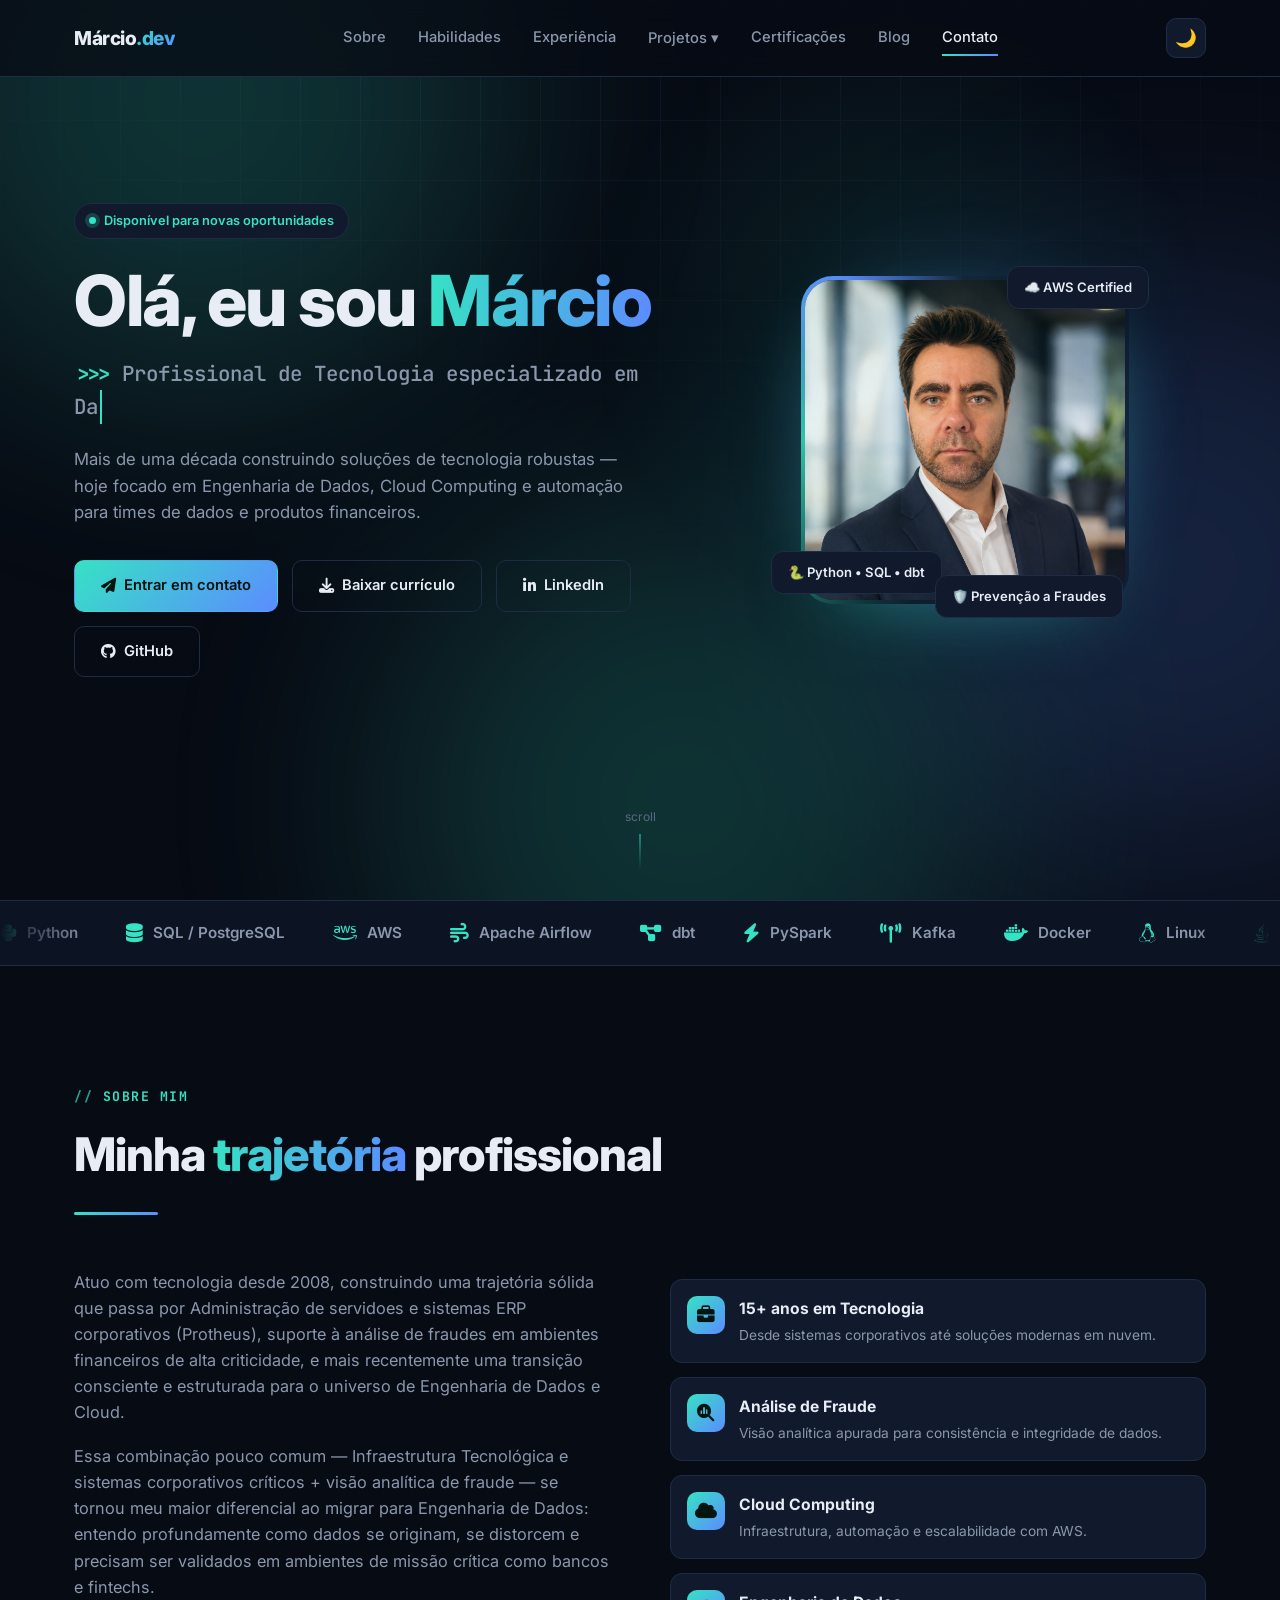
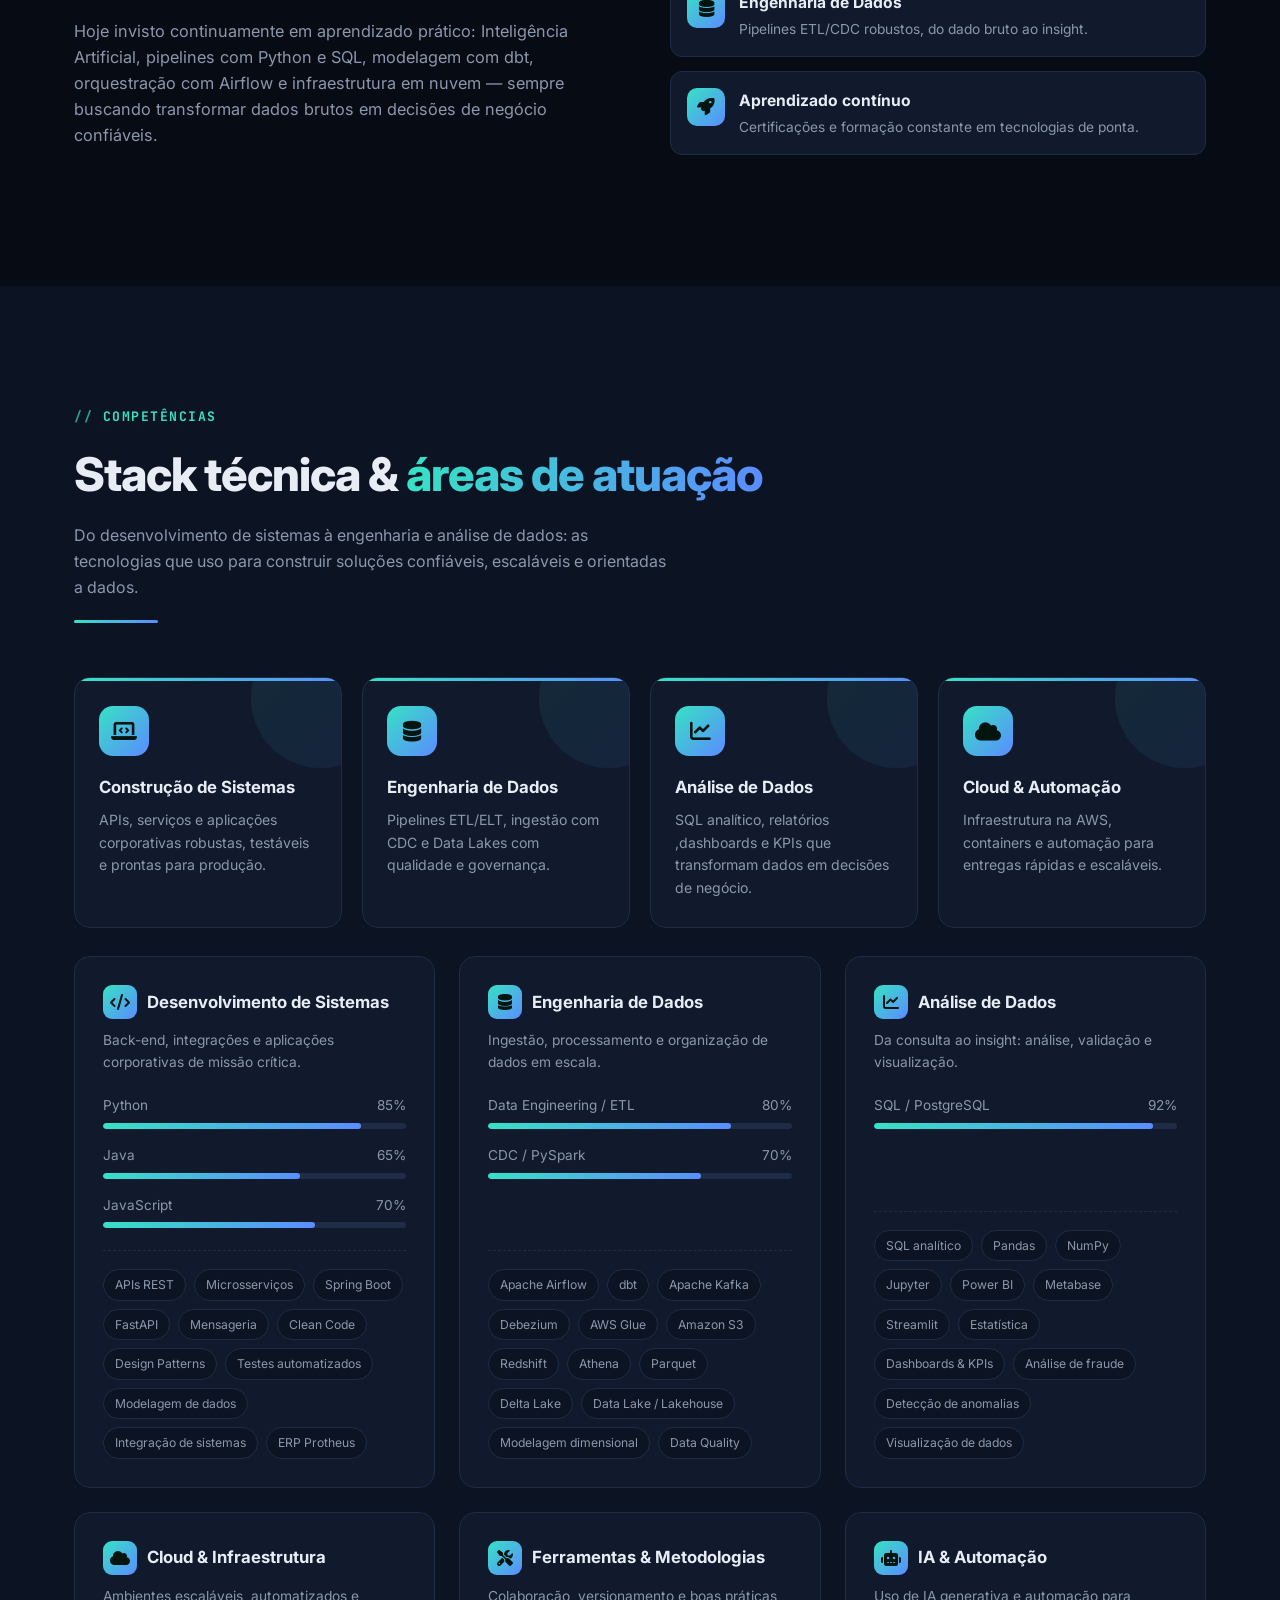
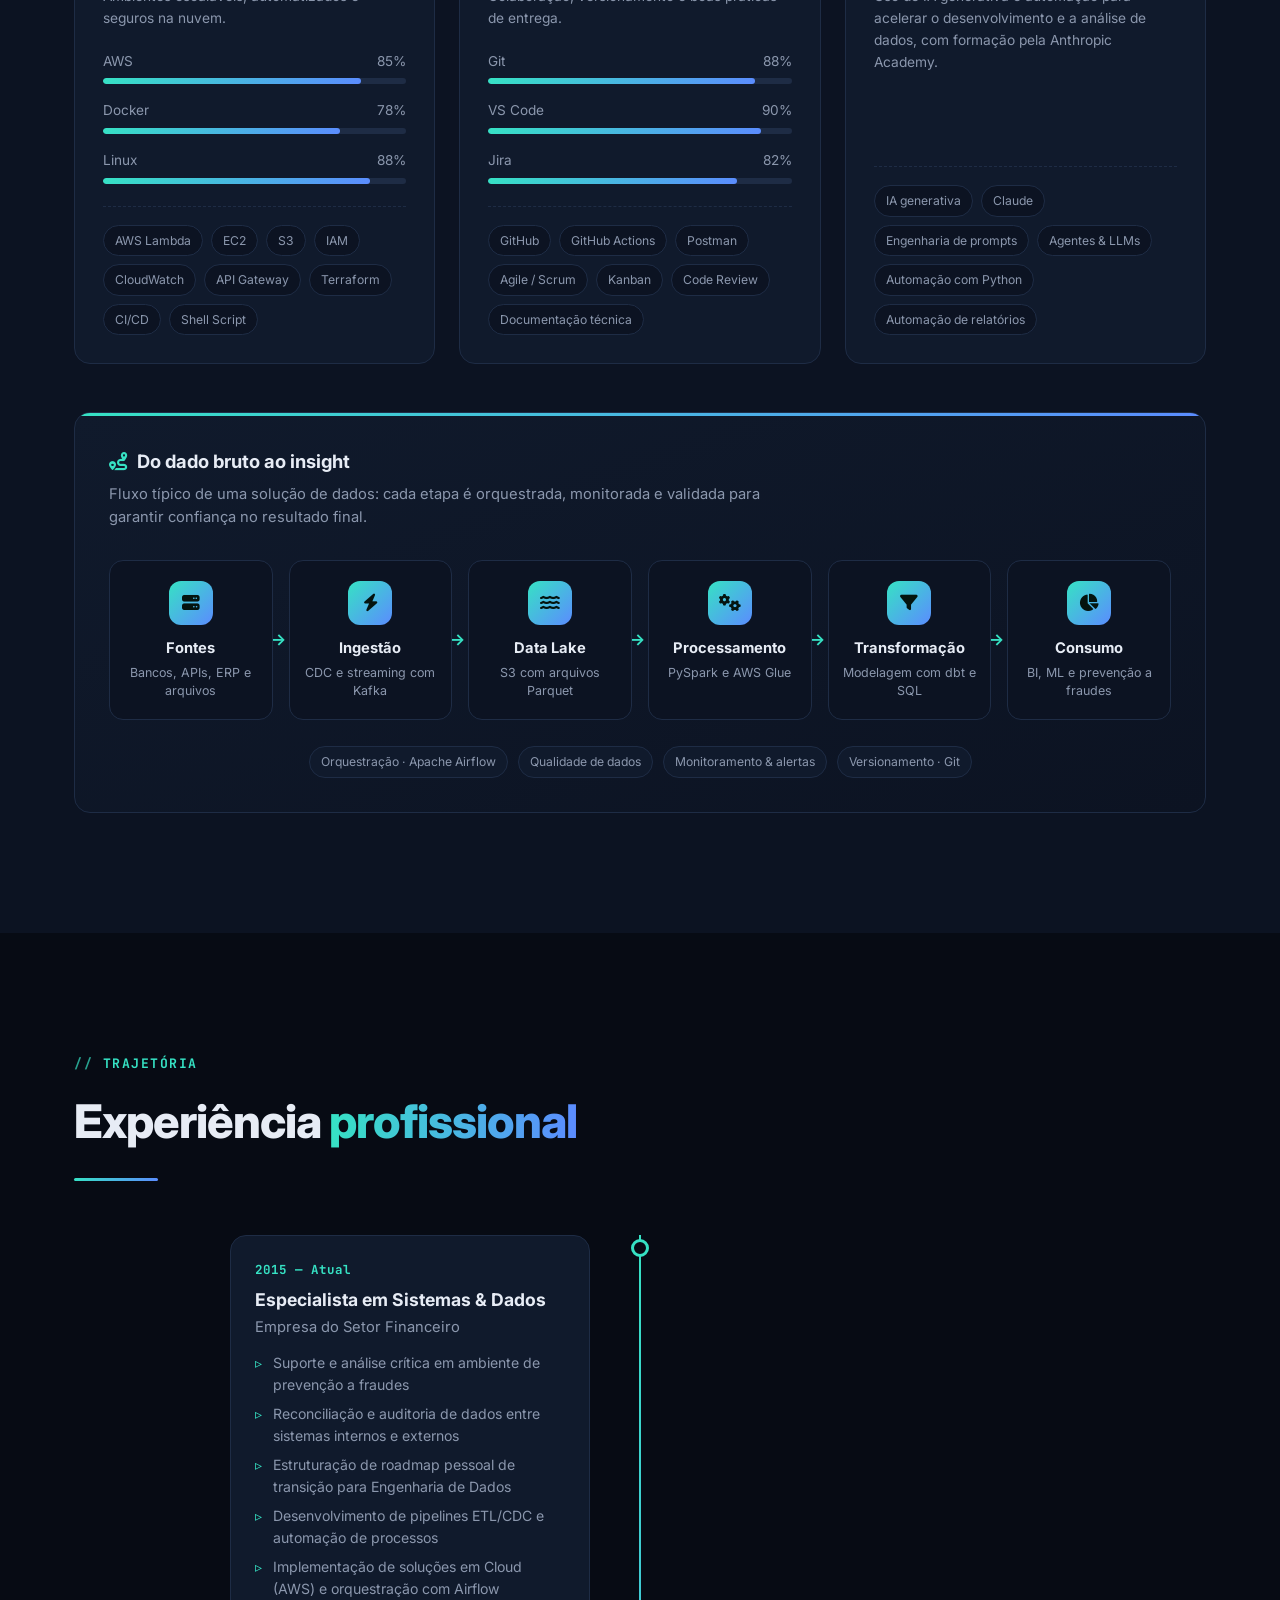
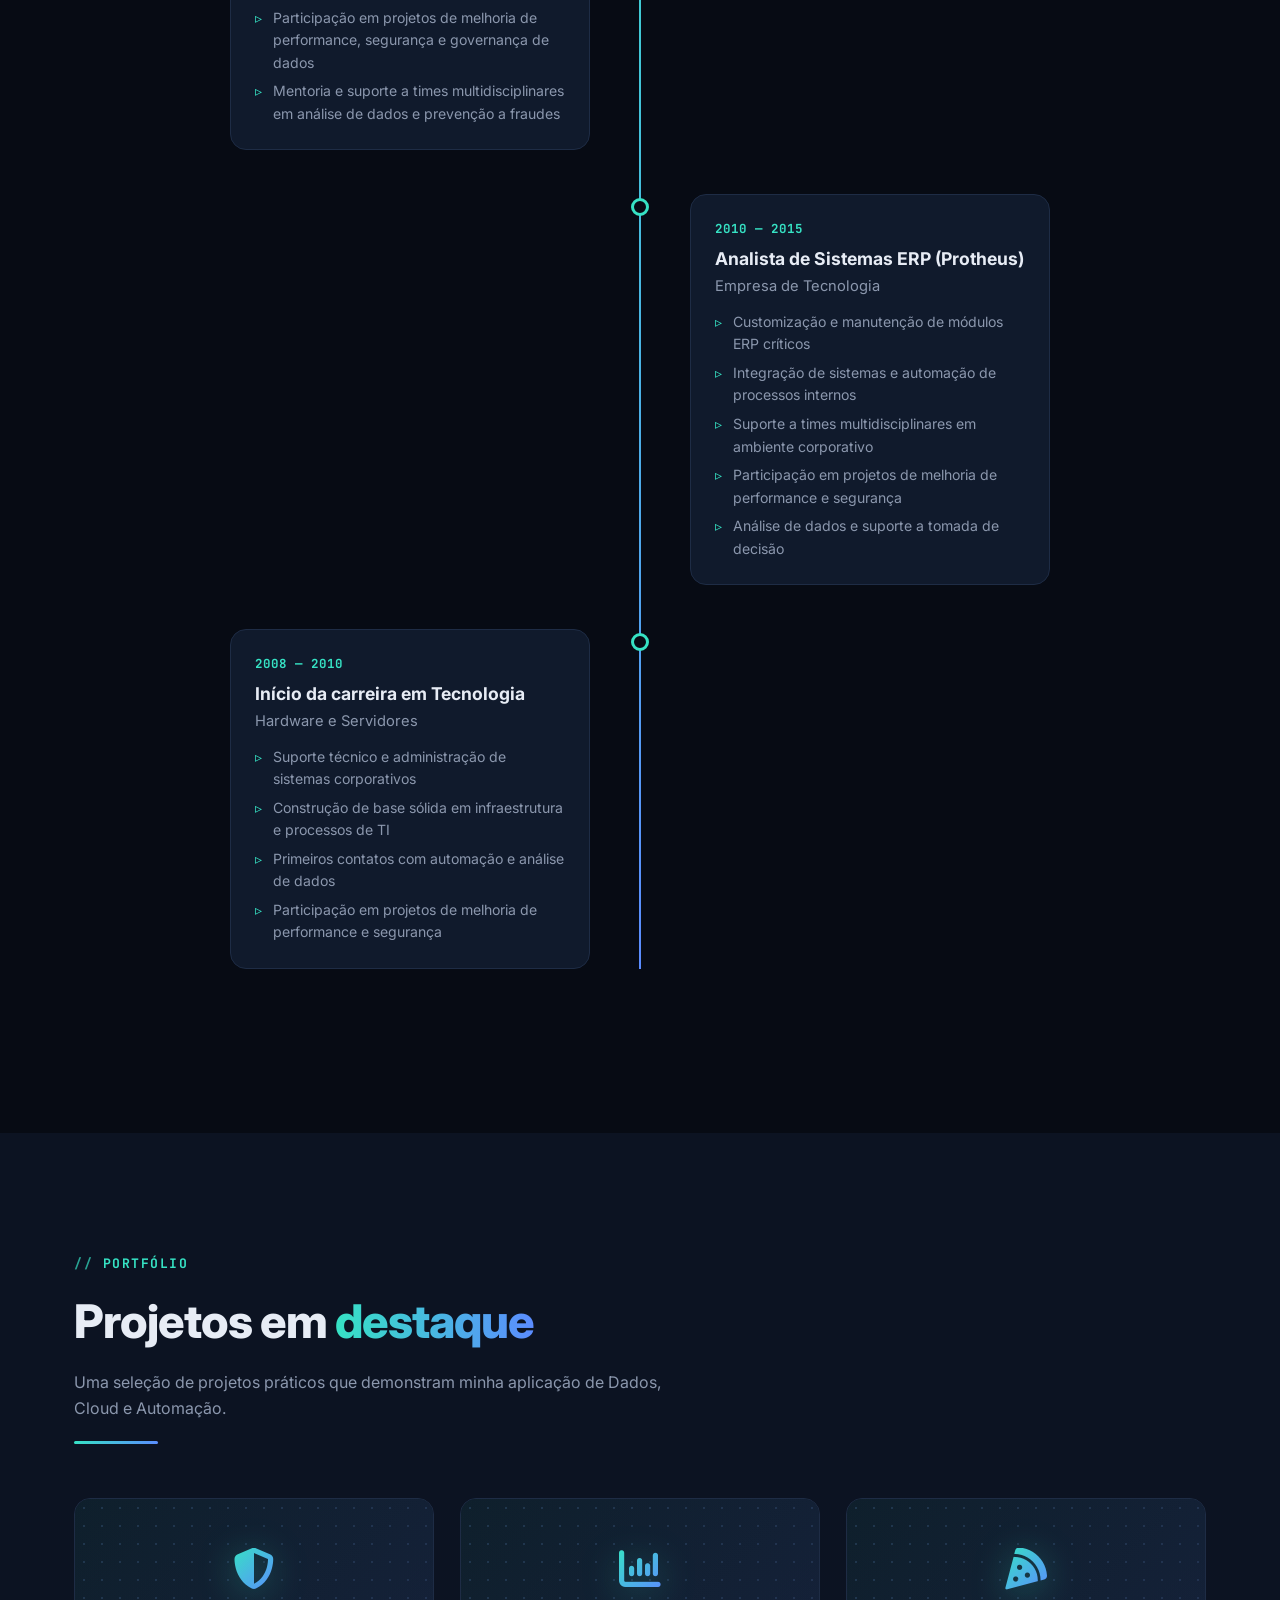
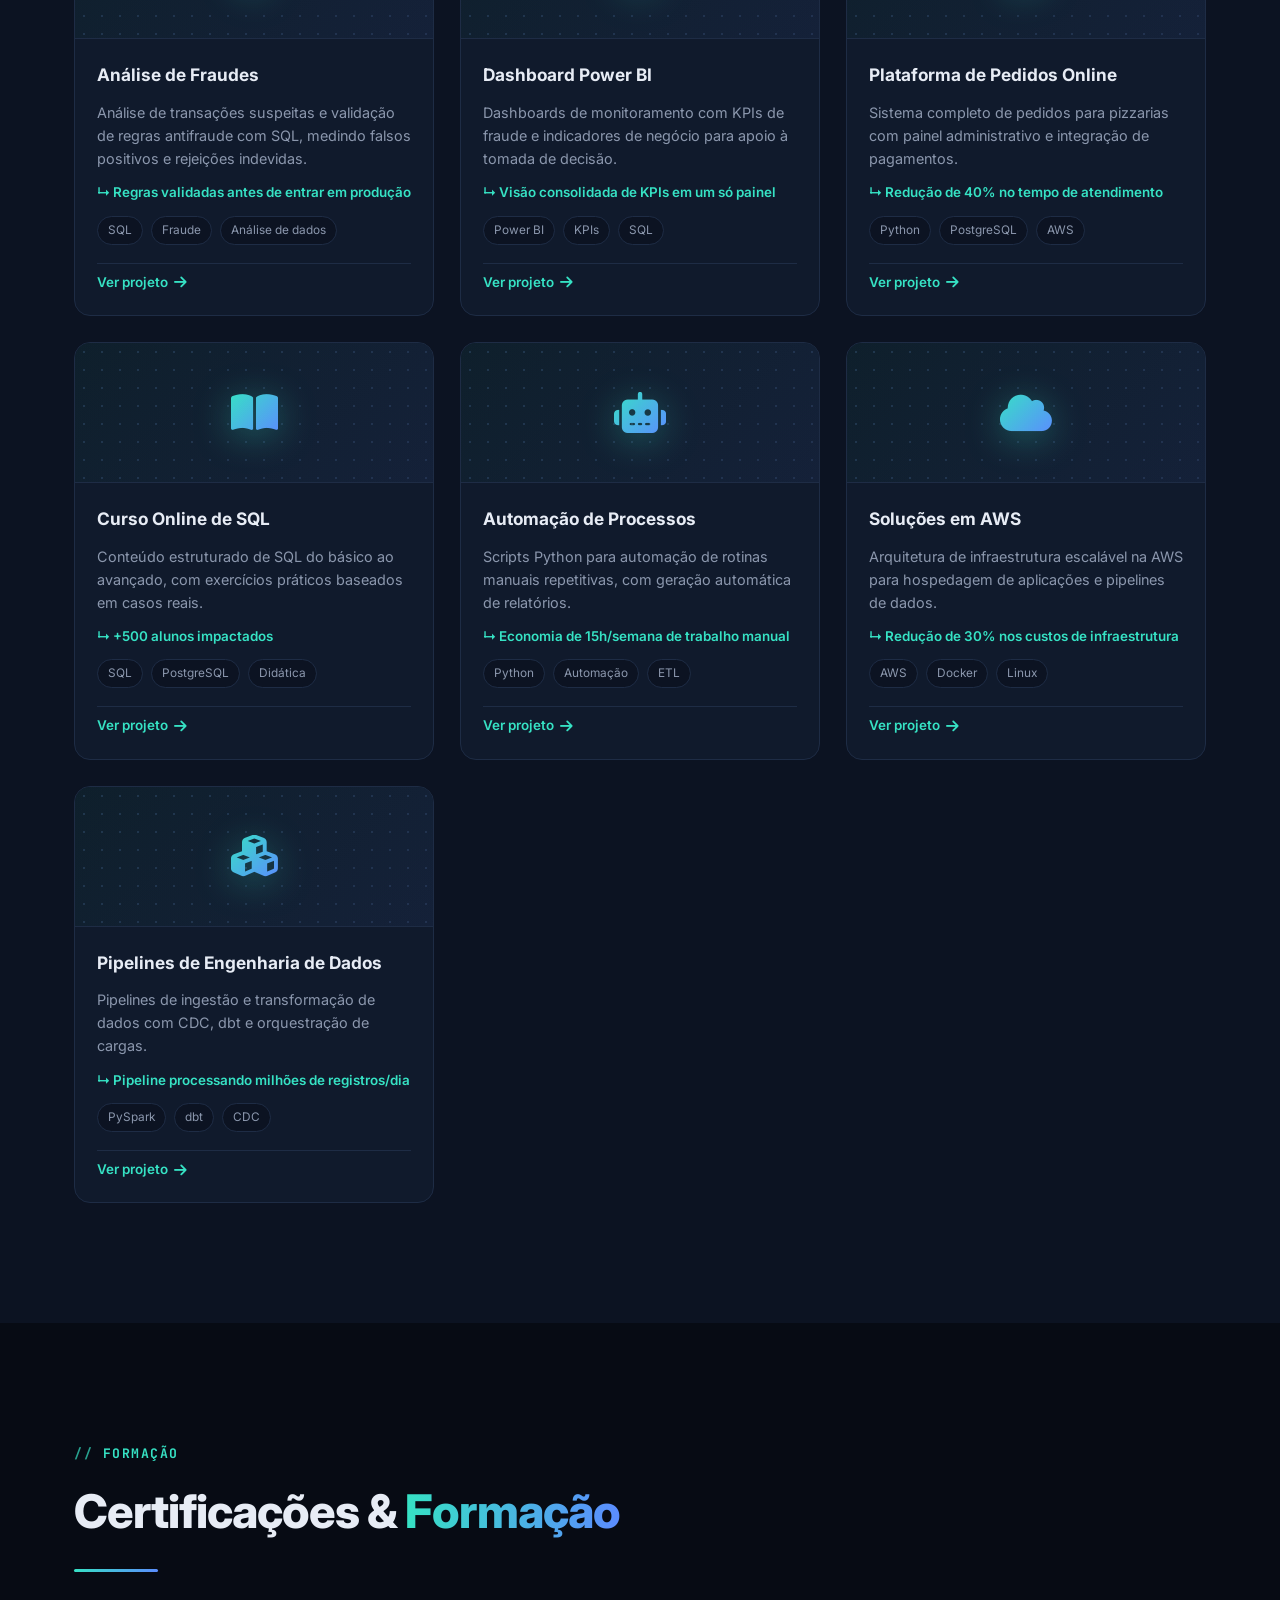
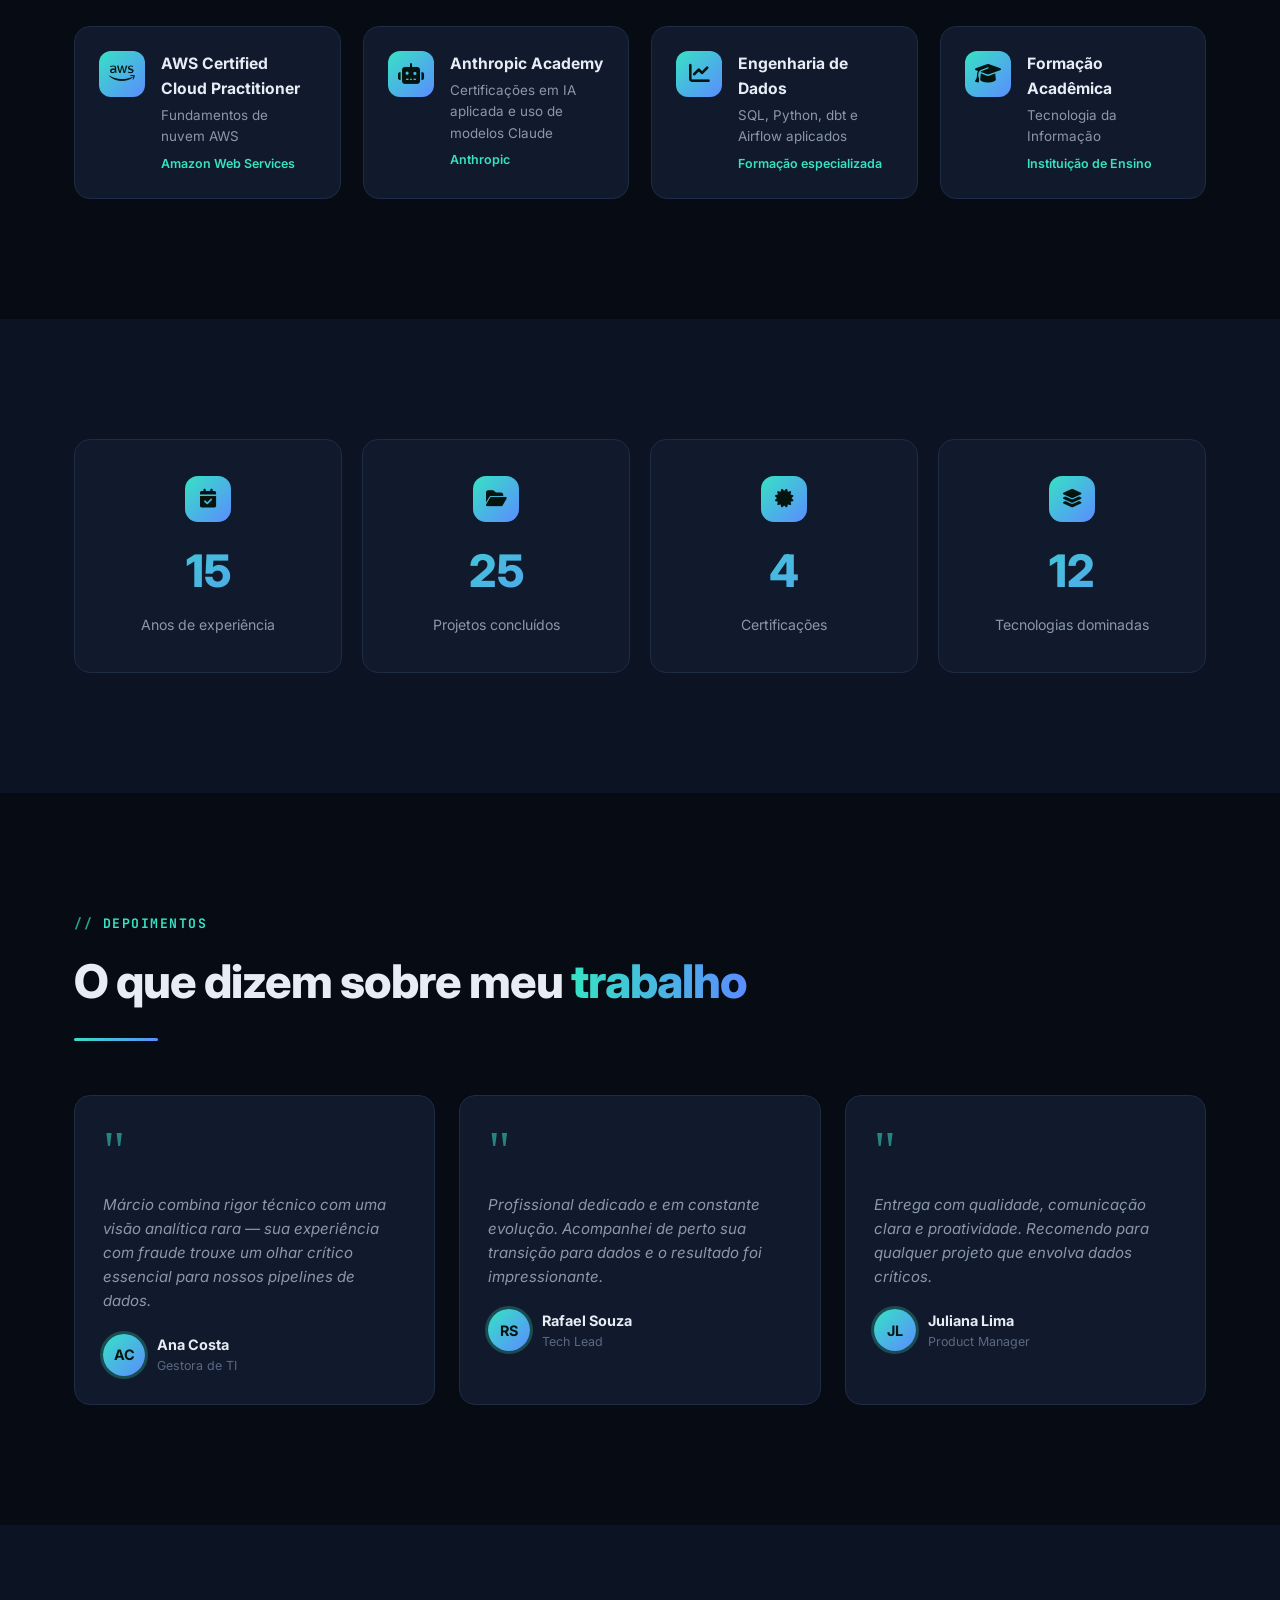
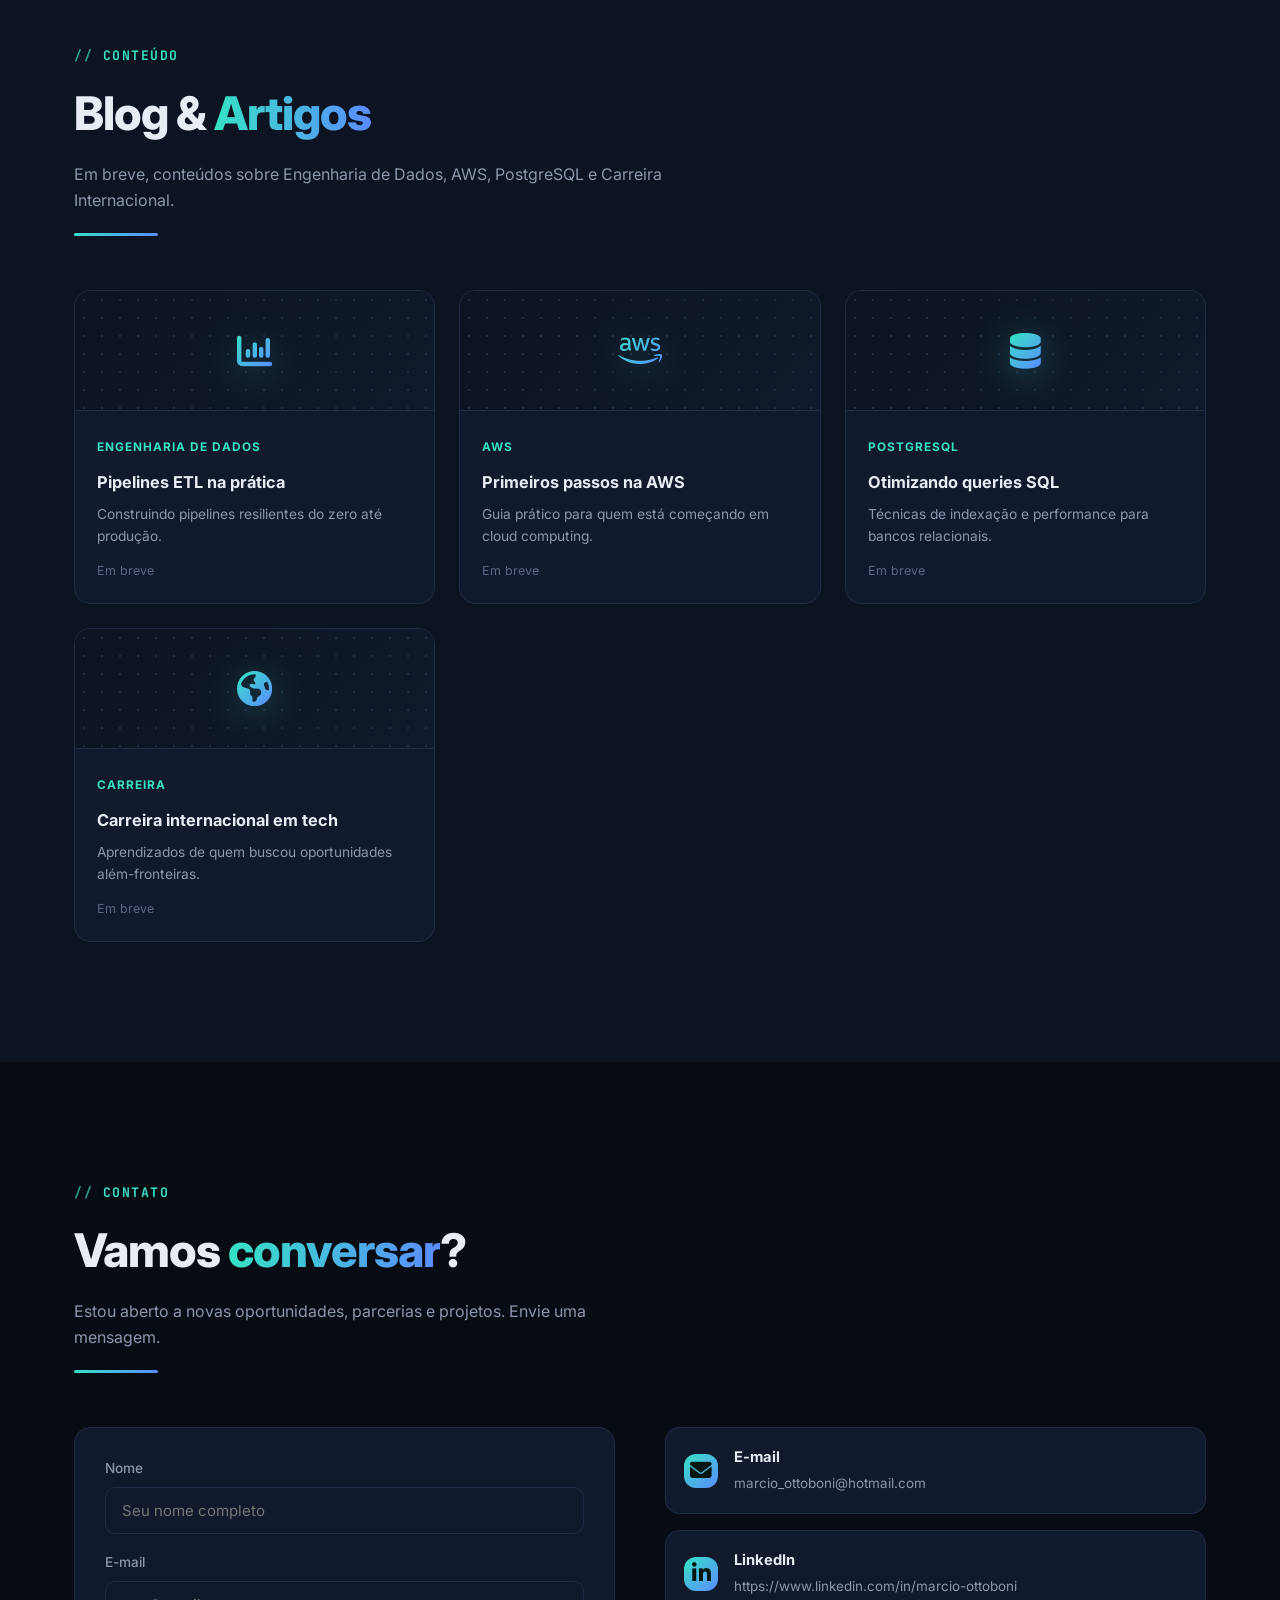
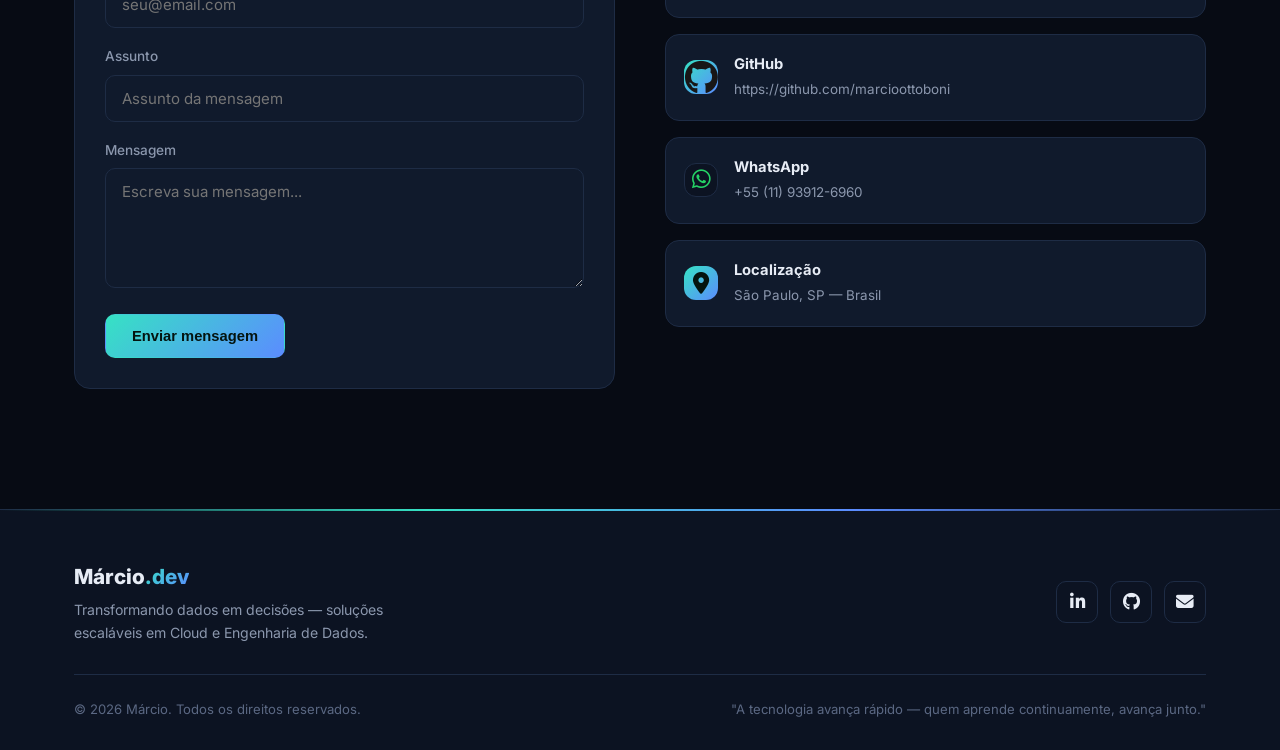
<file: index.html>
<!DOCTYPE html>
<html lang="pt-BR">
<head>
<meta charset="UTF-8">
<meta name="viewport" content="width=device-width, initial-scale=1.0">
<title>Márcio | Profissional de Tecnologia - Dados & Cloud.</title>
<meta name="description" content="Portfólio profissional de Márcio, especialista em Dados, Cloud Computing, AWS e Desenvolvimento de Soluções Escaláveis.">
<meta name="keywords" content="Márcio, Engenharia de Dados, AWS, Cloud Computing, Python, SQL, PostgreSQL, Data Engineer, Airflow, dbt, PySpark, Análise de Dados, Desenvolvimento de Sistemas">
<link rel="preconnect" href="https://fonts.googleapis.com">
<link href="https://fonts.googleapis.com/css2?family=Inter:wght@300;400;500;600;700;800&family=JetBrains+Mono:wght@400;500;600&display=swap" rel="stylesheet">
<link rel="stylesheet" href="https://cdnjs.cloudflare.com/ajax/libs/font-awesome/6.7.2/css/all.min.css">
<link rel="stylesheet" href="css/style.css?v=4">
</head>
<body data-theme="dark">

<div class="bg-decor">
  <div class="bg-grid"></div>
  <div class="glow glow1"></div>
  <div class="glow glow2"></div>
  <div class="glow glow3"></div>
</div>

<header>
  <div class="scroll-progress" id="scrollProgress"></div>
  <nav>
    <a href="#home" class="logo">Márcio<span>.dev</span></a>
    <div class="nav-links">
      <a href="#sobre">Sobre</a>
      <a href="#habilidades">Habilidades</a>
      <a href="#experiencia">Experiência</a>
      <div class="dropdown">
        <a href="#projetos" class="dropdown-toggle">Projetos ▾</a>
        <div class="dropdown-menu">
          <a href="projetos/analise-fraudes.html">Análise de Fraudes</a>
          <a href="projetos/dashboard-powerbi.html">Dashboard Power BI</a>
          <a href="projetos/plataforma-pedidos.html">Plataforma de Pedidos Online</a>
          <a href="projetos/curso-sql.html">Curso Online de SQL</a>
          <a href="projetos/automacao-processos.html">Automação de Processos</a>
          <a href="projetos/solucoes-aws.html">Soluções em AWS</a>
          <a href="projetos/pipelines-dados.html">Pipelines de Engenharia de Dados</a>
        </div>
      </div>
      <a href="#certificacoes">Certificações</a>
      <a href="#blog">Blog</a>
      <a href="#contato">Contato</a>
    </div>
    <div class="nav-actions">
      <button class="theme-toggle" id="themeToggle" aria-label="Alternar tema">🌙</button>
      <button class="burger" id="burger" aria-label="Menu"><span></span><span></span><span></span></button>
    </div>
  </nav>
  <div class="mobile-menu" id="mobileMenu">
    <a href="#sobre">Sobre</a>
    <a href="#habilidades">Habilidades</a>
    <a href="#experiencia">Experiência</a>
    <a href="#projetos">Projetos</a>
    <a href="#certificacoes">Certificações</a>
    <a href="#blog">Blog</a>
    <a href="#contato">Contato</a>
  </div>
</header>

<section class="hero" id="home">
  <canvas id="heroCanvas" aria-hidden="true"></canvas>
  <div class="hero-spotlight" aria-hidden="true"></div>
  <div class="container hero-grid">
    <div class="hero-copy">
      <div class="eyebrow"><span class="dot"></span> Disponível para novas oportunidades</div>
      <h1>Olá, eu sou <span class="accent">Márcio</span></h1>
      <div class="typewrap mono"><span id="typed"></span><span class="cursor">&nbsp;</span></div>
      <p class="desc">Mais de uma década construindo soluções de tecnologia robustas — hoje focado em Engenharia de Dados, Cloud Computing e automação para times de dados e produtos financeiros.</p>
      <div class="btn-row">
        <a href="#contato" class="btn btn-primary"><i class="fa-solid fa-paper-plane" aria-hidden="true"></i> Entrar em contato</a>
        <a href="docs/Marcio_Ottoboni_CV_Fraude_Risco.pdf" class="btn btn-outline" download><i class="fa-solid fa-download" aria-hidden="true"></i> Baixar currículo</a>
        <a href="https://www.linkedin.com/in/marcio-ottoboni" target="_blank" rel="noopener" class="btn btn-outline"><i class="fa-brands fa-linkedin-in" aria-hidden="true"></i> LinkedIn</a>
        <a href="https://github.com/marcioottoboni" target="_blank" rel="noopener" class="btn btn-outline"><i class="fa-brands fa-github" aria-hidden="true"></i> GitHub</a>
      </div>
    </div>
    <div class="hero-photo-wrap">
      <div class="photo-frame" id="photoFrame">
        <div class="hero-photo">
          <img src="img/Profile.png" alt="Foto de Márcio">
        </div>
      </div>
      <div class="float-badge b1">☁️ AWS Certified</div>
      <div class="float-badge b2">🐍 Python • SQL • dbt</div>
      <div class="float-badge b3">🛡️ Prevenção a Fraudes</div>
    </div>
  </div>
  <div class="scroll-cue"><span>scroll</span><span class="line"></span></div>
</section>

<div class="marquee" aria-label="Principais tecnologias">
  <div class="marquee-track">
    <div class="marquee-group">
      <span class="m-item"><i class="fa-brands fa-python" aria-hidden="true"></i> Python</span>
      <span class="m-item"><i class="fa-solid fa-database" aria-hidden="true"></i> SQL / PostgreSQL</span>
      <span class="m-item"><i class="fa-brands fa-aws" aria-hidden="true"></i> AWS</span>
      <span class="m-item"><i class="fa-solid fa-wind" aria-hidden="true"></i> Apache Airflow</span>
      <span class="m-item"><i class="fa-solid fa-diagram-project" aria-hidden="true"></i> dbt</span>
      <span class="m-item"><i class="fa-solid fa-bolt" aria-hidden="true"></i> PySpark</span>
      <span class="m-item"><i class="fa-solid fa-tower-broadcast" aria-hidden="true"></i> Kafka</span>
      <span class="m-item"><i class="fa-brands fa-docker" aria-hidden="true"></i> Docker</span>
      <span class="m-item"><i class="fa-brands fa-linux" aria-hidden="true"></i> Linux</span>
      <span class="m-item"><i class="fa-brands fa-java" aria-hidden="true"></i> Java</span>
      <span class="m-item"><i class="fa-brands fa-js" aria-hidden="true"></i> JavaScript</span>
      <span class="m-item"><i class="fa-brands fa-git-alt" aria-hidden="true"></i> Git</span>
      <span class="m-item"><i class="fa-solid fa-chart-column" aria-hidden="true"></i> Power BI</span>
    </div>
    <div class="marquee-group" aria-hidden="true">
      <span class="m-item"><i class="fa-brands fa-python"></i> Python</span>
      <span class="m-item"><i class="fa-solid fa-database"></i> SQL / PostgreSQL</span>
      <span class="m-item"><i class="fa-brands fa-aws"></i> AWS</span>
      <span class="m-item"><i class="fa-solid fa-wind"></i> Apache Airflow</span>
      <span class="m-item"><i class="fa-solid fa-diagram-project"></i> dbt</span>
      <span class="m-item"><i class="fa-solid fa-bolt"></i> PySpark</span>
      <span class="m-item"><i class="fa-solid fa-tower-broadcast"></i> Kafka</span>
      <span class="m-item"><i class="fa-brands fa-docker"></i> Docker</span>
      <span class="m-item"><i class="fa-brands fa-linux"></i> Linux</span>
      <span class="m-item"><i class="fa-brands fa-java"></i> Java</span>
      <span class="m-item"><i class="fa-brands fa-js"></i> JavaScript</span>
      <span class="m-item"><i class="fa-brands fa-git-alt"></i> Git</span>
      <span class="m-item"><i class="fa-solid fa-chart-column"></i> Power BI</span>
    </div>
  </div>
</div>

<section id="sobre">
  <div class="container">
    <div class="sec-head reveal">
      <span class="sec-tag">Sobre mim</span>
      <h2 class="sec-title">Minha <span class="accent">trajetória</span> profissional</h2>
    </div>
    <div class="about-grid">
      <div class="about-text reveal">
        <p>Atuo com tecnologia desde 2008, construindo uma trajetória sólida que passa por Administração de servidoes e sistemas ERP corporativos (Protheus), suporte à análise de fraudes em ambientes financeiros de alta criticidade, e mais recentemente uma transição consciente e estruturada para o universo de Engenharia de Dados e Cloud.</p>
        <p>Essa combinação pouco comum — Infraestrutura Tecnológica e sistemas corporativos críticos + visão analítica de fraude — se tornou meu maior diferencial ao migrar para Engenharia de Dados: entendo profundamente como dados se originam, se distorcem e precisam ser validados em ambientes de missão crítica como bancos e fintechs.</p>
        <p>Hoje invisto continuamente em aprendizado prático: Inteligência Artificial, pipelines com Python e SQL, modelagem com dbt, orquestração com Airflow e infraestrutura em nuvem — sempre buscando transformar dados brutos em decisões de negócio confiáveis.</p>
      </div>
      <div class="about-points reveal">
        <div class="about-point"><div class="ic"><i class="fa-solid fa-briefcase" aria-hidden="true"></i></div><div><h4>15+ anos em Tecnologia</h4><p>Desde sistemas corporativos até soluções modernas em nuvem.</p></div></div>
        <div class="about-point"><div class="ic"><i class="fa-solid fa-magnifying-glass-chart" aria-hidden="true"></i></div><div><h4>Análise de Fraude</h4><p>Visão analítica apurada para consistência e integridade de dados.</p></div></div>
        <div class="about-point"><div class="ic"><i class="fa-solid fa-cloud" aria-hidden="true"></i></div><div><h4>Cloud Computing</h4><p>Infraestrutura, automação e escalabilidade com AWS.</p></div></div>
        <div class="about-point"><div class="ic"><i class="fa-solid fa-database" aria-hidden="true"></i></div><div><h4>Engenharia de Dados</h4><p>Pipelines ETL/CDC robustos, do dado bruto ao insight.</p></div></div>
        <div class="about-point"><div class="ic"><i class="fa-solid fa-rocket" aria-hidden="true"></i></div><div><h4>Aprendizado contínuo</h4><p>Certificações e formação constante em tecnologias de ponta.</p></div></div>
      </div>
    </div>
  </div>
</section>

<section id="habilidades" class="section-alt">
  <div class="container">
    <div class="sec-head reveal">
      <span class="sec-tag">Competências</span>
      <h2 class="sec-title">Stack técnica &amp; <span class="accent">áreas de atuação</span></h2>
      <p class="sec-sub">Do desenvolvimento de sistemas à engenharia e análise de dados: as tecnologias que uso para construir soluções confiáveis, escaláveis e orientadas a dados.</p>
    </div>

    <!-- Áreas de atuação -->
    <div class="dominios-grid">
      <div class="dominio reveal">
        <div class="dominio-ic"><i class="fa-solid fa-laptop-code" aria-hidden="true"></i></div>
        <h3>Construção de Sistemas</h3>
        <p>APIs, serviços e aplicações corporativas robustas, testáveis e prontas para produção.</p>
      </div>
      <div class="dominio reveal">
        <div class="dominio-ic"><i class="fa-solid fa-database" aria-hidden="true"></i></div>
        <h3>Engenharia de Dados</h3>
        <p>Pipelines ETL/ELT, ingestão com CDC e Data Lakes com qualidade e governança.</p>
      </div>
      <div class="dominio reveal">
        <div class="dominio-ic"><i class="fa-solid fa-chart-line" aria-hidden="true"></i></div>
        <h3>Análise de Dados</h3>
        <p>SQL analítico, relatórios ,dashboards e KPIs que transformam dados em decisões de negócio.</p>
      </div>
      <div class="dominio reveal">
        <div class="dominio-ic"><i class="fa-solid fa-cloud" aria-hidden="true"></i></div>
        <h3>Cloud &amp; Automação</h3>
        <p>Infraestrutura na AWS, containers e automação para entregas rápidas e escaláveis.</p>
      </div>
    </div>

    <!-- Detalhamento por área -->
    <div class="habilidades-grid">

      <div class="habilidade-card reveal">
        <h3><span class="ic"><i class="fa-solid fa-code" aria-hidden="true"></i></span> Desenvolvimento de Sistemas</h3>
        <p class="habilidade-desc">Back-end, integrações e aplicações corporativas de missão crítica.</p>
        <div class="habilidade-bars">
          <div class="habilidade-item"><div class="row"><span>Python</span><span>85%</span></div><div class="habilidade-bar"><i data-w="85"></i></div></div>
          <div class="habilidade-item"><div class="row"><span>Java</span><span>65%</span></div><div class="habilidade-bar"><i data-w="65"></i></div></div>
          <div class="habilidade-item"><div class="row"><span>JavaScript</span><span>70%</span></div><div class="habilidade-bar"><i data-w="70"></i></div></div>
        </div>
        <div class="chip-row">
          <span class="chip">APIs REST</span><span class="chip">Microsserviços</span><span class="chip">Spring Boot</span><span class="chip">FastAPI</span><span class="chip">Mensageria</span><span class="chip">Clean Code</span><span class="chip">Design Patterns</span><span class="chip">Testes automatizados</span><span class="chip">Modelagem de dados</span><span class="chip">Integração de sistemas</span><span class="chip">ERP Protheus</span>
        </div>
      </div>

      <div class="habilidade-card reveal">
        <h3><span class="ic"><i class="fa-solid fa-database" aria-hidden="true"></i></span> Engenharia de Dados</h3>
        <p class="habilidade-desc">Ingestão, processamento e organização de dados em escala.</p>
        <div class="habilidade-bars">
          <div class="habilidade-item"><div class="row"><span>Data Engineering / ETL</span><span>80%</span></div><div class="habilidade-bar"><i data-w="80"></i></div></div>
          <div class="habilidade-item"><div class="row"><span>CDC / PySpark</span><span>70%</span></div><div class="habilidade-bar"><i data-w="70"></i></div></div>
        </div>
        <div class="chip-row">
          <span class="chip">Apache Airflow</span><span class="chip">dbt</span><span class="chip">Apache Kafka</span><span class="chip">Debezium</span><span class="chip">AWS Glue</span><span class="chip">Amazon S3</span><span class="chip">Redshift</span><span class="chip">Athena</span><span class="chip">Parquet</span><span class="chip">Delta Lake</span><span class="chip">Data Lake / Lakehouse</span><span class="chip">Modelagem dimensional</span><span class="chip">Data Quality</span>
        </div>
      </div>

      <div class="habilidade-card reveal">
        <h3><span class="ic"><i class="fa-solid fa-chart-line" aria-hidden="true"></i></span> Análise de Dados</h3>
        <p class="habilidade-desc">Da consulta ao insight: análise, validação e visualização.</p>
        <div class="habilidade-bars">
          <div class="habilidade-item"><div class="row"><span>SQL / PostgreSQL</span><span>92%</span></div><div class="habilidade-bar"><i data-w="92"></i></div></div>
        </div>
        <div class="chip-row">
          <span class="chip">SQL analítico</span><span class="chip">Pandas</span><span class="chip">NumPy</span><span class="chip">Jupyter</span><span class="chip">Power BI</span><span class="chip">Metabase</span><span class="chip">Streamlit</span><span class="chip">Estatística</span><span class="chip">Dashboards &amp; KPIs</span><span class="chip">Análise de fraude</span><span class="chip">Detecção de anomalias</span><span class="chip">Visualização de dados</span>
        </div>
      </div>

      <div class="habilidade-card reveal">
        <h3><span class="ic"><i class="fa-solid fa-cloud" aria-hidden="true"></i></span> Cloud &amp; Infraestrutura</h3>
        <p class="habilidade-desc">Ambientes escaláveis, automatizados e seguros na nuvem.</p>
        <div class="habilidade-bars">
          <div class="habilidade-item"><div class="row"><span>AWS</span><span>85%</span></div><div class="habilidade-bar"><i data-w="85"></i></div></div>
          <div class="habilidade-item"><div class="row"><span>Docker</span><span>78%</span></div><div class="habilidade-bar"><i data-w="78"></i></div></div>
          <div class="habilidade-item"><div class="row"><span>Linux</span><span>88%</span></div><div class="habilidade-bar"><i data-w="88"></i></div></div>
        </div>
        <div class="chip-row">
          <span class="chip">AWS Lambda</span><span class="chip">EC2</span><span class="chip">S3</span><span class="chip">IAM</span><span class="chip">CloudWatch</span><span class="chip">API Gateway</span><span class="chip">Terraform</span><span class="chip">CI/CD</span><span class="chip">Shell Script</span>
        </div>
      </div>

      <div class="habilidade-card reveal">
        <h3><span class="ic"><i class="fa-solid fa-screwdriver-wrench" aria-hidden="true"></i></span> Ferramentas &amp; Metodologias</h3>
        <p class="habilidade-desc">Colaboração, versionamento e boas práticas de entrega.</p>
        <div class="habilidade-bars">
          <div class="habilidade-item"><div class="row"><span>Git</span><span>88%</span></div><div class="habilidade-bar"><i data-w="88"></i></div></div>
          <div class="habilidade-item"><div class="row"><span>VS Code</span><span>90%</span></div><div class="habilidade-bar"><i data-w="90"></i></div></div>
          <div class="habilidade-item"><div class="row"><span>Jira</span><span>82%</span></div><div class="habilidade-bar"><i data-w="82"></i></div></div>
        </div>
        <div class="chip-row">
          <span class="chip">GitHub</span><span class="chip">GitHub Actions</span><span class="chip">Postman</span><span class="chip">Agile / Scrum</span><span class="chip">Kanban</span><span class="chip">Code Review</span><span class="chip">Documentação técnica</span>
        </div>
      </div>

      <div class="habilidade-card reveal">
        <h3><span class="ic"><i class="fa-solid fa-robot" aria-hidden="true"></i></span> IA &amp; Automação</h3>
        <p class="habilidade-desc">Uso de IA generativa e automação para acelerar o desenvolvimento e a análise de dados, com formação pela Anthropic Academy.</p>
        <div class="chip-row">
          <span class="chip">IA generativa</span><span class="chip">Claude</span><span class="chip">Engenharia de prompts</span><span class="chip">Agentes &amp; LLMs</span><span class="chip">Automação com Python</span><span class="chip">Automação de relatórios</span>
        </div>
      </div>

    </div>

    <!-- Fluxo de dados -->
    <div class="pipeline reveal">
      <div class="pipeline-head">
        <h3><i class="fa-solid fa-route" aria-hidden="true"></i> Do dado bruto ao insight</h3>
        <p>Fluxo típico de uma solução de dados: cada etapa é orquestrada, monitorada e validada para garantir confiança no resultado final.</p>
      </div>
      <div class="pipeline-flow">
        <div class="pipe-step"><div class="pipe-ic"><i class="fa-solid fa-server" aria-hidden="true"></i></div><h4>Fontes</h4><span>Bancos, APIs, ERP e arquivos</span></div>
        <div class="pipe-step"><div class="pipe-ic"><i class="fa-solid fa-bolt" aria-hidden="true"></i></div><h4>Ingestão</h4><span>CDC e streaming com Kafka</span></div>
        <div class="pipe-step"><div class="pipe-ic"><i class="fa-solid fa-water" aria-hidden="true"></i></div><h4>Data Lake</h4><span>S3 com arquivos Parquet</span></div>
        <div class="pipe-step"><div class="pipe-ic"><i class="fa-solid fa-gears" aria-hidden="true"></i></div><h4>Processamento</h4><span>PySpark e AWS Glue</span></div>
        <div class="pipe-step"><div class="pipe-ic"><i class="fa-solid fa-filter" aria-hidden="true"></i></div><h4>Transformação</h4><span>Modelagem com dbt e SQL</span></div>
        <div class="pipe-step"><div class="pipe-ic"><i class="fa-solid fa-chart-pie" aria-hidden="true"></i></div><h4>Consumo</h4><span>BI, ML e prevenção a fraudes</span></div>
      </div>
      <div class="pipeline-foot">
        <span class="chip">Orquestração · Apache Airflow</span><span class="chip">Qualidade de dados</span><span class="chip">Monitoramento &amp; alertas</span><span class="chip">Versionamento · Git</span>
      </div>
    </div>

  </div>
</section>

<section id="experiencia">
  <div class="container">
    <div class="sec-head reveal">
      <span class="sec-tag">Trajetória</span>
      <h2 class="sec-title">Experiência <span class="accent">profissional</span></h2>
    </div>
    <div class="timeline">
      <div class="tl-item reveal">
        <div class="tl-dot"></div>
        <div class="tl-card">
          <div class="tl-period mono">2015 — Atual</div>
          <div class="tl-role">Especialista em Sistemas & Dados</div>
          <div class="tl-company">Empresa do Setor Financeiro</div>
          <ul>
            <li>Suporte e análise crítica em ambiente de prevenção a fraudes</li>
            <li>Reconciliação e auditoria de dados entre sistemas internos e externos</li>
            <li>Estruturação de roadmap pessoal de transição para Engenharia de Dados</li>
            <li>Desenvolvimento de pipelines ETL/CDC e automação de processos</li>
            <li>Implementação de soluções em Cloud (AWS) e orquestração com Airflow</li>
            <li>Participação em projetos de melhoria de performance, segurança e governança de dados</li>
            <li> Mentoria e suporte a times multidisciplinares em análise de dados e prevenção a fraudes</li>

          </ul>
        </div>
      </div>
      <div class="tl-item reveal">
        <div class="tl-dot"></div>
        <div class="tl-card">
          <div class="tl-period mono">2010 — 2015</div>
          <div class="tl-role">Analista de Sistemas ERP (Protheus)</div>
          <div class="tl-company">Empresa de Tecnologia</div>
          <ul>
            <li>Customização e manutenção de módulos ERP críticos</li>
            <li>Integração de sistemas e automação de processos internos</li>
            <li>Suporte a times multidisciplinares em ambiente corporativo</li>
            <li>Participação em projetos de melhoria de performance e segurança</li>
            <li>Análise de dados e suporte a tomada de decisão</li>
          </ul>
        </div>
      </div>
      <div class="tl-item reveal">
        <div class="tl-dot"></div>
        <div class="tl-card">
          <div class="tl-period mono">2008 — 2010</div>
          <div class="tl-role">Início da carreira em Tecnologia</div>
          <div class="tl-company">Hardware e Servidores</div>
          <ul>
            <li>Suporte técnico e administração de sistemas corporativos</li>
            <li>Construção de base sólida em infraestrutura e processos de TI</li>
            <li>Primeiros contatos com automação e análise de dados</li>
            <li>Participação em projetos de melhoria de performance e segurança</li>
          </ul>
        </div>
      </div>
    </div>
  </div>
</section>

<section id="projetos" class="section-alt">
  <div class="container">
    <div class="sec-head reveal">
      <span class="sec-tag">Portfólio</span>
      <h2 class="sec-title">Projetos em <span class="accent">destaque</span></h2>
      <p class="sec-sub">Uma seleção de projetos práticos que demonstram minha aplicação de Dados, Cloud e Automação.</p>
    </div>
    <div class="proj-grid">
      <div class="proj-card reveal">
        <div class="proj-top"><i class="fa-solid fa-shield-halved" aria-hidden="true"></i></div>
        <div class="proj-body">
          <h3><a class="proj-open" href="projetos/analise-fraudes.html">Análise de Fraudes</a></h3>
          <p>Análise de transações suspeitas e validação de regras antifraude com SQL, medindo falsos positivos e rejeições indevidas.</p>
          <span class="proj-result">↳ Regras validadas antes de entrar em produção</span>
          <div class="tag-row"><span class="tag">SQL</span><span class="tag">Fraude</span><span class="tag">Análise de dados</span></div>
          <div class="proj-links"><a class="proj-more" href="projetos/analise-fraudes.html">Ver projeto <i class="fa-solid fa-arrow-right" aria-hidden="true"></i></a></div>
        </div>
      </div>
      <div class="proj-card reveal">
        <div class="proj-top"><i class="fa-solid fa-chart-column" aria-hidden="true"></i></div>
        <div class="proj-body">
          <h3><a class="proj-open" href="projetos/dashboard-powerbi.html">Dashboard Power BI</a></h3>
          <p>Dashboards de monitoramento com KPIs de fraude e indicadores de negócio para apoio à tomada de decisão.</p>
          <span class="proj-result">↳ Visão consolidada de KPIs em um só painel</span>
          <div class="tag-row"><span class="tag">Power BI</span><span class="tag">KPIs</span><span class="tag">SQL</span></div>
          <div class="proj-links"><a class="proj-more" href="projetos/dashboard-powerbi.html">Ver projeto <i class="fa-solid fa-arrow-right" aria-hidden="true"></i></a></div>
        </div>
      </div>
      <div class="proj-card reveal">
        <div class="proj-top"><i class="fa-solid fa-pizza-slice" aria-hidden="true"></i></div>
        <div class="proj-body">
          <h3><a class="proj-open" href="projetos/plataforma-pedidos.html">Plataforma de Pedidos Online</a></h3>
          <p>Sistema completo de pedidos para pizzarias com painel administrativo e integração de pagamentos.</p>
          <span class="proj-result">↳ Redução de 40% no tempo de atendimento</span>
          <div class="tag-row"><span class="tag">Python</span><span class="tag">PostgreSQL</span><span class="tag">AWS</span></div>
          <div class="proj-links"><a class="proj-more" href="projetos/plataforma-pedidos.html">Ver projeto <i class="fa-solid fa-arrow-right" aria-hidden="true"></i></a></div>
        </div>
      </div>
      <div class="proj-card reveal">
        <div class="proj-top"><i class="fa-solid fa-book-open" aria-hidden="true"></i></div>
        <div class="proj-body">
          <h3><a class="proj-open" href="projetos/curso-sql.html">Curso Online de SQL</a></h3>
          <p>Conteúdo estruturado de SQL do básico ao avançado, com exercícios práticos baseados em casos reais.</p>
          <span class="proj-result">↳ +500 alunos impactados</span>
          <div class="tag-row"><span class="tag">SQL</span><span class="tag">PostgreSQL</span><span class="tag">Didática</span></div>
          <div class="proj-links"><a class="proj-more" href="projetos/curso-sql.html">Ver projeto <i class="fa-solid fa-arrow-right" aria-hidden="true"></i></a></div>
        </div>
      </div>
      <div class="proj-card reveal">
        <div class="proj-top"><i class="fa-solid fa-robot" aria-hidden="true"></i></div>
        <div class="proj-body">
          <h3><a class="proj-open" href="projetos/automacao-processos.html">Automação de Processos</a></h3>
          <p>Scripts Python para automação de rotinas manuais repetitivas, com geração automática de relatórios.</p>
          <span class="proj-result">↳ Economia de 15h/semana de trabalho manual</span>
          <div class="tag-row"><span class="tag">Python</span><span class="tag">Automação</span><span class="tag">ETL</span></div>
          <div class="proj-links"><a class="proj-more" href="projetos/automacao-processos.html">Ver projeto <i class="fa-solid fa-arrow-right" aria-hidden="true"></i></a></div>
        </div>
      </div>
      <div class="proj-card reveal">
        <div class="proj-top"><i class="fa-solid fa-cloud" aria-hidden="true"></i></div>
        <div class="proj-body">
          <h3><a class="proj-open" href="projetos/solucoes-aws.html">Soluções em AWS</a></h3>
          <p>Arquitetura de infraestrutura escalável na AWS para hospedagem de aplicações e pipelines de dados.</p>
          <span class="proj-result">↳ Redução de 30% nos custos de infraestrutura</span>
          <div class="tag-row"><span class="tag">AWS</span><span class="tag">Docker</span><span class="tag">Linux</span></div>
          <div class="proj-links"><a class="proj-more" href="projetos/solucoes-aws.html">Ver projeto <i class="fa-solid fa-arrow-right" aria-hidden="true"></i></a></div>
        </div>
      </div>
      <div class="proj-card reveal">
        <div class="proj-top"><i class="fa-solid fa-cubes" aria-hidden="true"></i></div>
        <div class="proj-body">
          <h3><a class="proj-open" href="projetos/pipelines-dados.html">Pipelines de Engenharia de Dados</a></h3>
          <p>Pipelines de ingestão e transformação de dados com CDC, dbt e orquestração de cargas.</p>
          <span class="proj-result">↳ Pipeline processando milhões de registros/dia</span>
          <div class="tag-row"><span class="tag">PySpark</span><span class="tag">dbt</span><span class="tag">CDC</span></div>
          <div class="proj-links"><a class="proj-more" href="projetos/pipelines-dados.html">Ver projeto <i class="fa-solid fa-arrow-right" aria-hidden="true"></i></a></div>
        </div>
      </div>
    </div>
  </div>
</section>

<section id="certificacoes">
  <div class="container">
    <div class="sec-head reveal">
      <span class="sec-tag">Formação</span>
      <h2 class="sec-title">Certificações & <span class="accent">Formação</span></h2>
    </div>
    <div class="cert-grid">
      <div class="cert-card reveal"><div class="cert-ic"><i class="fa-brands fa-aws" aria-hidden="true"></i></div><div><h4>AWS Certified Cloud Practitioner</h4><p>Fundamentos de nuvem AWS</p><span class="org">Amazon Web Services</span></div></div>
      <div class="cert-card reveal"><div class="cert-ic"><i class="fa-solid fa-robot" aria-hidden="true"></i></div><div><h4>Anthropic Academy</h4><p>Certificações em IA aplicada e uso de modelos Claude</p><span class="org">Anthropic</span></div></div>
      <div class="cert-card reveal"><div class="cert-ic"><i class="fa-solid fa-chart-line" aria-hidden="true"></i></div><div><h4>Engenharia de Dados</h4><p>SQL, Python, dbt e Airflow aplicados</p><span class="org">Formação especializada</span></div></div>
      <div class="cert-card reveal"><div class="cert-ic"><i class="fa-solid fa-graduation-cap" aria-hidden="true"></i></div><div><h4>Formação Acadêmica</h4><p>Tecnologia da Informação</p><span class="org">Instituição de Ensino</span></div></div>
    </div>
  </div>
</section>

<section class="section-alt">
  <div class="container">
    <div class="stats-grid">
      <div class="stat-card reveal"><div class="stat-ic"><i class="fa-solid fa-calendar-check" aria-hidden="true"></i></div><div class="stat-num" data-target="15">0</div><div class="stat-label">Anos de experiência</div></div>
      <div class="stat-card reveal"><div class="stat-ic"><i class="fa-solid fa-folder-open" aria-hidden="true"></i></div><div class="stat-num" data-target="25">0</div><div class="stat-label">Projetos concluídos</div></div>
      <div class="stat-card reveal"><div class="stat-ic"><i class="fa-solid fa-certificate" aria-hidden="true"></i></div><div class="stat-num" data-target="4">0</div><div class="stat-label">Certificações</div></div>
      <div class="stat-card reveal"><div class="stat-ic"><i class="fa-solid fa-layer-group" aria-hidden="true"></i></div><div class="stat-num" data-target="12">0</div><div class="stat-label">Tecnologias dominadas</div></div>
    </div>
  </div>
</section>

<section>
  <div class="container">
    <div class="sec-head reveal">
      <span class="sec-tag">Depoimentos</span>
      <h2 class="sec-title">O que dizem sobre meu <span class="accent">trabalho</span></h2>
    </div>
    <div class="test-grid">
      <div class="test-card reveal">
        <div class="quote-mark">"</div>
        <p>Márcio combina rigor técnico com uma visão analítica rara — sua experiência com fraude trouxe um olhar crítico essencial para nossos pipelines de dados.</p>
        <div class="test-person"><div class="test-avatar">AC</div><div><div class="test-name">Ana Costa</div><div class="test-role">Gestora de TI</div></div></div>
      </div>
      <div class="test-card reveal">
        <div class="quote-mark">"</div>
        <p>Profissional dedicado e em constante evolução. Acompanhei de perto sua transição para dados e o resultado foi impressionante.</p>
        <div class="test-person"><div class="test-avatar">RS</div><div><div class="test-name">Rafael Souza</div><div class="test-role">Tech Lead</div></div></div>
      </div>
      <div class="test-card reveal">
        <div class="quote-mark">"</div>
        <p>Entrega com qualidade, comunicação clara e proatividade. Recomendo para qualquer projeto que envolva dados críticos.</p>
        <div class="test-person"><div class="test-avatar">JL</div><div><div class="test-name">Juliana Lima</div><div class="test-role">Product Manager</div></div></div>
      </div>
    </div>
  </div>
</section>

<section id="blog" class="section-alt">
  <div class="container">
    <div class="sec-head reveal">
      <span class="sec-tag">Conteúdo</span>
      <h2 class="sec-title">Blog & <span class="accent">Artigos</span></h2>
      <p class="sec-sub">Em breve, conteúdos sobre Engenharia de Dados, AWS, PostgreSQL e Carreira Internacional.</p>
    </div>
    <div class="blog-grid">
      <div class="blog-card reveal"><div class="blog-top"><i class="fa-solid fa-chart-column" aria-hidden="true"></i></div><div class="blog-body"><span class="blog-cat">Engenharia de Dados</span><h3>Pipelines ETL na prática</h3><p>Construindo pipelines resilientes do zero até produção.</p><div class="blog-meta">Em breve</div></div></div>
      <div class="blog-card reveal"><div class="blog-top"><i class="fa-brands fa-aws" aria-hidden="true"></i></div><div class="blog-body"><span class="blog-cat">AWS</span><h3>Primeiros passos na AWS</h3><p>Guia prático para quem está começando em cloud computing.</p><div class="blog-meta">Em breve</div></div></div>
      <div class="blog-card reveal"><div class="blog-top"><i class="fa-solid fa-database" aria-hidden="true"></i></div><div class="blog-body"><span class="blog-cat">PostgreSQL</span><h3>Otimizando queries SQL</h3><p>Técnicas de indexação e performance para bancos relacionais.</p><div class="blog-meta">Em breve</div></div></div>
      <div class="blog-card reveal"><div class="blog-top"><i class="fa-solid fa-earth-americas" aria-hidden="true"></i></div><div class="blog-body"><span class="blog-cat">Carreira</span><h3>Carreira internacional em tech</h3><p>Aprendizados de quem buscou oportunidades além-fronteiras.</p><div class="blog-meta">Em breve</div></div></div>
    </div>
  </div>
</section>

<section id="contato">
  <div class="container">
    <div class="sec-head reveal">
      <span class="sec-tag">Contato</span>
      <h2 class="sec-title">Vamos <span class="accent">conversar</span>?</h2>
      <p class="sec-sub">Estou aberto a novas oportunidades, parcerias e projetos. Envie uma mensagem.</p>
    </div>
    <div class="contact-grid">
      <form class="reveal" id="contactForm">
        <input type="hidden" name="access_key" value="b68c5ff8-a1aa-435b-b0ad-1c11fbfea88e">
        <input type="hidden" name="from_name" value="Portfólio Márcio">
        <input type="checkbox" name="botcheck" style="display:none" tabindex="-1" autocomplete="off">
        <div class="form-group"><label for="f-name">Nome</label><input type="text" id="f-name" name="name" required placeholder="Seu nome completo"></div>
        <div class="form-group"><label for="f-email">E-mail</label><input type="email" id="f-email" name="email" required placeholder="seu@email.com"></div>
        <div class="form-group"><label for="f-subject">Assunto</label><input type="text" id="f-subject" name="subject" required placeholder="Assunto da mensagem"></div>
        <div class="form-group"><label for="f-message">Mensagem</label><textarea id="f-message" name="message" required placeholder="Escreva sua mensagem..."></textarea></div>
        <button type="submit" class="btn btn-primary">Enviar mensagem</button>
        <div class="form-msg" id="formMsg" role="status" aria-live="polite"></div>
      </form>
      <div class="contact-info reveal">
        <a class="contact-card" href="mailto:marcio_ottoboni@hotmail.com?subject=Contato%20pelo%20portf%C3%B3lio"><div class="ic"><i class="fa-solid fa-envelope" aria-hidden="true"></i></div><div><h4>E-mail</h4><span>marcio_ottoboni@hotmail.com</span></div></a>
        <a class="contact-card" href="https://www.linkedin.com/in/marcio-ottoboni" target="_blank" rel="noopener"><div class="ic"><i class="fa-brands fa-linkedin-in" aria-hidden="true"></i></div><div><h4>LinkedIn</h4><span>https://www.linkedin.com/in/marcio-ottoboni</span></div></a>
       
        <a class="contact-card" href="https://github.com/marcioottoboni" target="_blank" rel="noopener">
    <div class="ic">
        <i class="fa-brands fa-github" style="font-size: 34px; color: #181717;"></i>
    </div>
    <div>
        <h4>GitHub</h4>
        <span>https://github.com/marcioottoboni</span>
    </div>
</a>
        <a class="contact-card" href="https://wa.me/5511939126960?text=Ol%C3%A1%20M%C3%A1rcio%2C%20vi%20seu%20portf%C3%B3lio%20e%20gostaria%20de%20conversar." target="_blank" rel="noopener"><div class="ic wa"><i class="fa-brands fa-whatsapp" aria-hidden="true"></i></div><div><h4>WhatsApp</h4><span>+55 (11) 93912-6960</span></div></a>
        <div class="contact-card"><div class="ic"><i class="fa-solid fa-location-dot" aria-hidden="true"></i></div><div><h4>Localização</h4><span>São Paulo, SP — Brasil</span></div></div>
      </div>
    </div>
  </div>
</section>

<footer>
  <div class="container">
    <div class="footer-grid">
      <div>
        <div class="footer-logo">Márcio<span style="background:var(--accent-grad);-webkit-background-clip:text;background-clip:text;color:transparent;">.dev</span></div>
        <p class="footer-tag">Transformando dados em decisões — soluções escaláveis em Cloud e Engenharia de Dados.</p>
      </div>
      <div class="footer-social">
        <a href="https://www.linkedin.com/in/marcio-ottoboni" target="_blank" rel="noopener" aria-label="LinkedIn"><i class="fa-brands fa-linkedin-in" aria-hidden="true"></i></a>
        <a href="https://github.com/marcioottoboni" target="_blank" rel="noopener" aria-label="GitHub"><i class="fa-brands fa-github" aria-hidden="true"></i></a>
        <a href="mailto:marcio_ottoboni@hotmail.com?subject=Contato%20pelo%20portf%C3%B3lio" aria-label="Enviar e-mail"><i class="fa-solid fa-envelope" aria-hidden="true"></i></a>
      </div>
    </div>
    <div class="footer-bottom">
      <span>© 2026 Márcio. Todos os direitos reservados.</span>
      <span>"A tecnologia avança rápido — quem aprende continuamente, avança junto."</span>
    </div>
  </div>
</footer>

<button class="back-top" id="backTop" aria-label="Voltar ao topo">↑</button>

<script src="js/common.js?v=4"></script>
<script src="js/home.js?v=4"></script>
</body>
</html>
</file>
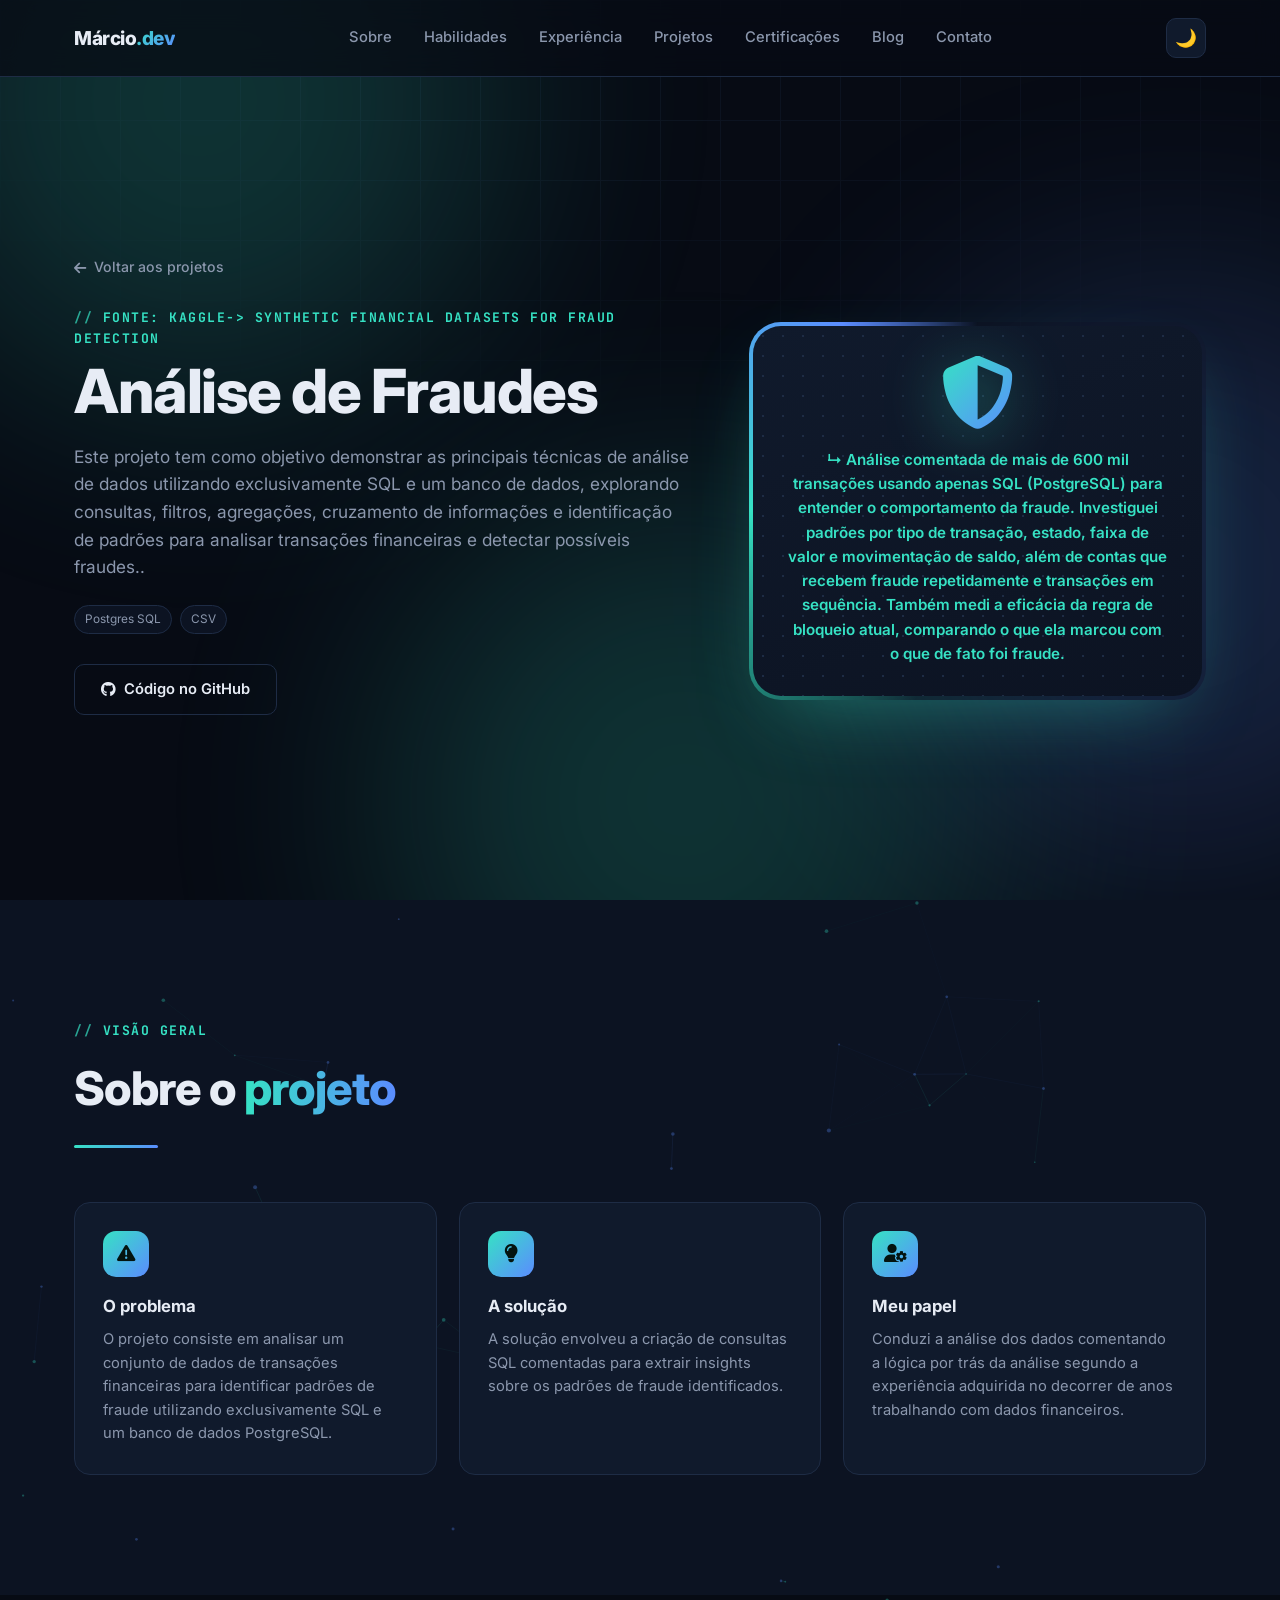
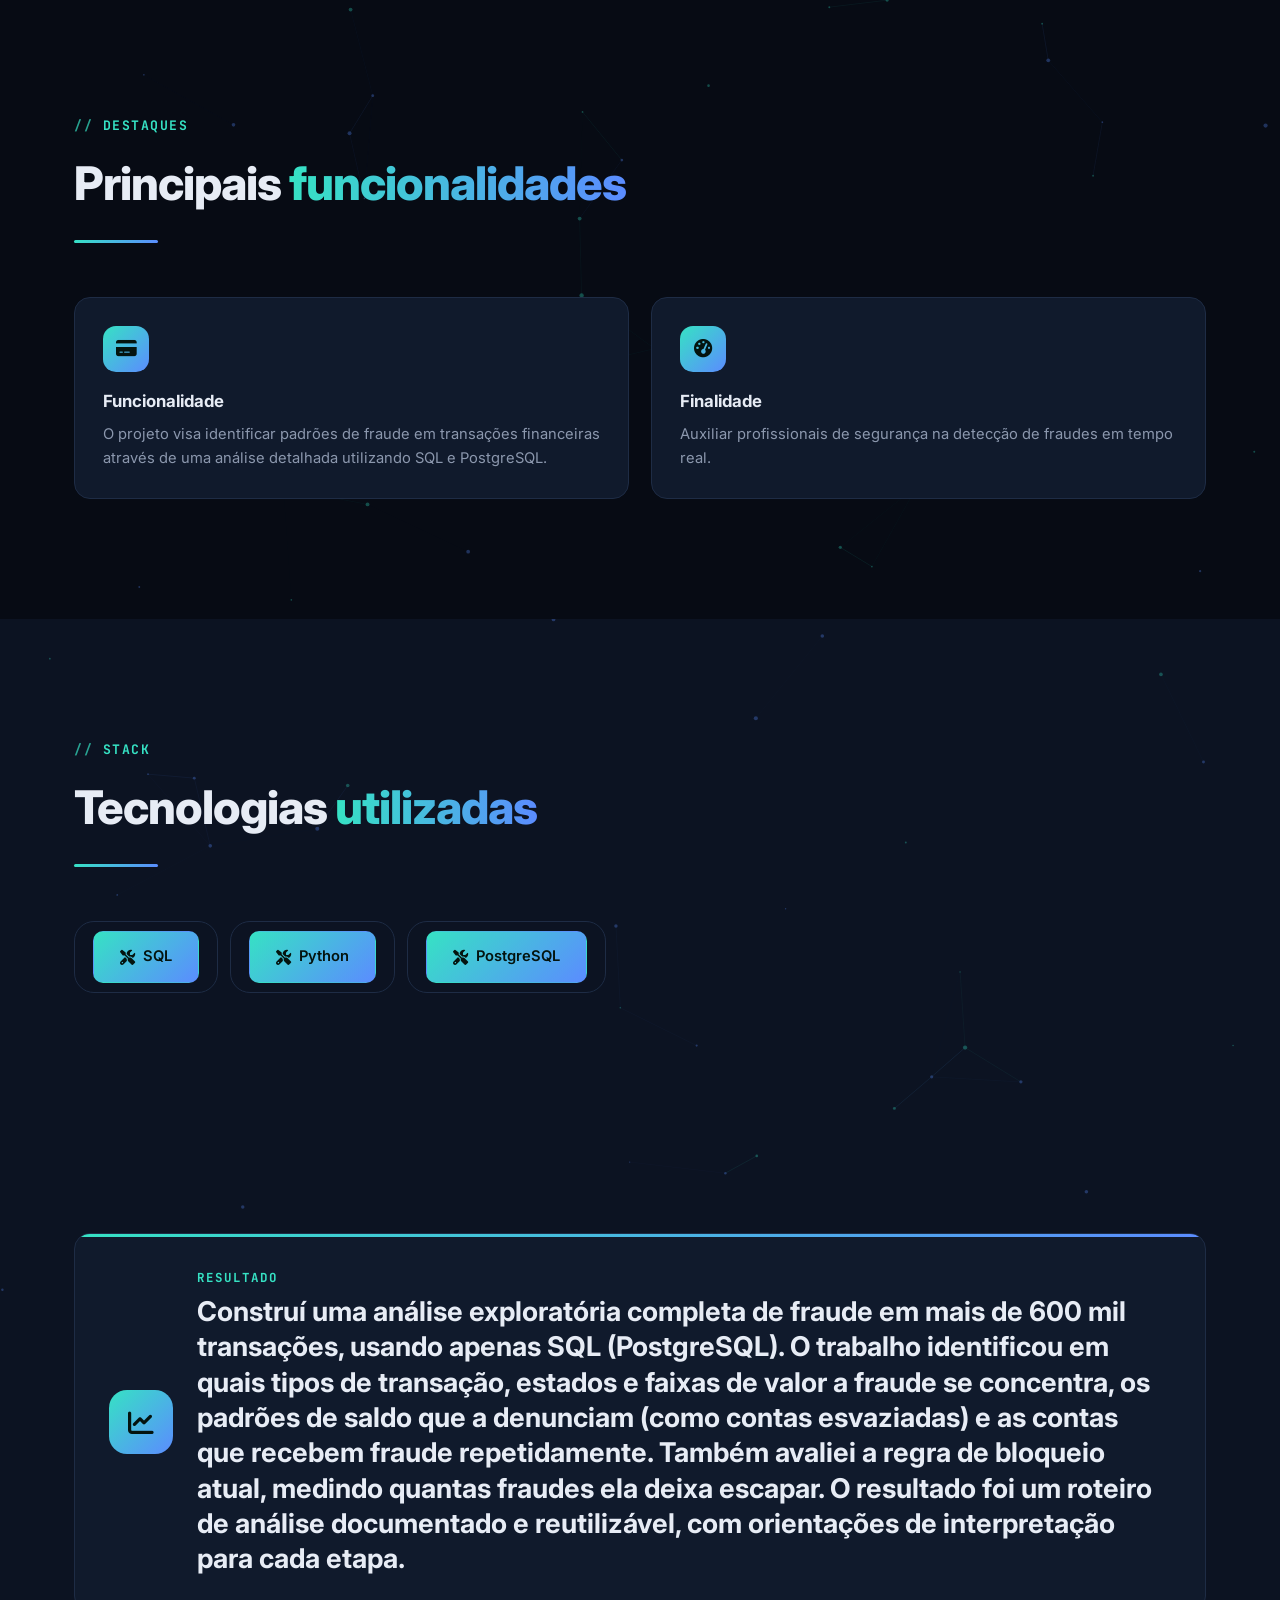
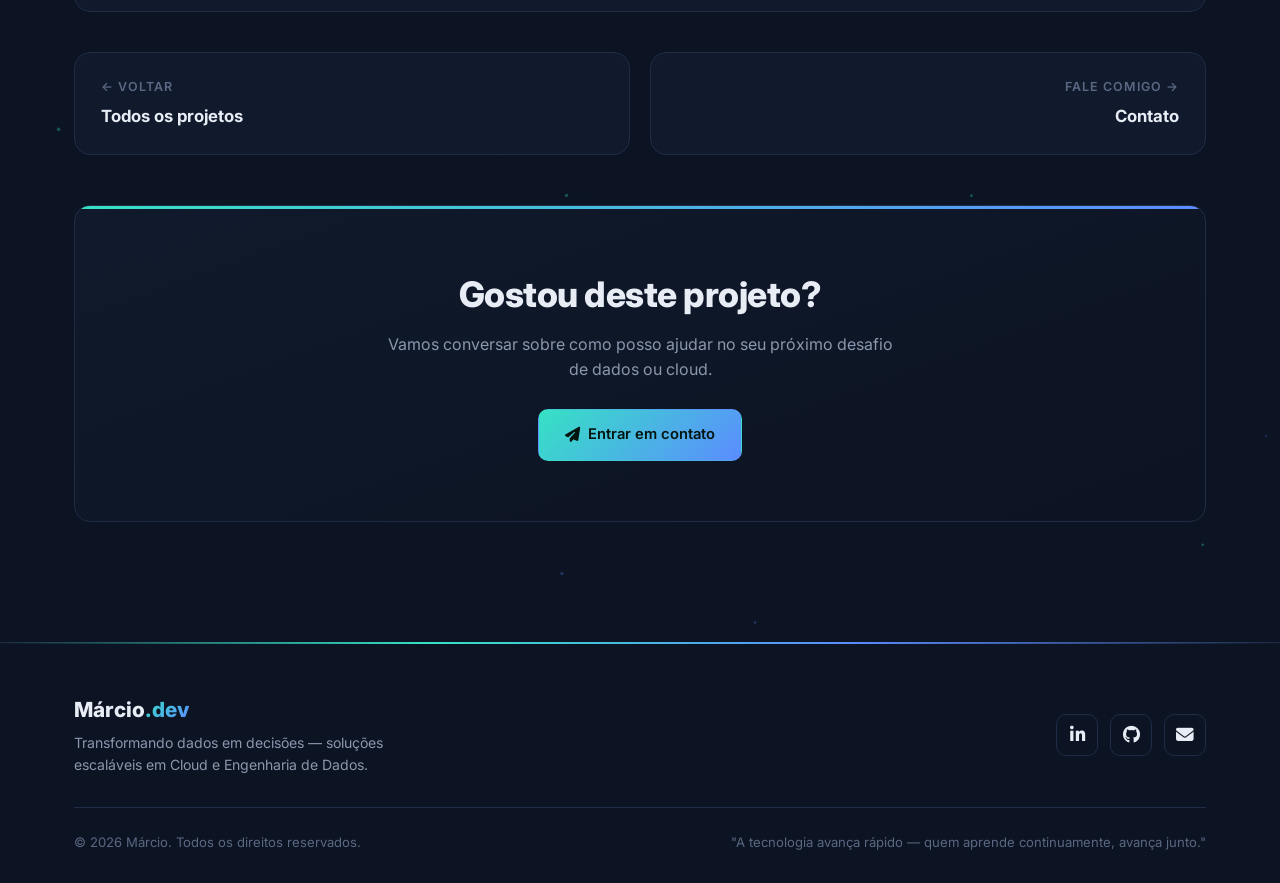
<file: projetos/analise-fraudes.html>
<!DOCTYPE html>
<html lang="pt-BR">
<head>
<meta charset="UTF-8">
<meta name="viewport" content="width=device-width, initial-scale=1.0">
<title>Análise de Fraudes | Márcio.dev</title>
<meta name="description" content="Este projeto tem como objetivo demonstrar as principais técnicas de análise de dados utilizando exclusivamente SQL e um banco de dados, explorando consultas, filtros, agregações, cruzamento de informações e identificação de padrões para analisar transações financeiras e detectar possíveis fraudes.">
<link rel="preconnect" href="https://fonts.googleapis.com">
<link href="https://fonts.googleapis.com/css2?family=Inter:wght@300;400;500;600;700;800&family=JetBrains+Mono:wght@400;500;600&display=swap" rel="stylesheet">
<link rel="stylesheet" href="https://cdnjs.cloudflare.com/ajax/libs/font-awesome/6.7.2/css/all.min.css">
<link rel="stylesheet" href="../css/style.css?v=4">
</head>
<body data-theme="dark">

<div class="bg-decor">
  <div class="bg-grid"></div>
  <div class="glow glow1"></div>
  <div class="glow glow2"></div>
  <div class="glow glow3"></div>
</div>

<header>
  <div class="scroll-progress" id="scrollProgress"></div>
  <nav>
    <a href="../index.html" class="logo">Márcio<span>.dev</span></a>
    <div class="nav-links"><a href="../index.html#sobre">Sobre</a><a href="../index.html#habilidades">Habilidades</a><a href="../index.html#experiencia">Experiência</a><a href="../index.html#projetos">Projetos</a><a href="../index.html#certificacoes">Certificações</a><a href="../index.html#blog">Blog</a><a href="../index.html#contato">Contato</a></div>
    <div class="nav-actions">
      <button class="theme-toggle" id="themeToggle" aria-label="Alternar tema">🌙</button>
      <button class="burger" id="burger" aria-label="Menu"><span></span><span></span><span></span></button>
    </div>
  </nav>
  <div class="mobile-menu" id="mobileMenu">
    <a href="../index.html#sobre">Sobre</a>
    <a href="../index.html#habilidades">Habilidades</a>
    <a href="../index.html#experiencia">Experiência</a>
    <a href="../index.html#projetos">Projetos</a>
    <a href="../index.html#certificacoes">Certificações</a>
    <a href="../index.html#blog">Blog</a>
    <a href="../index.html#contato">Contato</a>
  </div>
</header>

<section class="hero proj-hero">
  <div class="container">
    <a href="../index.html#projetos" class="crumb"><i class="fa-solid fa-arrow-left" aria-hidden="true"></i> Voltar aos projetos</a>
    <div class="proj-hero-grid">
      <div>
        <span class="sec-tag">Fonte: kaggle-> Synthetic Financial Datasets For Fraud Detection</span>
        <h1>Análise de Fraudes</h1>
        <p class="lead">Este projeto tem como objetivo demonstrar as principais técnicas de análise de dados utilizando exclusivamente SQL e um banco de dados, explorando consultas, filtros, agregações, cruzamento de informações e identificação de padrões para analisar transações financeiras e detectar possíveis fraudes..</p>
        <div class="tag-row"><span class="tag">Postgres SQL</span><span class="tag">CSV</span></div>
        <div class="btn-row">
          <a href="https://github.com/marcioottoboni/Analise_Fraude" class="btn btn-outline"><i class="fa-brands fa-github" aria-hidden="true"></i> Código no GitHub</a>
        </div>
      </div>
      <div class="photo-frame">
        <div class="cover-inner">
          <i class="fa-solid fa-shield-halved" aria-hidden="true"></i>
          <span class="cover-result">↳ Análise comentada de mais de 600 mil transações usando apenas SQL (PostgreSQL) para entender o comportamento da fraude. Investiguei padrões por tipo de transação, estado, faixa de valor e movimentação de saldo, além de contas que recebem fraude repetidamente e transações em sequência. Também medi a eficácia da regra de bloqueio atual, comparando o que ela marcou com o que de fato foi fraude.</span>
          <!-- Para usar uma imagem de capa: <img src="../img/projetos/analise-fraudes-capa.jpg" alt="Capa do projeto"> -->
        </div>
      </div>
    </div>
  </div>
</section>

<section class="section-alt">
  <div class="container">
    <div class="sec-head reveal"><span class="sec-tag">Visão geral</span><h2 class="sec-title">Sobre o <span class="accent">projeto</span></h2></div>
    <div class="overview-grid">
      <div class="info-card reveal"><div class="info-ic"><i class="fa-solid fa-triangle-exclamation" aria-hidden="true"></i></div><h3>O problema</h3><p>O projeto consiste em analisar um conjunto de dados de transações financeiras para identificar padrões de fraude utilizando exclusivamente SQL e um banco de dados PostgreSQL.</p></div>
      <div class="info-card reveal"><div class="info-ic"><i class="fa-solid fa-lightbulb" aria-hidden="true"></i></div><h3>A solução</h3><p>A solução envolveu a criação de consultas SQL comentadas para extrair insights sobre os padrões de fraude identificados.</p></div>
      <div class="info-card reveal"><div class="info-ic"><i class="fa-solid fa-user-gear" aria-hidden="true"></i></div><h3>Meu papel</h3><p>Conduzi a análise dos dados comentando a lógica por trás da análise segundo a experiência adquirida no decorrer de anos trabalhando com dados financeiros.</p></div>
    </div>
  </div>
</section>

<section>
  <div class="container">
    <div class="sec-head reveal"><span class="sec-tag">Destaques</span><h2 class="sec-title">Principais <span class="accent">funcionalidades</span></h2></div>
    <div class="feature-grid">
      <div class="info-card reveal"><div class="info-ic"><i class="fa-solid fa-credit-card" aria-hidden="true"></i></div><h3>Funcionalidade</h3><p>O projeto visa identificar padrões de fraude em transações financeiras através de uma análise detalhada utilizando SQL e PostgreSQL.</p></div>
      <div class="info-card reveal"><div class="info-ic"><i class="fa-solid fa-gauge-high" aria-hidden="true"></i></div><h3>Finalidade</h3><p>Auxiliar profissionais de segurança na detecção de fraudes em tempo real.</p></div>
    </div>
  </div>
</section>

<section class="section-alt">
  <div class="container">
    <div class="sec-head reveal"><span class="sec-tag">Stack</span><h2 class="sec-title">Tecnologias <span class="accent">utilizadas</span></h2></div>
    <div class="tech-row reveal"><span class="chip">
    <a href="#" class="btn btn-primary"><i class="fa-solid fa-screwdriver-wrench" aria-hidden="true"></i>SQL</a>
    </span>
    <span class="chip">
      <a href="#" class="btn btn-primary"><i class="fa-solid fa-screwdriver-wrench" aria-hidden="true"></i>Python</a>
    </span>
    <span class="chip">
      <a href="#" class="btn btn-primary"><i class="fa-solid fa-screwdriver-wrench" aria-hidden="true"></i> PostgreSQL</a>
    </span>
  </div>
  </div>
</section>

<section class="section-alt">
  <div class="container">
    <div class="result-banner reveal">
      <div class="result-ic"><i class="fa-solid fa-chart-line" aria-hidden="true"></i></div>
      <div><h3>Resultado</h3><p>Construí uma análise exploratória completa de fraude em mais de 600 mil transações, usando apenas SQL (PostgreSQL). O trabalho identificou em quais tipos de transação, estados e faixas de valor a fraude se concentra, os padrões de saldo que a denunciam (como contas esvaziadas) e as contas que recebem fraude repetidamente. Também avaliei a regra de bloqueio atual, medindo quantas fraudes ela deixa escapar. O resultado foi um roteiro de análise documentado e reutilizável, com orientações de interpretação para cada etapa.</p></div>
    </div>
    <div class="proj-nav" style="margin-top:40px;">
      <a class="proj-nav-card" href="../index.html#projetos"><span>← Voltar</span><strong>Todos os projetos</strong></a>
      <a class="proj-nav-card next" href="../index.html#contato"><span>Fale comigo →</span><strong>Contato</strong></a>
    </div>
    <div class="cta-box reveal">
      <h2>Gostou deste <span class="accent">projeto</span>?</h2>
      <p>Vamos conversar sobre como posso ajudar no seu próximo desafio de dados ou cloud.</p>
      <a href="../index.html#contato" class="btn btn-primary"><i class="fa-solid fa-paper-plane" aria-hidden="true"></i> Entrar em contato</a>
    </div>
  </div>
</section>

<footer>
  <div class="container">
    <div class="footer-grid">
      <div>
        <div class="footer-logo">Márcio<span style="background:var(--accent-grad);-webkit-background-clip:text;background-clip:text;color:transparent;">.dev</span></div>
        <p class="footer-tag">Transformando dados em decisões — soluções escaláveis em Cloud e Engenharia de Dados.</p>
      </div>
      <div class="footer-social">
        <a href="https://www.linkedin.com/in/marcio-ottoboni" target="_blank" rel="noopener" aria-label="LinkedIn"><i class="fa-brands fa-linkedin-in" aria-hidden="true"></i></a>
        <a href="https://github.com/marcioottoboni" target="_blank" rel="noopener" aria-label="GitHub"><i class="fa-brands fa-github" aria-hidden="true"></i></a>
        <a href="mailto:marcio_ottoboni@hotmail.com?subject=Contato%20pelo%20portf%C3%B3lio" aria-label="Enviar e-mail"><i class="fa-solid fa-envelope" aria-hidden="true"></i></a>
      </div>
    </div>
    <div class="footer-bottom">
      <span>© 2026 Márcio. Todos os direitos reservados.</span>
      <span>"A tecnologia avança rápido — quem aprende continuamente, avança junto."</span>
    </div>
  </div>
</footer>

<button class="back-top" id="backTop" aria-label="Voltar ao topo">↑</button>

<script src="../js/common.js?v=4"></script>
</body>
</html>
</file>
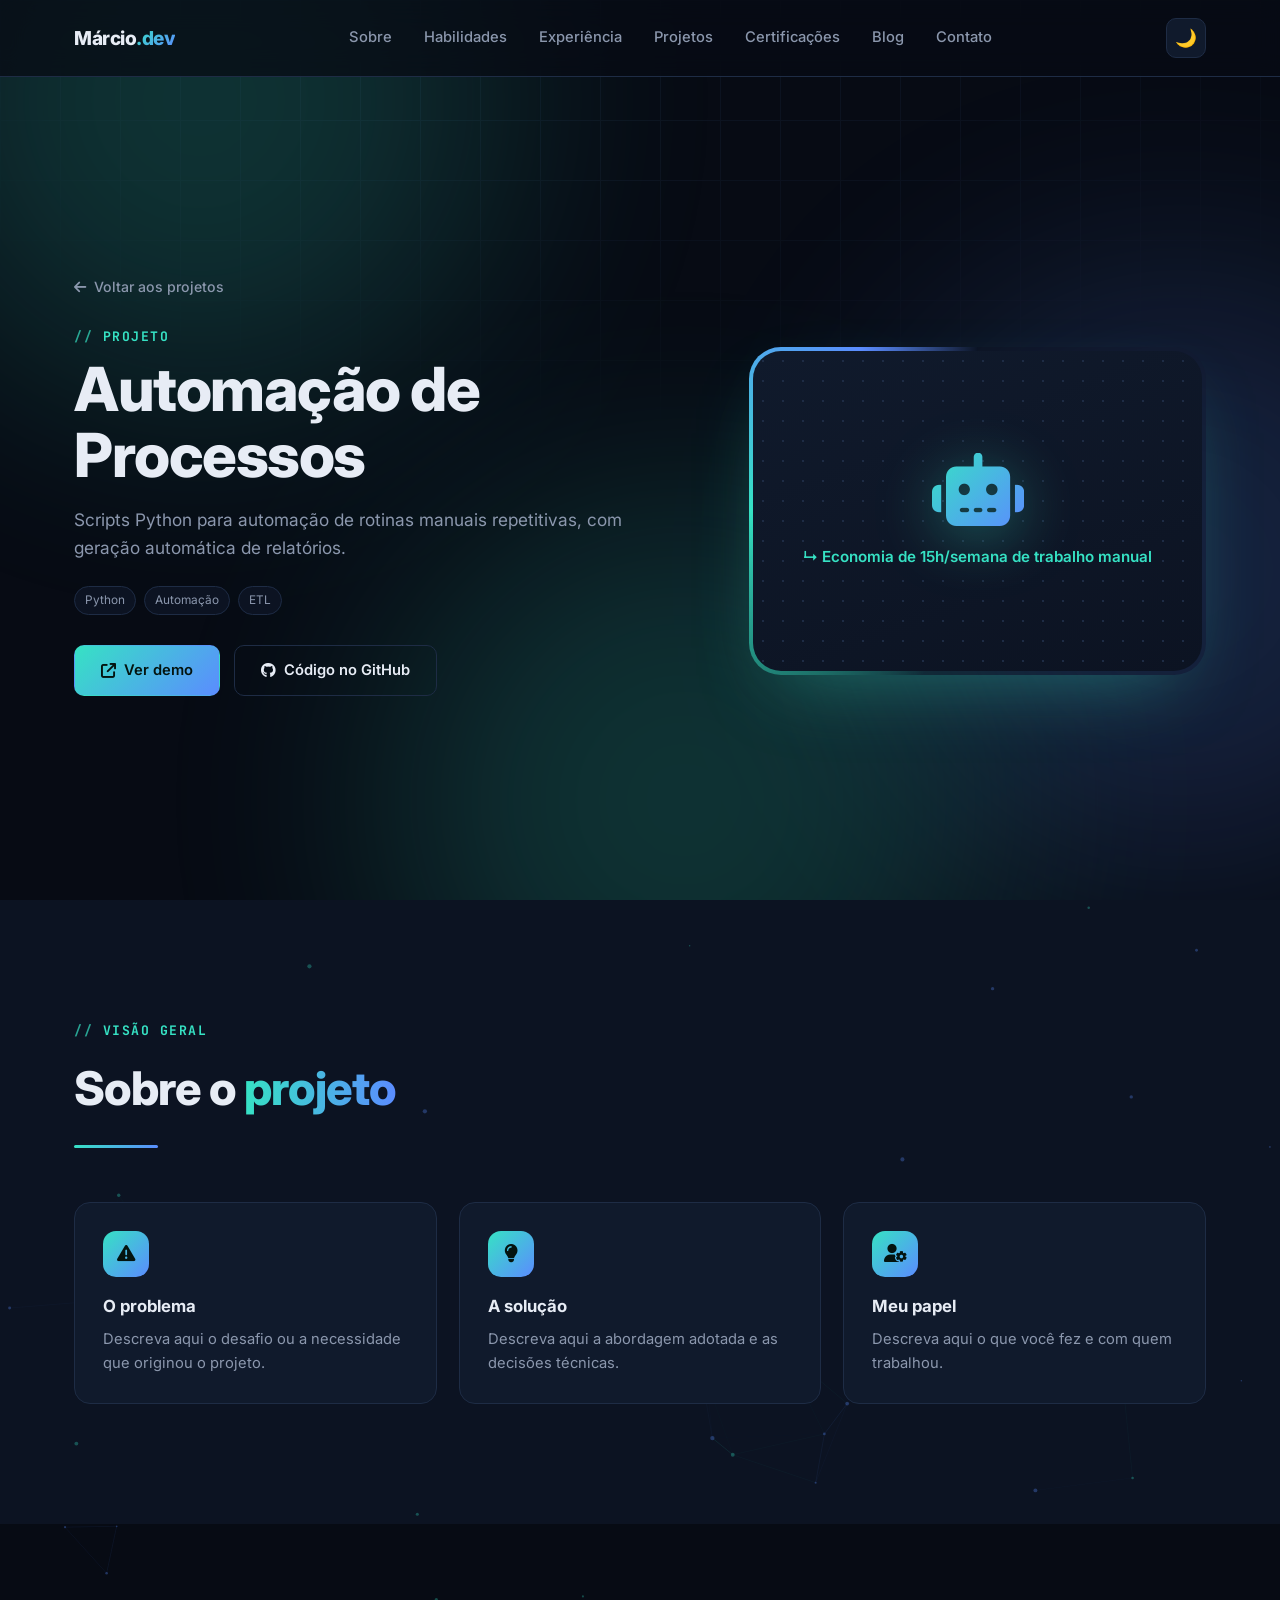
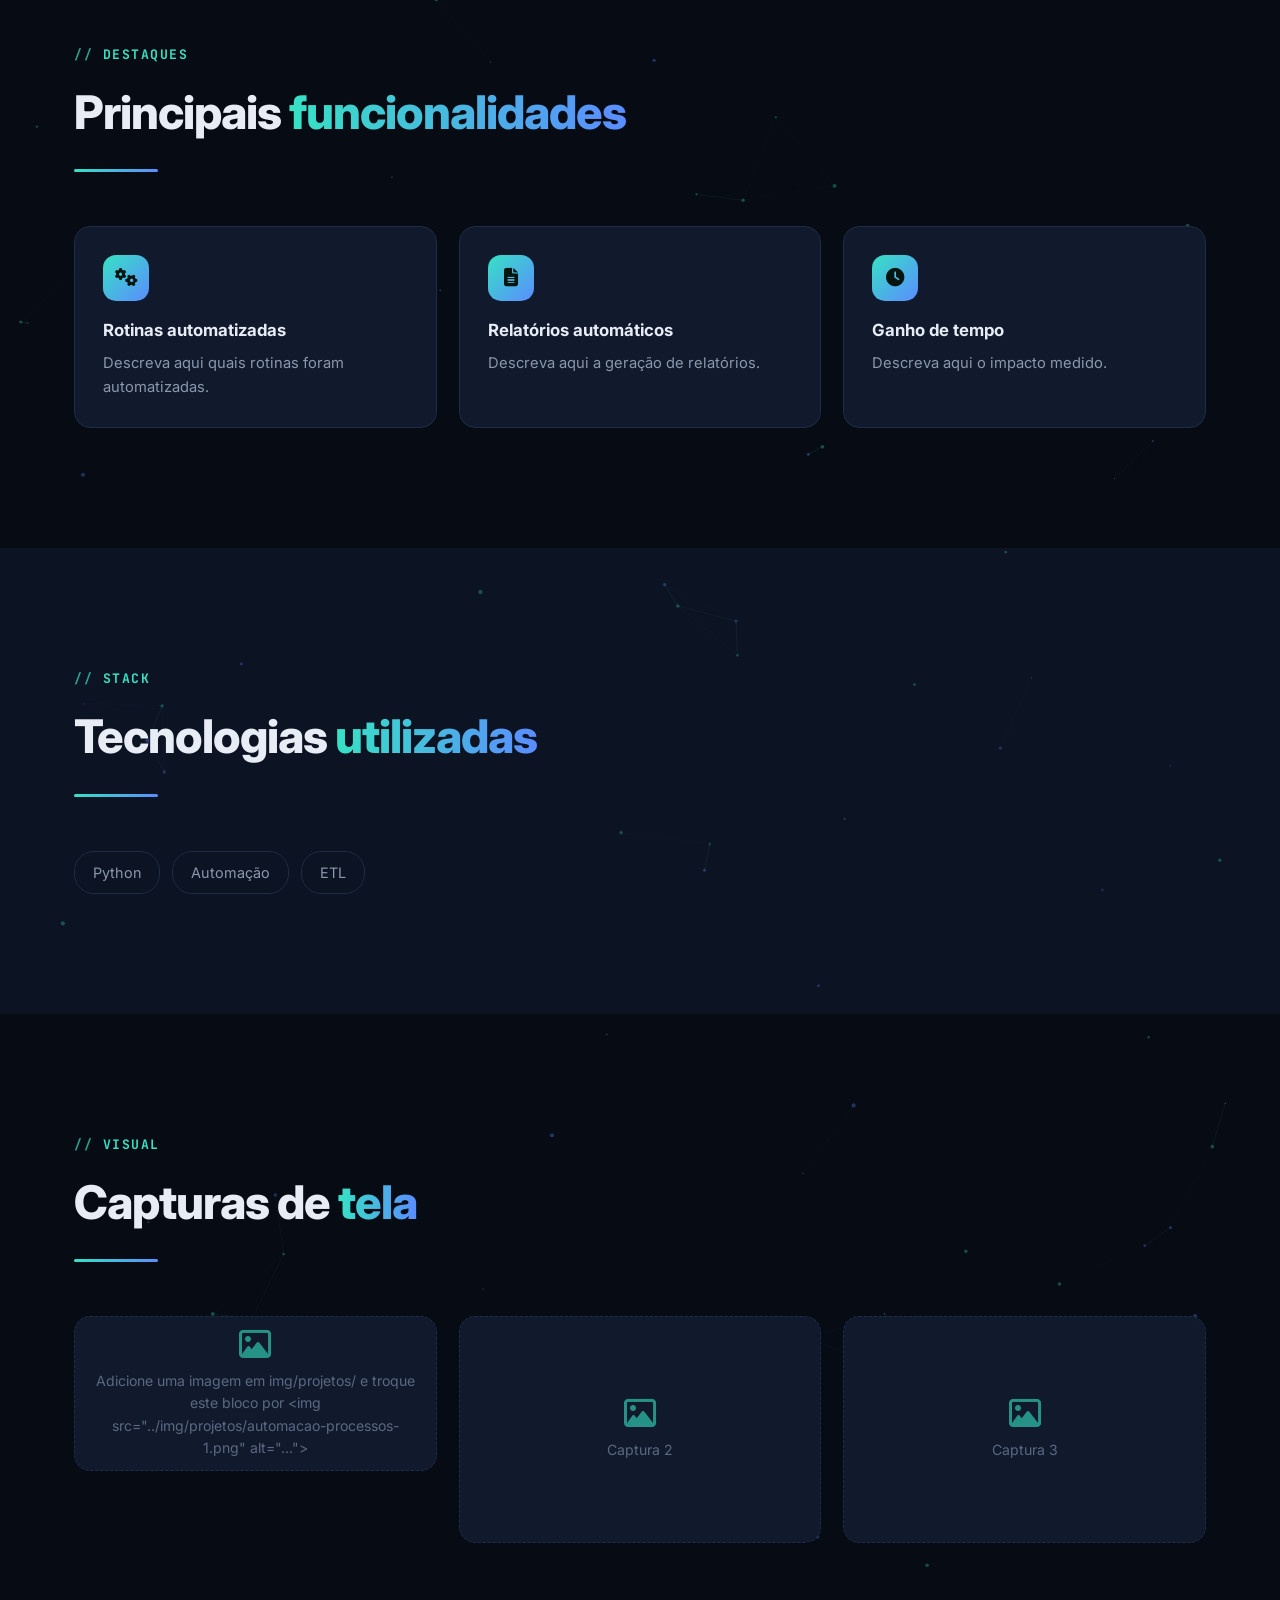
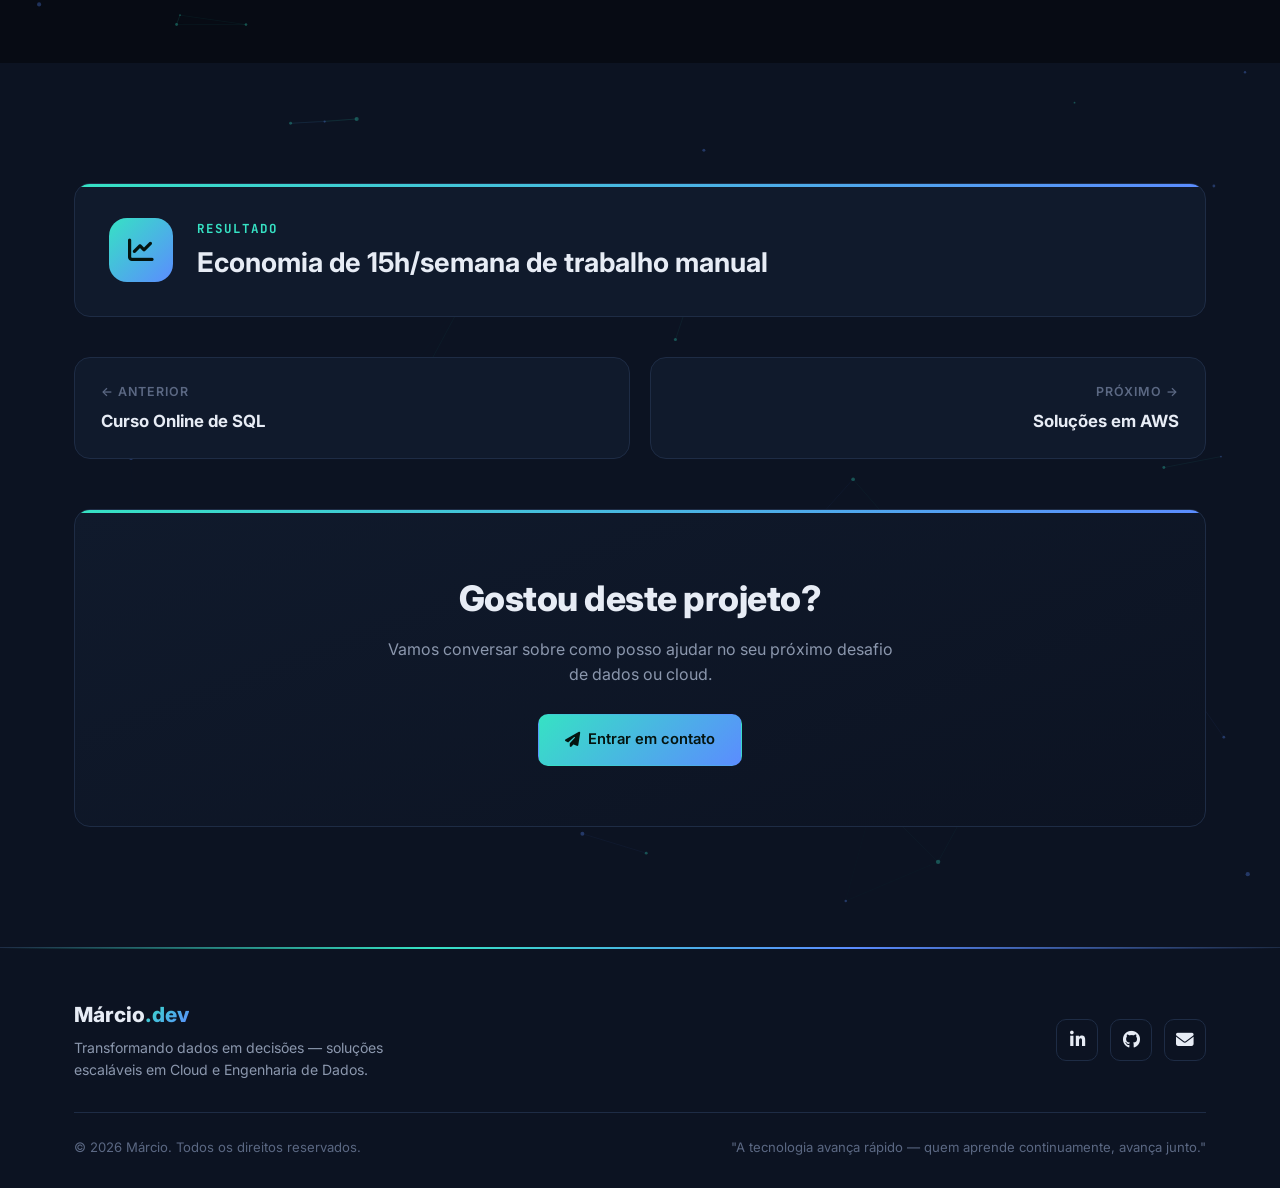
<file: projetos/automacao-processos.html>
<!DOCTYPE html>
<html lang="pt-BR">
<head>
<meta charset="UTF-8">
<meta name="viewport" content="width=device-width, initial-scale=1.0">
<title>Automação de Processos | Márcio.dev</title>
<meta name="description" content="Scripts Python para automação de rotinas manuais repetitivas, com geração automática de relatórios.">
<link rel="preconnect" href="https://fonts.googleapis.com">
<link href="https://fonts.googleapis.com/css2?family=Inter:wght@300;400;500;600;700;800&family=JetBrains+Mono:wght@400;500;600&display=swap" rel="stylesheet">
<link rel="stylesheet" href="https://cdnjs.cloudflare.com/ajax/libs/font-awesome/6.7.2/css/all.min.css">
<link rel="stylesheet" href="../css/style.css?v=4">
</head>
<body data-theme="dark">

<div class="bg-decor">
  <div class="bg-grid"></div>
  <div class="glow glow1"></div>
  <div class="glow glow2"></div>
  <div class="glow glow3"></div>
</div>

<header>
  <div class="scroll-progress" id="scrollProgress"></div>
  <nav>
    <a href="../index.html" class="logo">Márcio<span>.dev</span></a>
    <div class="nav-links"><a href="../index.html#sobre">Sobre</a><a href="../index.html#habilidades">Habilidades</a><a href="../index.html#experiencia">Experiência</a><a href="../index.html#projetos">Projetos</a><a href="../index.html#certificacoes">Certificações</a><a href="../index.html#blog">Blog</a><a href="../index.html#contato">Contato</a></div>
    <div class="nav-actions">
      <button class="theme-toggle" id="themeToggle" aria-label="Alternar tema">🌙</button>
      <button class="burger" id="burger" aria-label="Menu"><span></span><span></span><span></span></button>
    </div>
  </nav>
  <div class="mobile-menu" id="mobileMenu">
    <a href="../index.html#sobre">Sobre</a>
    <a href="../index.html#habilidades">Habilidades</a>
    <a href="../index.html#experiencia">Experiência</a>
    <a href="../index.html#projetos">Projetos</a>
    <a href="../index.html#certificacoes">Certificações</a>
    <a href="../index.html#blog">Blog</a>
    <a href="../index.html#contato">Contato</a>
  </div>
</header>

<section class="hero proj-hero">
  <div class="container">
    <a href="../index.html#projetos" class="crumb"><i class="fa-solid fa-arrow-left" aria-hidden="true"></i> Voltar aos projetos</a>
    <div class="proj-hero-grid">
      <div>
        <span class="sec-tag">Projeto</span>
        <h1>Automação de Processos</h1>
        <p class="lead">Scripts Python para automação de rotinas manuais repetitivas, com geração automática de relatórios.</p>
        <div class="tag-row"><span class="tag">Python</span><span class="tag">Automação</span><span class="tag">ETL</span></div>
        <div class="btn-row">
          <a href="#" class="btn btn-primary"><i class="fa-solid fa-arrow-up-right-from-square" aria-hidden="true"></i> Ver demo</a>
          <a href="#" class="btn btn-outline"><i class="fa-brands fa-github" aria-hidden="true"></i> Código no GitHub</a>
        </div>
      </div>
      <div class="photo-frame">
        <div class="cover-inner">
          <i class="fa-solid fa-robot" aria-hidden="true"></i>
          <span class="cover-result">↳ Economia de 15h/semana de trabalho manual</span>
          <!-- Para usar uma imagem de capa: <img src="../img/projetos/automacao-processos-capa.jpg" alt="Capa do projeto"> -->
        </div>
      </div>
    </div>
  </div>
</section>

<section class="section-alt">
  <div class="container">
    <div class="sec-head reveal"><span class="sec-tag">Visão geral</span><h2 class="sec-title">Sobre o <span class="accent">projeto</span></h2></div>
    <div class="overview-grid">
      <div class="info-card reveal"><div class="info-ic"><i class="fa-solid fa-triangle-exclamation" aria-hidden="true"></i></div><h3>O problema</h3><p>Descreva aqui o desafio ou a necessidade que originou o projeto.</p></div>
      <div class="info-card reveal"><div class="info-ic"><i class="fa-solid fa-lightbulb" aria-hidden="true"></i></div><h3>A solução</h3><p>Descreva aqui a abordagem adotada e as decisões técnicas.</p></div>
      <div class="info-card reveal"><div class="info-ic"><i class="fa-solid fa-user-gear" aria-hidden="true"></i></div><h3>Meu papel</h3><p>Descreva aqui o que você fez e com quem trabalhou.</p></div>
    </div>
  </div>
</section>

<section>
  <div class="container">
    <div class="sec-head reveal"><span class="sec-tag">Destaques</span><h2 class="sec-title">Principais <span class="accent">funcionalidades</span></h2></div>
    <div class="feature-grid">
      <div class="info-card reveal"><div class="info-ic"><i class="fa-solid fa-gears" aria-hidden="true"></i></div><h3>Rotinas automatizadas</h3><p>Descreva aqui quais rotinas foram automatizadas.</p></div>
      <div class="info-card reveal"><div class="info-ic"><i class="fa-solid fa-file-lines" aria-hidden="true"></i></div><h3>Relatórios automáticos</h3><p>Descreva aqui a geração de relatórios.</p></div>
      <div class="info-card reveal"><div class="info-ic"><i class="fa-solid fa-clock" aria-hidden="true"></i></div><h3>Ganho de tempo</h3><p>Descreva aqui o impacto medido.</p></div>
    </div>
  </div>
</section>

<section class="section-alt">
  <div class="container">
    <div class="sec-head reveal"><span class="sec-tag">Stack</span><h2 class="sec-title">Tecnologias <span class="accent">utilizadas</span></h2></div>
    <div class="tech-row reveal"><span class="chip">Python</span><span class="chip">Automação</span><span class="chip">ETL</span></div>
  </div>
</section>

<section>
  <div class="container">
    <div class="sec-head reveal"><span class="sec-tag">Visual</span><h2 class="sec-title">Capturas de <span class="accent">tela</span></h2></div>
    <div class="shots">
      <div class="shot wide reveal"><div class="shot-empty"><i class="fa-regular fa-image" aria-hidden="true"></i>Adicione uma imagem em img/projetos/ e troque este bloco por &lt;img src="../img/projetos/automacao-processos-1.png" alt="..."&gt;</div></div>
      <div class="shot reveal"><div class="shot-empty"><i class="fa-regular fa-image" aria-hidden="true"></i>Captura 2</div></div>
      <div class="shot reveal"><div class="shot-empty"><i class="fa-regular fa-image" aria-hidden="true"></i>Captura 3</div></div>
    </div>
  </div>
</section>

<section class="section-alt">
  <div class="container">
    <div class="result-banner reveal">
      <div class="result-ic"><i class="fa-solid fa-chart-line" aria-hidden="true"></i></div>
      <div><h3>Resultado</h3><p>Economia de 15h/semana de trabalho manual</p></div>
    </div>
    <div class="proj-nav" style="margin-top:40px;">
      <a class="proj-nav-card" href="curso-sql.html"><span>← Anterior</span><strong>Curso Online de SQL</strong></a>
      <a class="proj-nav-card next" href="solucoes-aws.html"><span>Próximo →</span><strong>Soluções em AWS</strong></a>
    </div>
    <div class="cta-box reveal">
      <h2>Gostou deste <span class="accent">projeto</span>?</h2>
      <p>Vamos conversar sobre como posso ajudar no seu próximo desafio de dados ou cloud.</p>
      <a href="../index.html#contato" class="btn btn-primary"><i class="fa-solid fa-paper-plane" aria-hidden="true"></i> Entrar em contato</a>
    </div>
  </div>
</section>

<footer>
  <div class="container">
    <div class="footer-grid">
      <div>
        <div class="footer-logo">Márcio<span style="background:var(--accent-grad);-webkit-background-clip:text;background-clip:text;color:transparent;">.dev</span></div>
        <p class="footer-tag">Transformando dados em decisões — soluções escaláveis em Cloud e Engenharia de Dados.</p>
      </div>
      <div class="footer-social">
        <a href="https://www.linkedin.com/in/marcio-ottoboni" target="_blank" rel="noopener" aria-label="LinkedIn"><i class="fa-brands fa-linkedin-in" aria-hidden="true"></i></a>
        <a href="https://github.com/marcioottoboni" target="_blank" rel="noopener" aria-label="GitHub"><i class="fa-brands fa-github" aria-hidden="true"></i></a>
        <a href="mailto:marcio_ottoboni@hotmail.com?subject=Contato%20pelo%20portf%C3%B3lio" aria-label="Enviar e-mail"><i class="fa-solid fa-envelope" aria-hidden="true"></i></a>
      </div>
    </div>
    <div class="footer-bottom">
      <span>© 2026 Márcio. Todos os direitos reservados.</span>
      <span>"A tecnologia avança rápido — quem aprende continuamente, avança junto."</span>
    </div>
  </div>
</footer>

<button class="back-top" id="backTop" aria-label="Voltar ao topo">↑</button>

<script src="../js/common.js?v=4"></script>
</body>
</html>
</file>
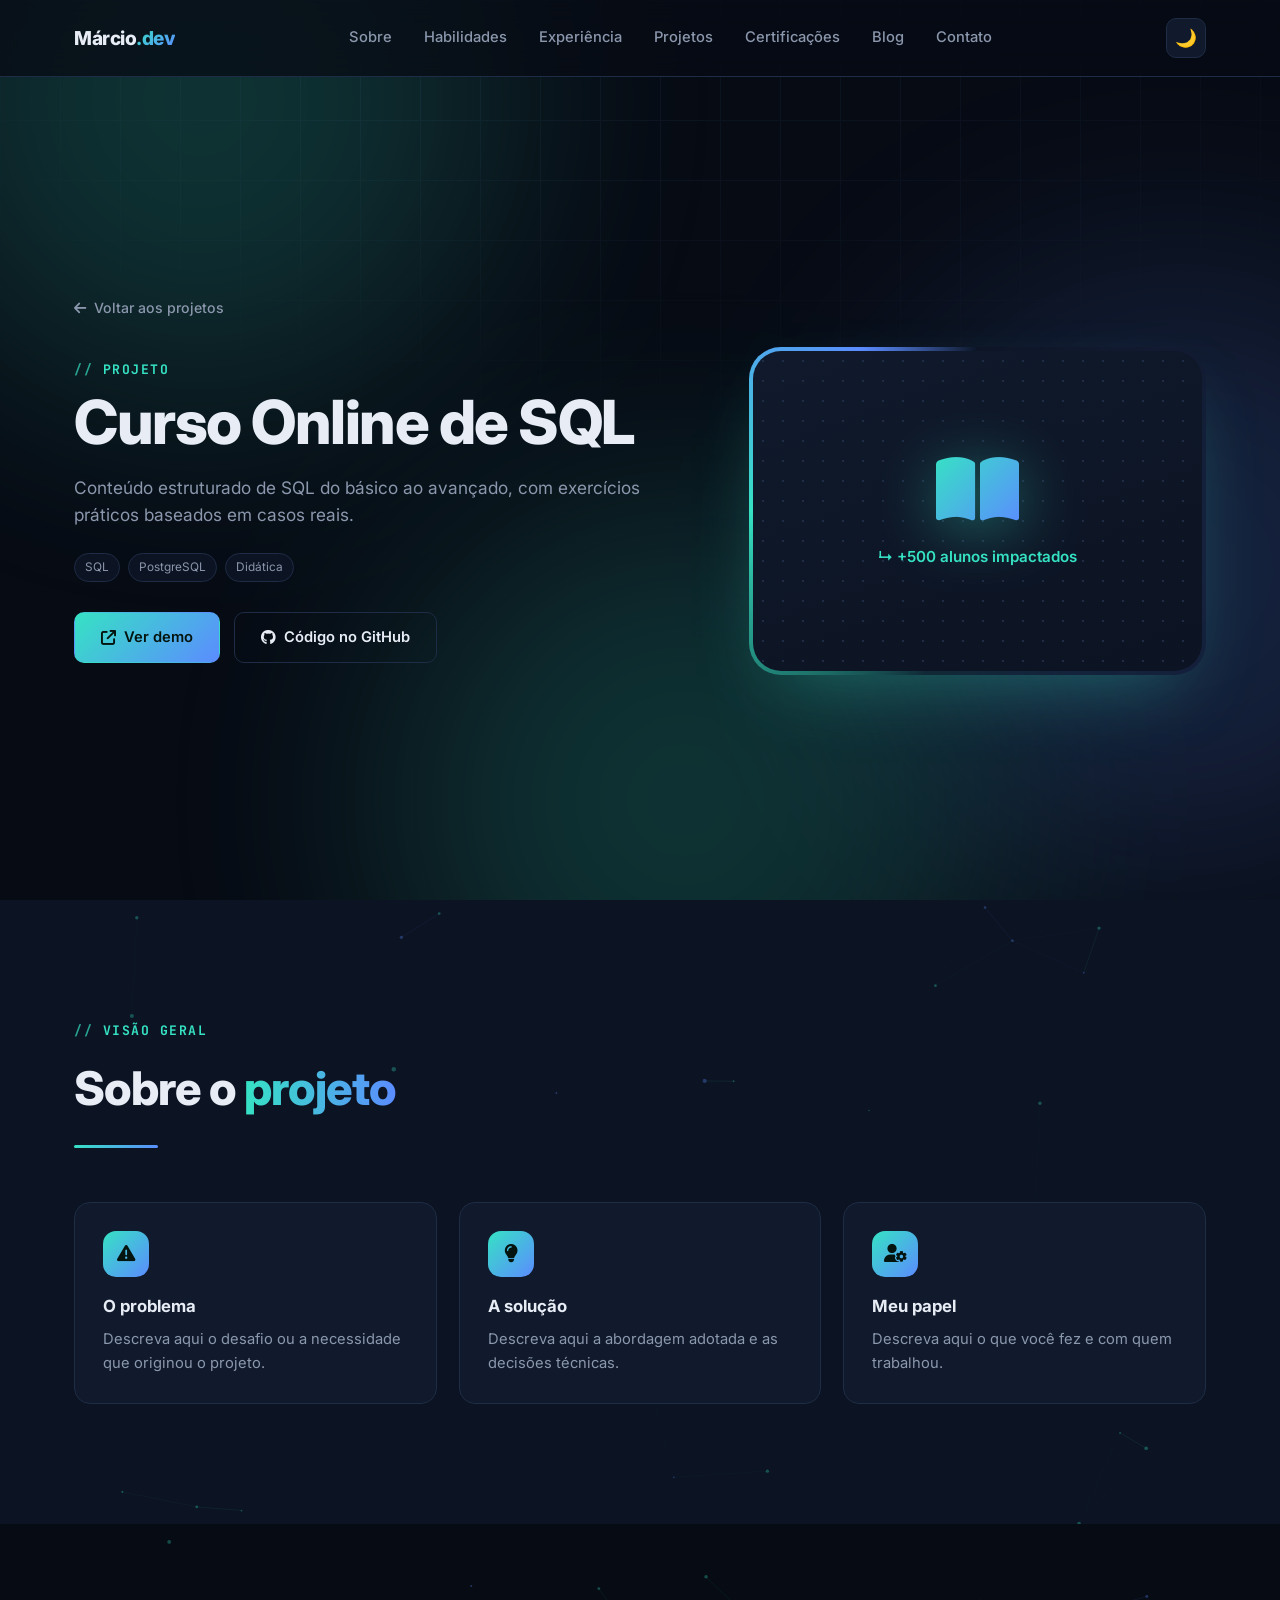
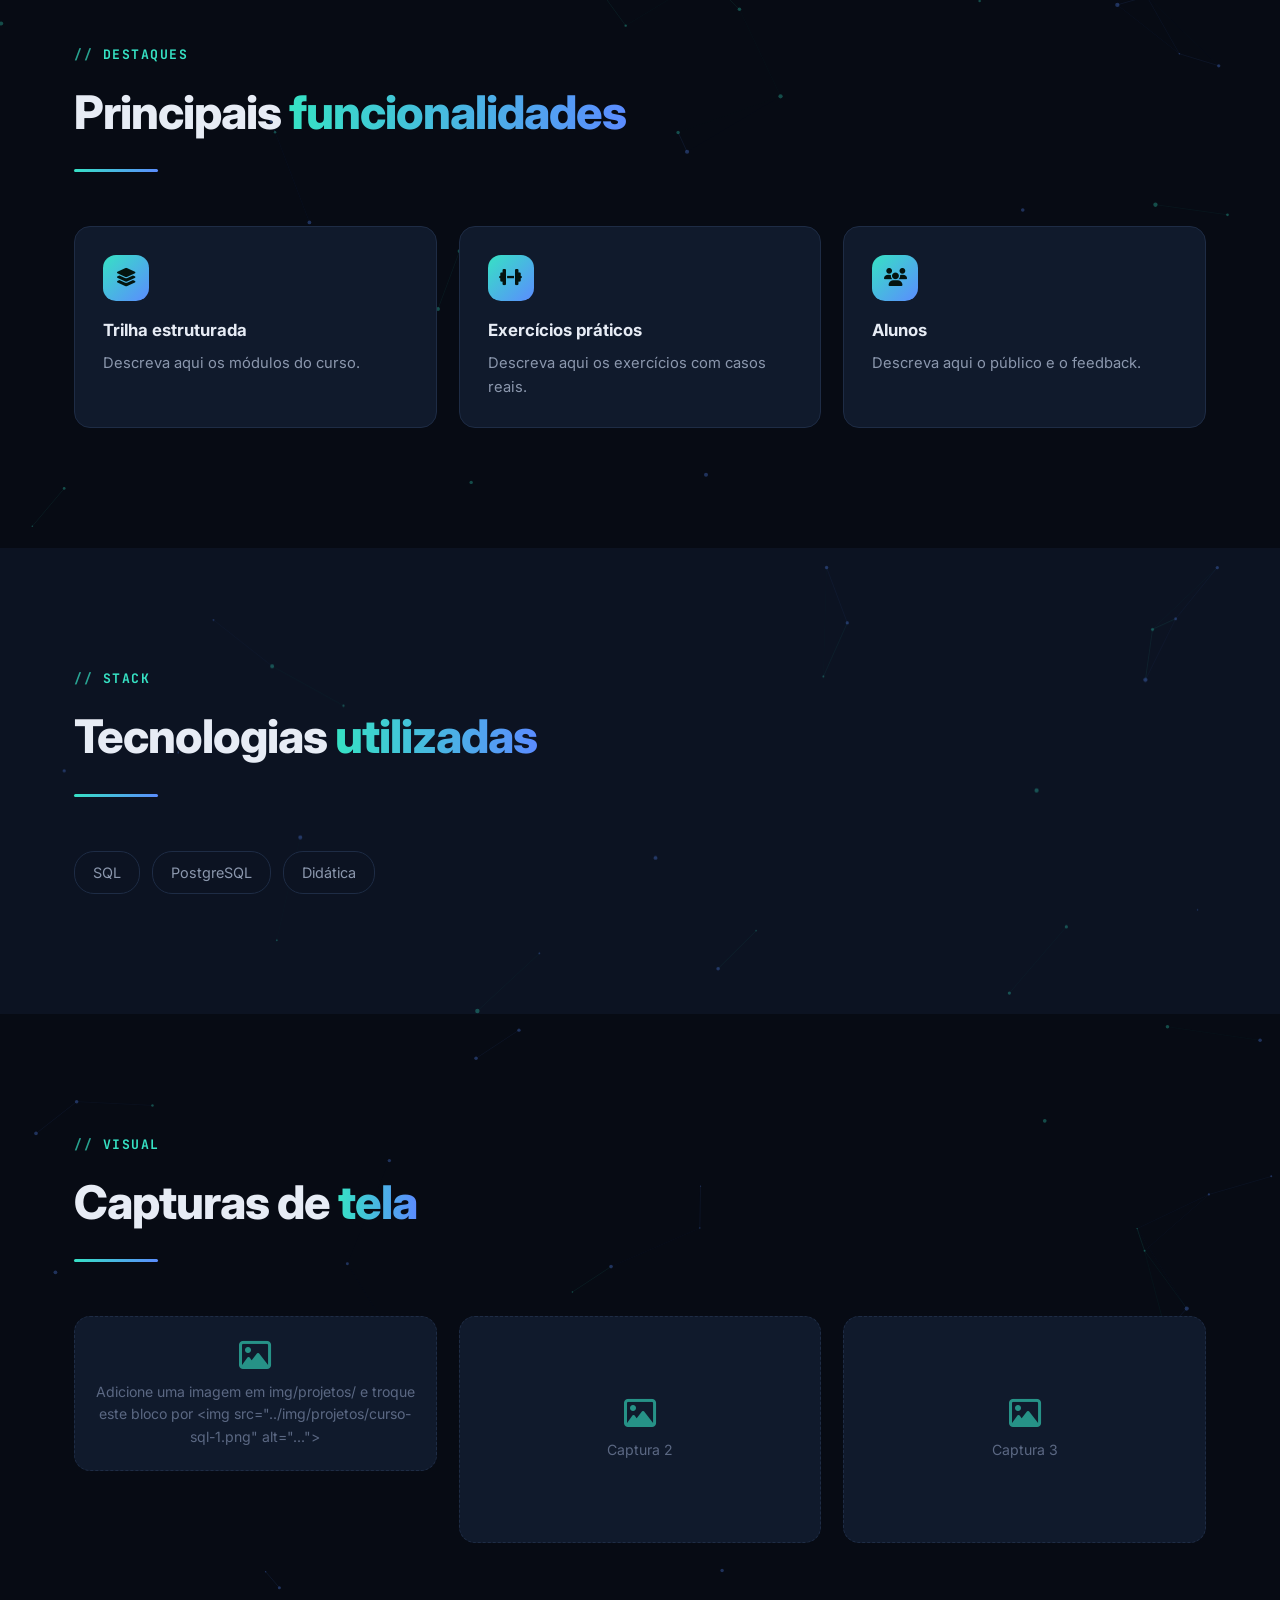
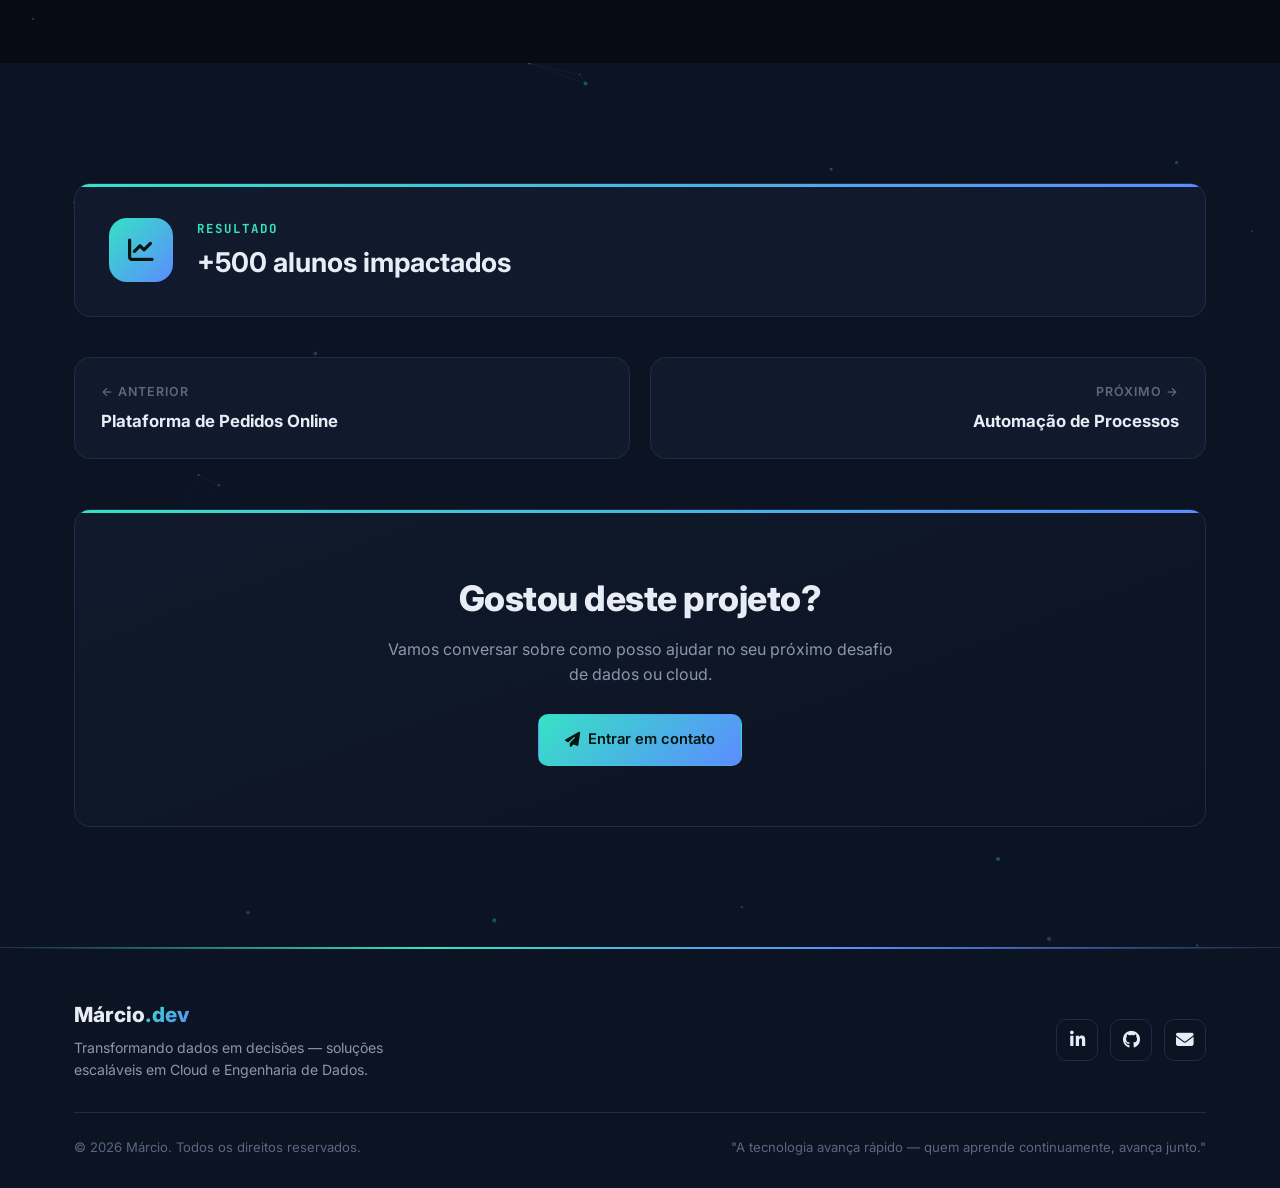
<file: projetos/curso-sql.html>
<!DOCTYPE html>
<html lang="pt-BR">
<head>
<meta charset="UTF-8">
<meta name="viewport" content="width=device-width, initial-scale=1.0">
<title>Curso Online de SQL | Márcio.dev</title>
<meta name="description" content="Conteúdo estruturado de SQL do básico ao avançado, com exercícios práticos baseados em casos reais.">
<link rel="preconnect" href="https://fonts.googleapis.com">
<link href="https://fonts.googleapis.com/css2?family=Inter:wght@300;400;500;600;700;800&family=JetBrains+Mono:wght@400;500;600&display=swap" rel="stylesheet">
<link rel="stylesheet" href="https://cdnjs.cloudflare.com/ajax/libs/font-awesome/6.7.2/css/all.min.css">
<link rel="stylesheet" href="../css/style.css?v=4">
</head>
<body data-theme="dark">

<div class="bg-decor">
  <div class="bg-grid"></div>
  <div class="glow glow1"></div>
  <div class="glow glow2"></div>
  <div class="glow glow3"></div>
</div>

<header>
  <div class="scroll-progress" id="scrollProgress"></div>
  <nav>
    <a href="../index.html" class="logo">Márcio<span>.dev</span></a>
    <div class="nav-links"><a href="../index.html#sobre">Sobre</a><a href="../index.html#habilidades">Habilidades</a><a href="../index.html#experiencia">Experiência</a><a href="../index.html#projetos">Projetos</a><a href="../index.html#certificacoes">Certificações</a><a href="../index.html#blog">Blog</a><a href="../index.html#contato">Contato</a></div>
    <div class="nav-actions">
      <button class="theme-toggle" id="themeToggle" aria-label="Alternar tema">🌙</button>
      <button class="burger" id="burger" aria-label="Menu"><span></span><span></span><span></span></button>
    </div>
  </nav>
  <div class="mobile-menu" id="mobileMenu">
    <a href="../index.html#sobre">Sobre</a>
    <a href="../index.html#habilidades">Habilidades</a>
    <a href="../index.html#experiencia">Experiência</a>
    <a href="../index.html#projetos">Projetos</a>
    <a href="../index.html#certificacoes">Certificações</a>
    <a href="../index.html#blog">Blog</a>
    <a href="../index.html#contato">Contato</a>
  </div>
</header>

<section class="hero proj-hero">
  <div class="container">
    <a href="../index.html#projetos" class="crumb"><i class="fa-solid fa-arrow-left" aria-hidden="true"></i> Voltar aos projetos</a>
    <div class="proj-hero-grid">
      <div>
        <span class="sec-tag">Projeto</span>
        <h1>Curso Online de SQL</h1>
        <p class="lead">Conteúdo estruturado de SQL do básico ao avançado, com exercícios práticos baseados em casos reais.</p>
        <div class="tag-row"><span class="tag">SQL</span><span class="tag">PostgreSQL</span><span class="tag">Didática</span></div>
        <div class="btn-row">
          <a href="#" class="btn btn-primary"><i class="fa-solid fa-arrow-up-right-from-square" aria-hidden="true"></i> Ver demo</a>
          <a href="#" class="btn btn-outline"><i class="fa-brands fa-github" aria-hidden="true"></i> Código no GitHub</a>
        </div>
      </div>
      <div class="photo-frame">
        <div class="cover-inner">
          <i class="fa-solid fa-book-open" aria-hidden="true"></i>
          <span class="cover-result">↳ +500 alunos impactados</span>
          <!-- Para usar uma imagem de capa: <img src="../img/projetos/curso-sql-capa.jpg" alt="Capa do projeto"> -->
        </div>
      </div>
    </div>
  </div>
</section>

<section class="section-alt">
  <div class="container">
    <div class="sec-head reveal"><span class="sec-tag">Visão geral</span><h2 class="sec-title">Sobre o <span class="accent">projeto</span></h2></div>
    <div class="overview-grid">
      <div class="info-card reveal"><div class="info-ic"><i class="fa-solid fa-triangle-exclamation" aria-hidden="true"></i></div><h3>O problema</h3><p>Descreva aqui o desafio ou a necessidade que originou o projeto.</p></div>
      <div class="info-card reveal"><div class="info-ic"><i class="fa-solid fa-lightbulb" aria-hidden="true"></i></div><h3>A solução</h3><p>Descreva aqui a abordagem adotada e as decisões técnicas.</p></div>
      <div class="info-card reveal"><div class="info-ic"><i class="fa-solid fa-user-gear" aria-hidden="true"></i></div><h3>Meu papel</h3><p>Descreva aqui o que você fez e com quem trabalhou.</p></div>
    </div>
  </div>
</section>

<section>
  <div class="container">
    <div class="sec-head reveal"><span class="sec-tag">Destaques</span><h2 class="sec-title">Principais <span class="accent">funcionalidades</span></h2></div>
    <div class="feature-grid">
      <div class="info-card reveal"><div class="info-ic"><i class="fa-solid fa-layer-group" aria-hidden="true"></i></div><h3>Trilha estruturada</h3><p>Descreva aqui os módulos do curso.</p></div>
      <div class="info-card reveal"><div class="info-ic"><i class="fa-solid fa-dumbbell" aria-hidden="true"></i></div><h3>Exercícios práticos</h3><p>Descreva aqui os exercícios com casos reais.</p></div>
      <div class="info-card reveal"><div class="info-ic"><i class="fa-solid fa-users" aria-hidden="true"></i></div><h3>Alunos</h3><p>Descreva aqui o público e o feedback.</p></div>
    </div>
  </div>
</section>

<section class="section-alt">
  <div class="container">
    <div class="sec-head reveal"><span class="sec-tag">Stack</span><h2 class="sec-title">Tecnologias <span class="accent">utilizadas</span></h2></div>
    <div class="tech-row reveal"><span class="chip">SQL</span><span class="chip">PostgreSQL</span><span class="chip">Didática</span></div>
  </div>
</section>

<section>
  <div class="container">
    <div class="sec-head reveal"><span class="sec-tag">Visual</span><h2 class="sec-title">Capturas de <span class="accent">tela</span></h2></div>
    <div class="shots">
      <div class="shot wide reveal"><div class="shot-empty"><i class="fa-regular fa-image" aria-hidden="true"></i>Adicione uma imagem em img/projetos/ e troque este bloco por &lt;img src="../img/projetos/curso-sql-1.png" alt="..."&gt;</div></div>
      <div class="shot reveal"><div class="shot-empty"><i class="fa-regular fa-image" aria-hidden="true"></i>Captura 2</div></div>
      <div class="shot reveal"><div class="shot-empty"><i class="fa-regular fa-image" aria-hidden="true"></i>Captura 3</div></div>
    </div>
  </div>
</section>

<section class="section-alt">
  <div class="container">
    <div class="result-banner reveal">
      <div class="result-ic"><i class="fa-solid fa-chart-line" aria-hidden="true"></i></div>
      <div><h3>Resultado</h3><p>+500 alunos impactados</p></div>
    </div>
    <div class="proj-nav" style="margin-top:40px;">
      <a class="proj-nav-card" href="plataforma-pedidos.html"><span>← Anterior</span><strong>Plataforma de Pedidos Online</strong></a>
      <a class="proj-nav-card next" href="automacao-processos.html"><span>Próximo →</span><strong>Automação de Processos</strong></a>
    </div>
    <div class="cta-box reveal">
      <h2>Gostou deste <span class="accent">projeto</span>?</h2>
      <p>Vamos conversar sobre como posso ajudar no seu próximo desafio de dados ou cloud.</p>
      <a href="../index.html#contato" class="btn btn-primary"><i class="fa-solid fa-paper-plane" aria-hidden="true"></i> Entrar em contato</a>
    </div>
  </div>
</section>

<footer>
  <div class="container">
    <div class="footer-grid">
      <div>
        <div class="footer-logo">Márcio<span style="background:var(--accent-grad);-webkit-background-clip:text;background-clip:text;color:transparent;">.dev</span></div>
        <p class="footer-tag">Transformando dados em decisões — soluções escaláveis em Cloud e Engenharia de Dados.</p>
      </div>
      <div class="footer-social">
        <a href="https://www.linkedin.com/in/marcio-ottoboni" target="_blank" rel="noopener" aria-label="LinkedIn"><i class="fa-brands fa-linkedin-in" aria-hidden="true"></i></a>
        <a href="https://github.com/marcioottoboni" target="_blank" rel="noopener" aria-label="GitHub"><i class="fa-brands fa-github" aria-hidden="true"></i></a>
        <a href="mailto:marcio_ottoboni@hotmail.com?subject=Contato%20pelo%20portf%C3%B3lio" aria-label="Enviar e-mail"><i class="fa-solid fa-envelope" aria-hidden="true"></i></a>
      </div>
    </div>
    <div class="footer-bottom">
      <span>© 2026 Márcio. Todos os direitos reservados.</span>
      <span>"A tecnologia avança rápido — quem aprende continuamente, avança junto."</span>
    </div>
  </div>
</footer>

<button class="back-top" id="backTop" aria-label="Voltar ao topo">↑</button>

<script src="../js/common.js?v=4"></script>
</body>
</html>
</file>
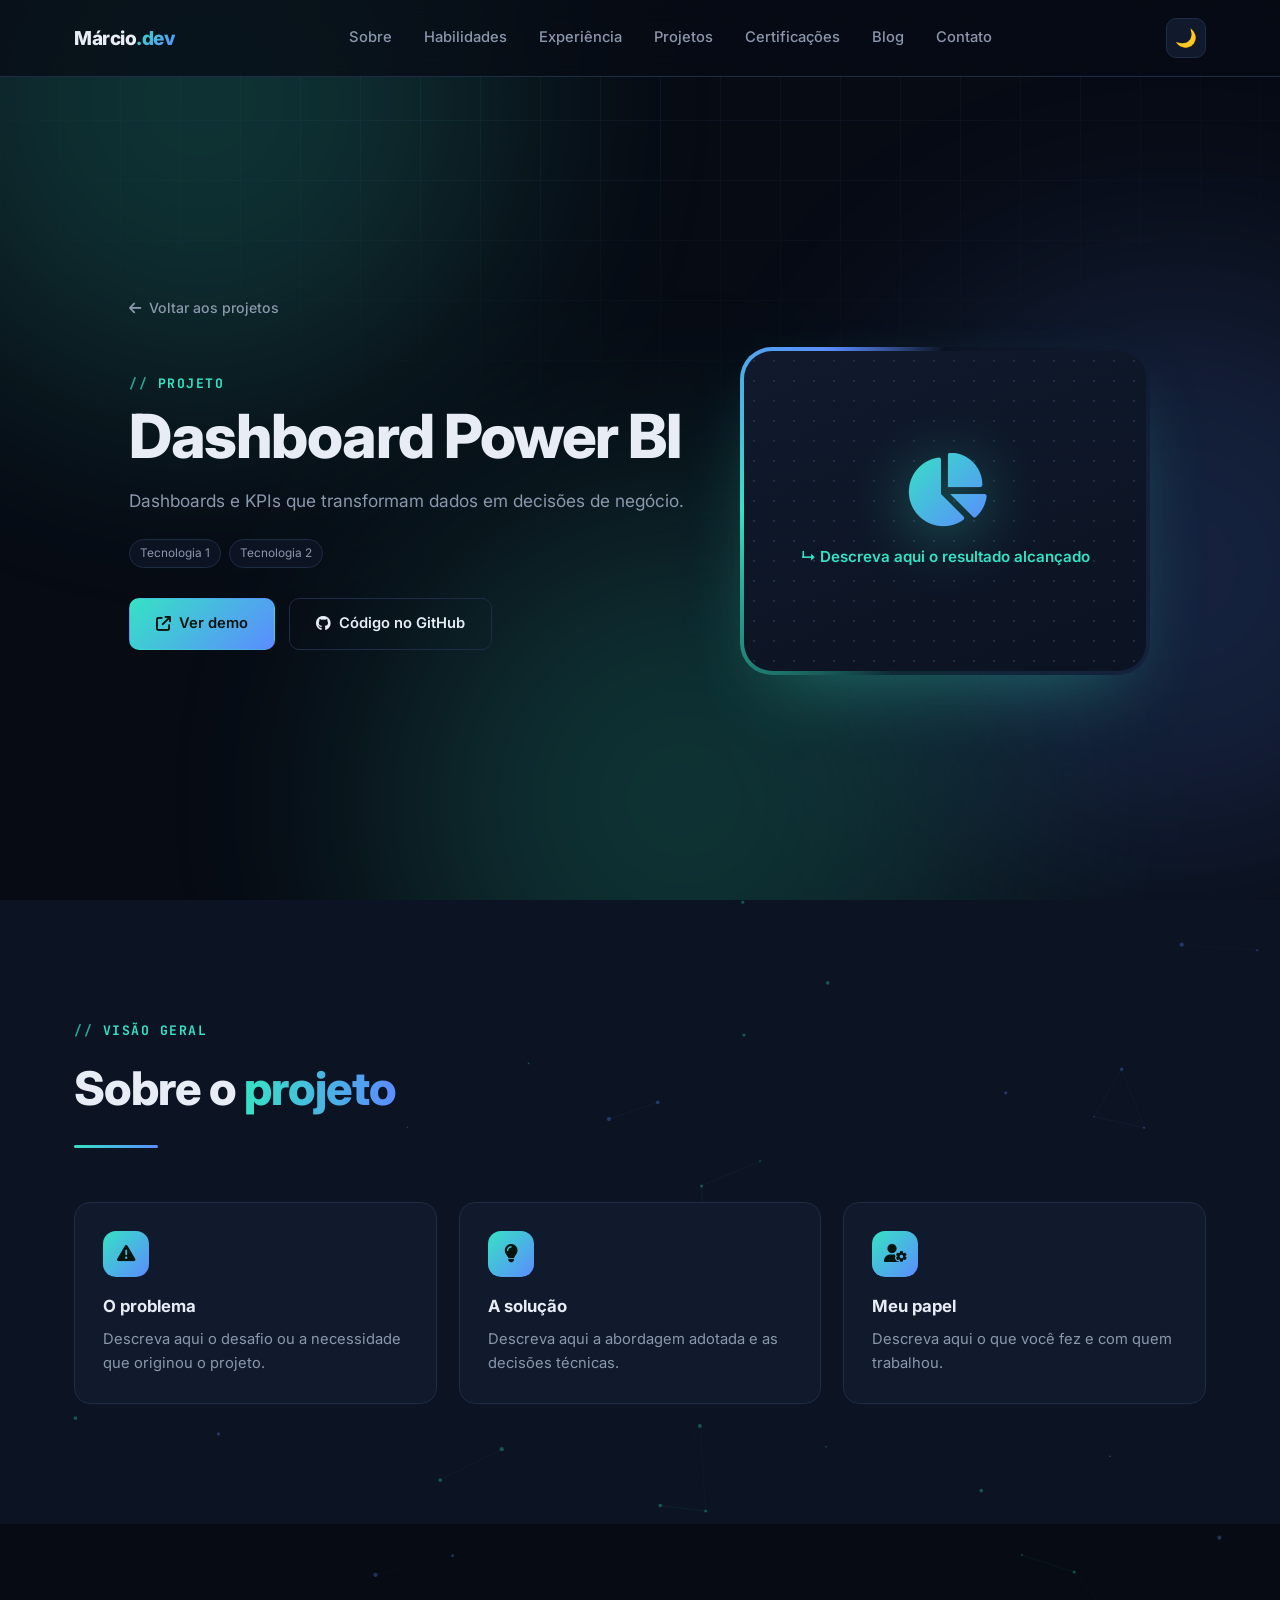
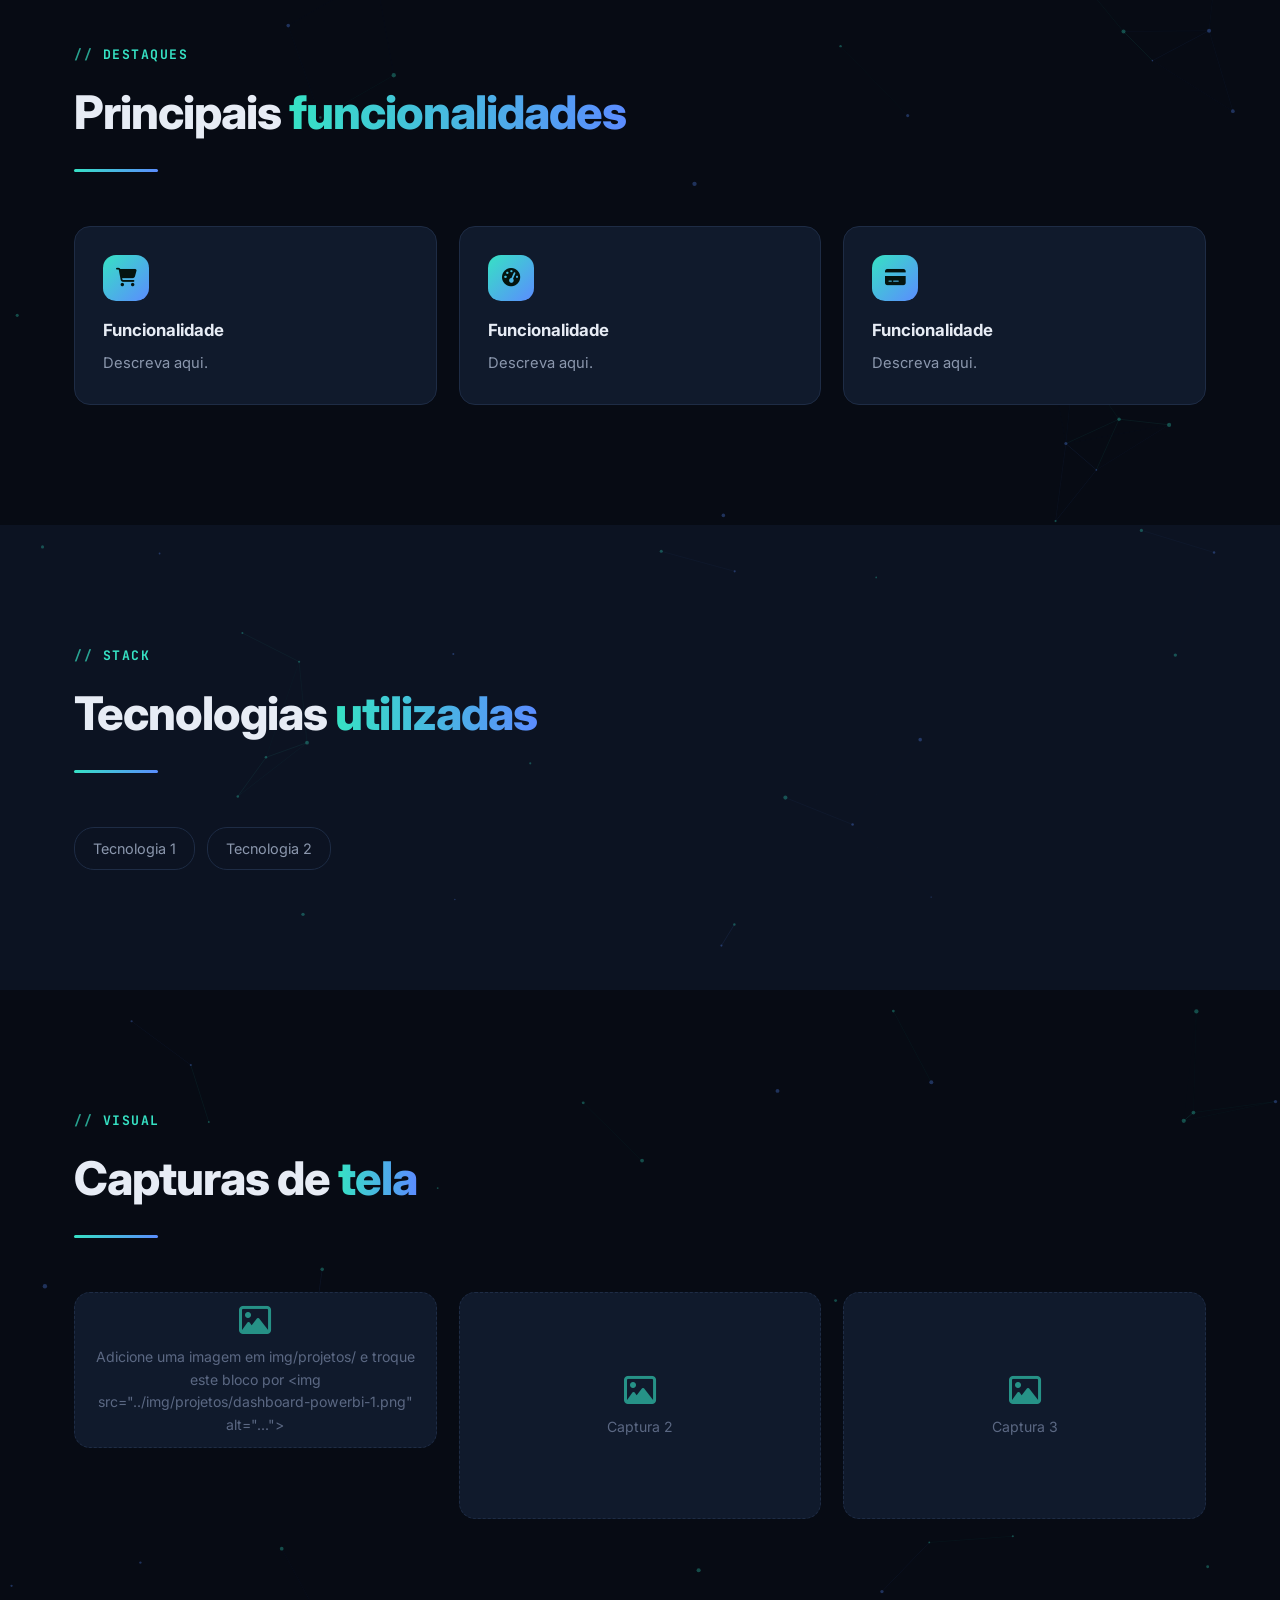
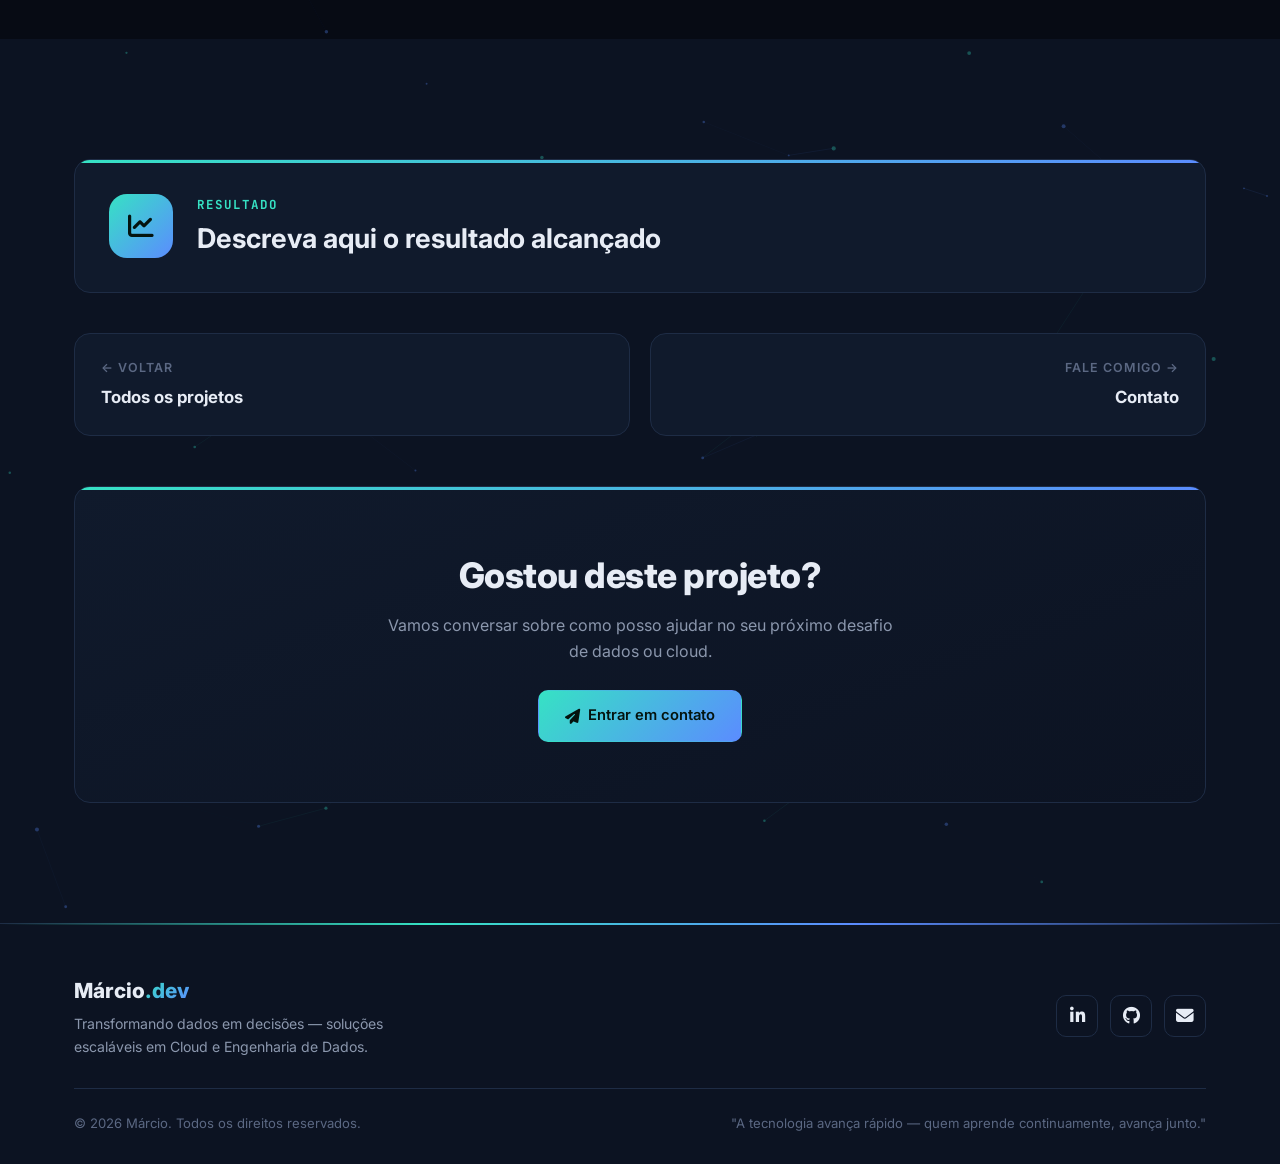
<file: projetos/dashboard-powerbi.html>
<!DOCTYPE html>
<html lang="pt-BR">
<head>
<meta charset="UTF-8">
<meta name="viewport" content="width=device-width, initial-scale=1.0">
<title>Dashboard Power BI | Márcio.dev</title>
<meta name="description" content="Dashboards e KPIs que transformam dados em decisões de negócio.">
<link rel="preconnect" href="https://fonts.googleapis.com">
<link href="https://fonts.googleapis.com/css2?family=Inter:wght@300;400;500;600;700;800&family=JetBrains+Mono:wght@400;500;600&display=swap" rel="stylesheet">
<link rel="stylesheet" href="https://cdnjs.cloudflare.com/ajax/libs/font-awesome/6.7.2/css/all.min.css">
<link rel="stylesheet" href="../css/style.css?v=4">
</head>
<body data-theme="dark">

<div class="bg-decor">
  <div class="bg-grid"></div>
  <div class="glow glow1"></div>
  <div class="glow glow2"></div>
  <div class="glow glow3"></div>
</div>

<header>
  <div class="scroll-progress" id="scrollProgress"></div>
  <nav>
    <a href="../index.html" class="logo">Márcio<span>.dev</span></a>
    <div class="nav-links"><a href="../index.html#sobre">Sobre</a><a href="../index.html#habilidades">Habilidades</a><a href="../index.html#experiencia">Experiência</a><a href="../index.html#projetos">Projetos</a><a href="../index.html#certificacoes">Certificações</a><a href="../index.html#blog">Blog</a><a href="../index.html#contato">Contato</a></div>
    <div class="nav-actions">
      <button class="theme-toggle" id="themeToggle" aria-label="Alternar tema">🌙</button>
      <button class="burger" id="burger" aria-label="Menu"><span></span><span></span><span></span></button>
    </div>
  </nav>
  <div class="mobile-menu" id="mobileMenu">
    <a href="../index.html#sobre">Sobre</a>
    <a href="../index.html#habilidades">Habilidades</a>
    <a href="../index.html#experiencia">Experiência</a>
    <a href="../index.html#projetos">Projetos</a>
    <a href="../index.html#certificacoes">Certificações</a>
    <a href="../index.html#blog">Blog</a>
    <a href="../index.html#contato">Contato</a>
  </div>
</header>

<section class="hero proj-hero">
  <div class="container">
    <a href="../index.html#projetos" class="crumb"><i class="fa-solid fa-arrow-left" aria-hidden="true"></i> Voltar aos projetos</a>
    <div class="proj-hero-grid">
      <div>
        <span class="sec-tag">Projeto</span>
        <h1>Dashboard Power BI</h1>
        <p class="lead">Dashboards e KPIs que transformam dados em decisões de negócio.</p>
        <div class="tag-row"><span class="tag">Tecnologia 1</span><span class="tag">Tecnologia 2</span></div>
        <div class="btn-row">
          <a href="#" class="btn btn-primary"><i class="fa-solid fa-arrow-up-right-from-square" aria-hidden="true"></i> Ver demo</a>
          <a href="#" class="btn btn-outline"><i class="fa-brands fa-github" aria-hidden="true"></i> Código no GitHub</a>
        </div>
      </div>
      <div class="photo-frame">
        <div class="cover-inner">
          <i class="fa-solid fa-chart-pie" aria-hidden="true"></i>
          <span class="cover-result">↳ Descreva aqui o resultado alcançado</span>
          <!-- Para usar uma imagem de capa: <img src="../img/projetos/dashboard-powerbi-capa.jpg" alt="Capa do projeto"> -->
        </div>
      </div>
    </div>
  </div>
</section>

<section class="section-alt">
  <div class="container">
    <div class="sec-head reveal"><span class="sec-tag">Visão geral</span><h2 class="sec-title">Sobre o <span class="accent">projeto</span></h2></div>
    <div class="overview-grid">
      <div class="info-card reveal"><div class="info-ic"><i class="fa-solid fa-triangle-exclamation" aria-hidden="true"></i></div><h3>O problema</h3><p>Descreva aqui o desafio ou a necessidade que originou o projeto.</p></div>
      <div class="info-card reveal"><div class="info-ic"><i class="fa-solid fa-lightbulb" aria-hidden="true"></i></div><h3>A solução</h3><p>Descreva aqui a abordagem adotada e as decisões técnicas.</p></div>
      <div class="info-card reveal"><div class="info-ic"><i class="fa-solid fa-user-gear" aria-hidden="true"></i></div><h3>Meu papel</h3><p>Descreva aqui o que você fez e com quem trabalhou.</p></div>
    </div>
  </div>
</section>

<section>
  <div class="container">
    <div class="sec-head reveal"><span class="sec-tag">Destaques</span><h2 class="sec-title">Principais <span class="accent">funcionalidades</span></h2></div>
    <div class="feature-grid">
      <div class="info-card reveal"><div class="info-ic"><i class="fa-solid fa-cart-shopping" aria-hidden="true"></i></div><h3>Funcionalidade</h3><p>Descreva aqui.</p></div>
      <div class="info-card reveal"><div class="info-ic"><i class="fa-solid fa-gauge-high" aria-hidden="true"></i></div><h3>Funcionalidade</h3><p>Descreva aqui.</p></div>
      <div class="info-card reveal"><div class="info-ic"><i class="fa-solid fa-credit-card" aria-hidden="true"></i></div><h3>Funcionalidade</h3><p>Descreva aqui.</p></div>
    </div>
  </div>
</section>

<section class="section-alt">
  <div class="container">
    <div class="sec-head reveal"><span class="sec-tag">Stack</span><h2 class="sec-title">Tecnologias <span class="accent">utilizadas</span></h2></div>
    <div class="tech-row reveal"><span class="chip">Tecnologia 1</span><span class="chip">Tecnologia 2</span></div>
  </div>
</section>

<section>
  <div class="container">
    <div class="sec-head reveal"><span class="sec-tag">Visual</span><h2 class="sec-title">Capturas de <span class="accent">tela</span></h2></div>
    <div class="shots">
      <div class="shot wide reveal"><div class="shot-empty"><i class="fa-regular fa-image" aria-hidden="true"></i>Adicione uma imagem em img/projetos/ e troque este bloco por &lt;img src="../img/projetos/dashboard-powerbi-1.png" alt="..."&gt;</div></div>
      <div class="shot reveal"><div class="shot-empty"><i class="fa-regular fa-image" aria-hidden="true"></i>Captura 2</div></div>
      <div class="shot reveal"><div class="shot-empty"><i class="fa-regular fa-image" aria-hidden="true"></i>Captura 3</div></div>
    </div>
  </div>
</section>

<section class="section-alt">
  <div class="container">
    <div class="result-banner reveal">
      <div class="result-ic"><i class="fa-solid fa-chart-line" aria-hidden="true"></i></div>
      <div><h3>Resultado</h3><p>Descreva aqui o resultado alcançado</p></div>
    </div>
    <div class="proj-nav" style="margin-top:40px;">
      <a class="proj-nav-card" href="../index.html#projetos"><span>← Voltar</span><strong>Todos os projetos</strong></a>
      <a class="proj-nav-card next" href="../index.html#contato"><span>Fale comigo →</span><strong>Contato</strong></a>
    </div>
    <div class="cta-box reveal">
      <h2>Gostou deste <span class="accent">projeto</span>?</h2>
      <p>Vamos conversar sobre como posso ajudar no seu próximo desafio de dados ou cloud.</p>
      <a href="../index.html#contato" class="btn btn-primary"><i class="fa-solid fa-paper-plane" aria-hidden="true"></i> Entrar em contato</a>
    </div>
  </div>
</section>

<footer>
  <div class="container">
    <div class="footer-grid">
      <div>
        <div class="footer-logo">Márcio<span style="background:var(--accent-grad);-webkit-background-clip:text;background-clip:text;color:transparent;">.dev</span></div>
        <p class="footer-tag">Transformando dados em decisões — soluções escaláveis em Cloud e Engenharia de Dados.</p>
      </div>
      <div class="footer-social">
        <a href="https://www.linkedin.com/in/marcio-ottoboni" target="_blank" rel="noopener" aria-label="LinkedIn"><i class="fa-brands fa-linkedin-in" aria-hidden="true"></i></a>
        <a href="https://github.com/marcioottoboni" target="_blank" rel="noopener" aria-label="GitHub"><i class="fa-brands fa-github" aria-hidden="true"></i></a>
        <a href="mailto:marcio_ottoboni@hotmail.com?subject=Contato%20pelo%20portf%C3%B3lio" aria-label="Enviar e-mail"><i class="fa-solid fa-envelope" aria-hidden="true"></i></a>
      </div>
    </div>
    <div class="footer-bottom">
      <span>© 2026 Márcio. Todos os direitos reservados.</span>
      <span>"A tecnologia avança rápido — quem aprende continuamente, avança junto."</span>
    </div>
  </div>
</footer>

<button class="back-top" id="backTop" aria-label="Voltar ao topo">↑</button>

<script src="../js/common.js?v=4"></script>
</body>
</html>
</file>
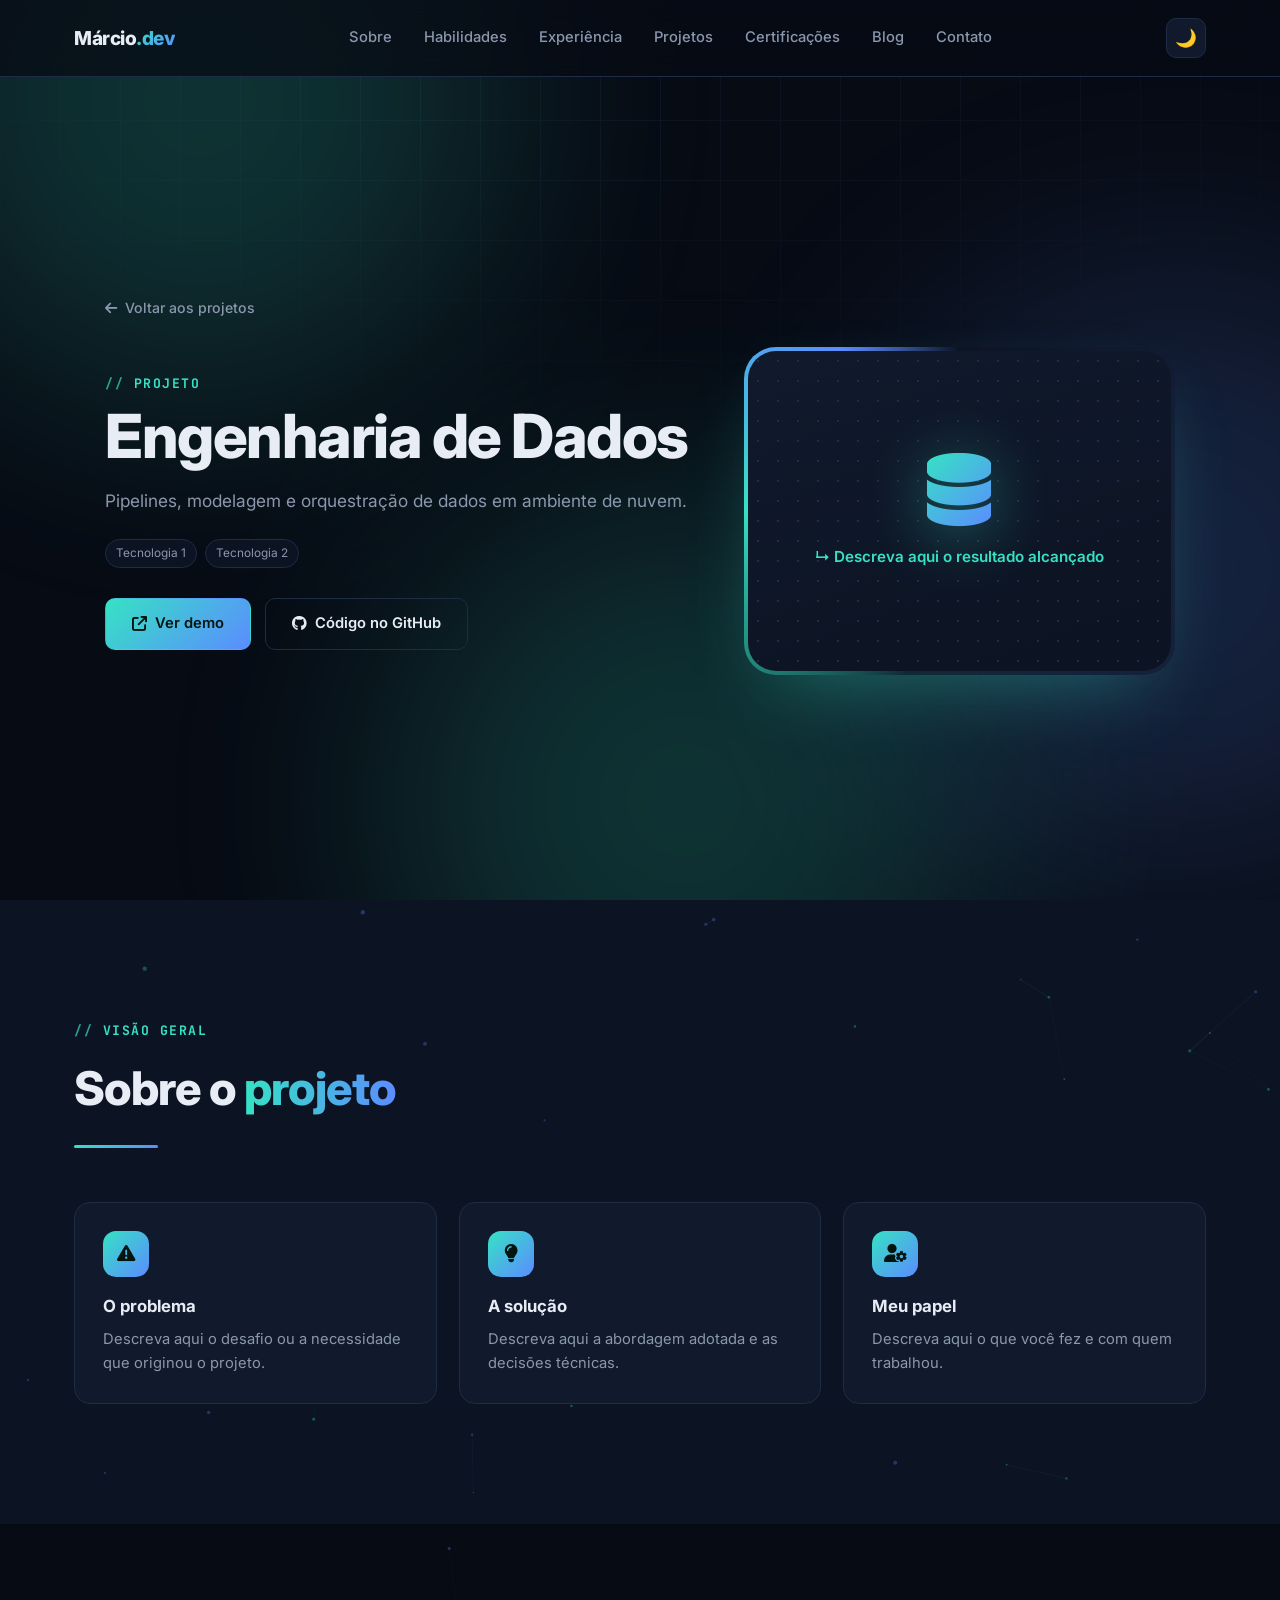
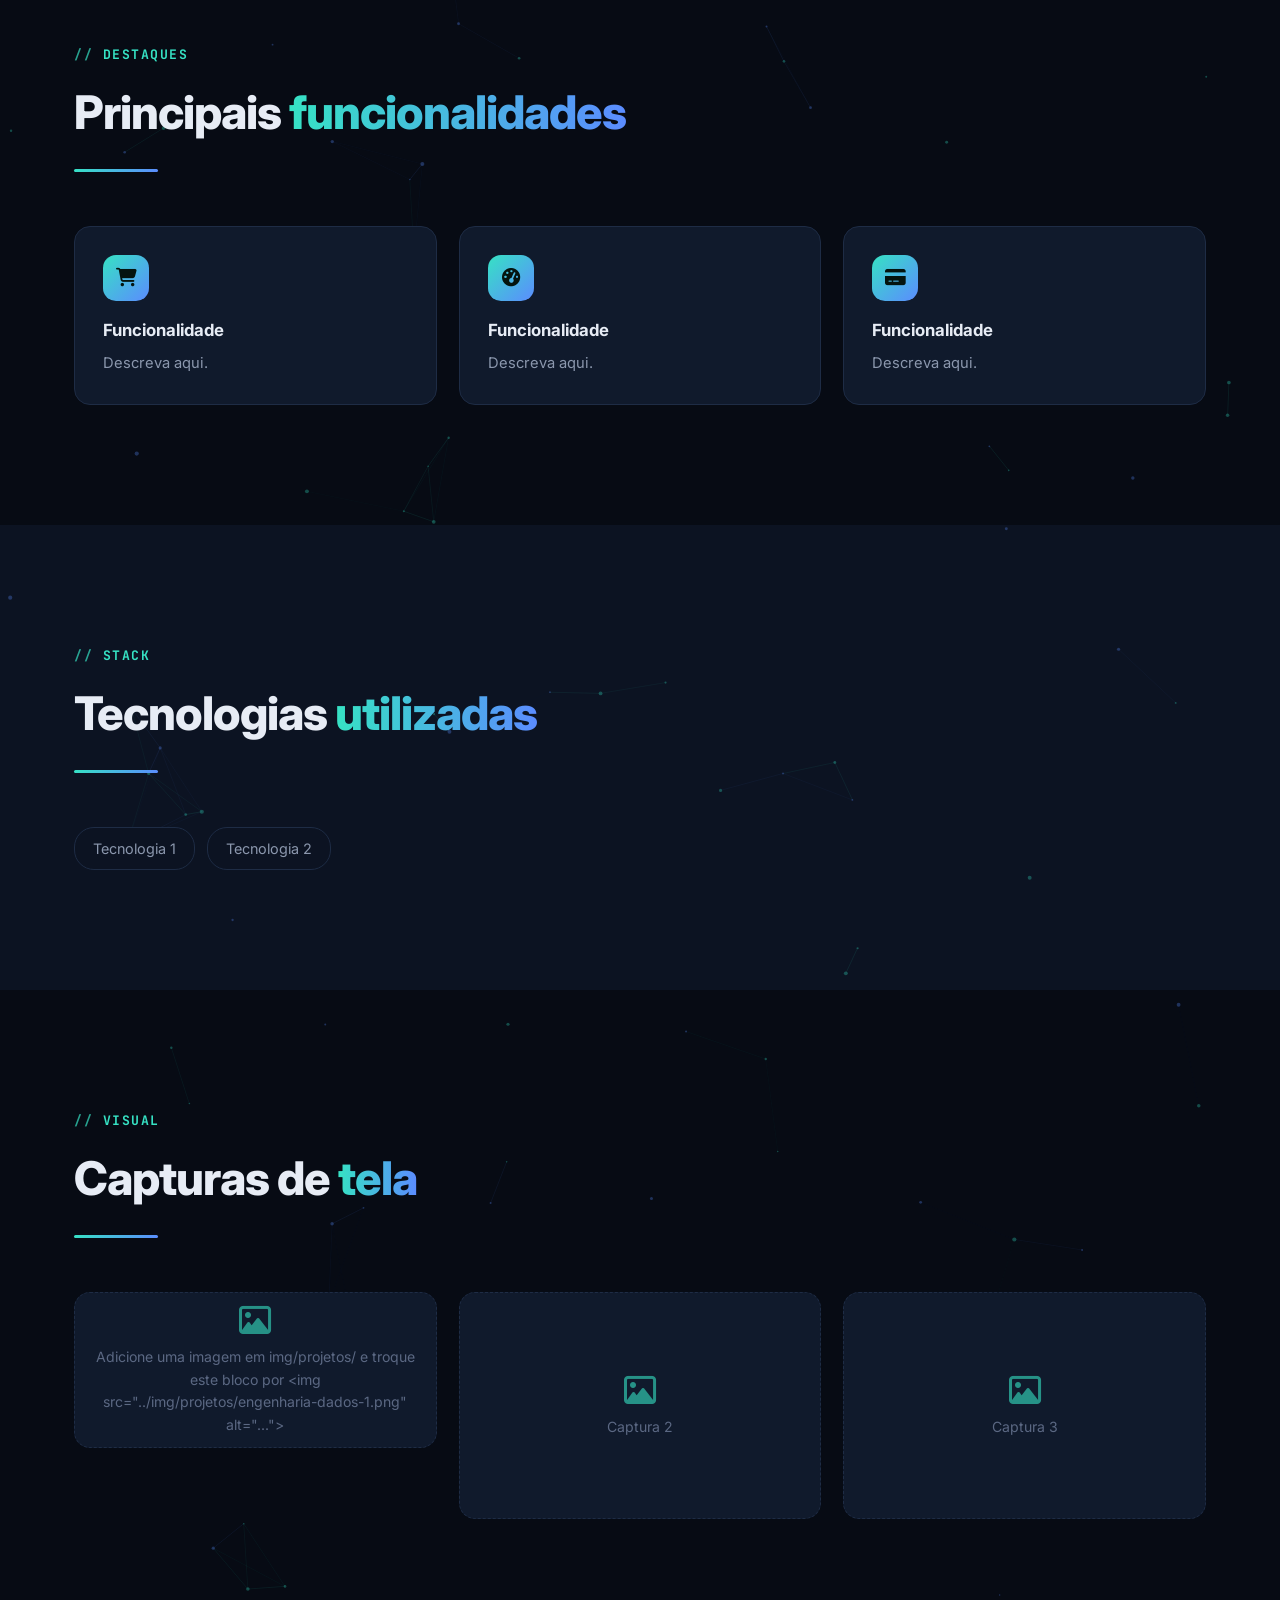
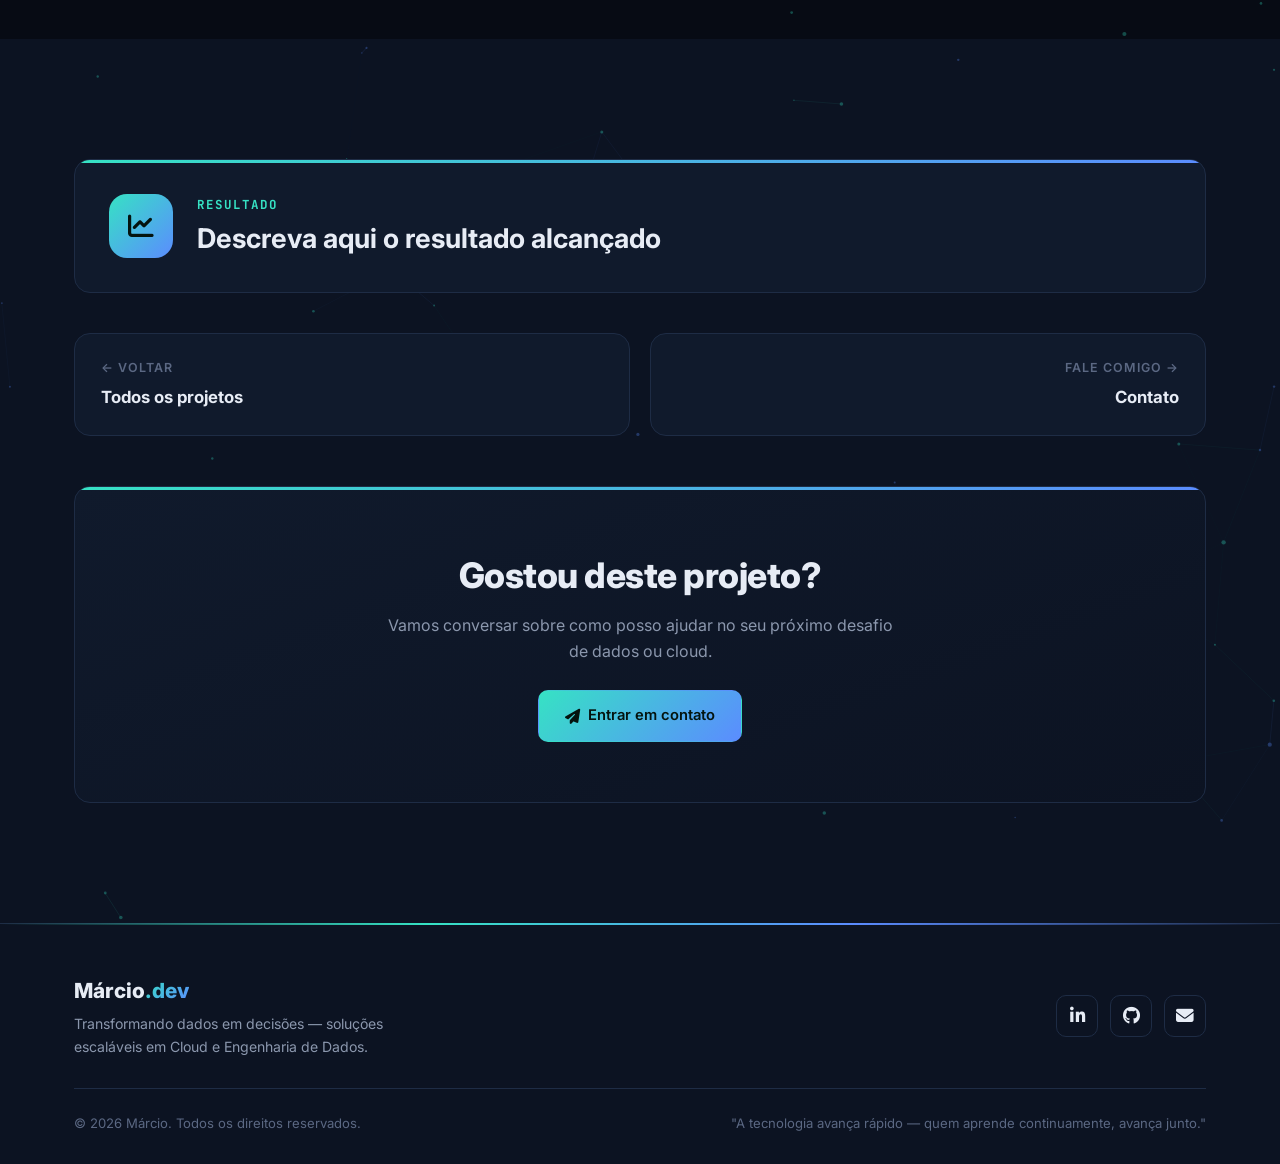
<file: projetos/engenharia-dados.html>
<!DOCTYPE html>
<html lang="pt-BR">
<head>
<meta charset="UTF-8">
<meta name="viewport" content="width=device-width, initial-scale=1.0">
<title>Engenharia de Dados | Márcio.dev</title>
<meta name="description" content="Pipelines, modelagem e orquestração de dados em ambiente de nuvem.">
<link rel="preconnect" href="https://fonts.googleapis.com">
<link href="https://fonts.googleapis.com/css2?family=Inter:wght@300;400;500;600;700;800&family=JetBrains+Mono:wght@400;500;600&display=swap" rel="stylesheet">
<link rel="stylesheet" href="https://cdnjs.cloudflare.com/ajax/libs/font-awesome/6.7.2/css/all.min.css">
<link rel="stylesheet" href="../css/style.css?v=4">
</head>
<body data-theme="dark">

<div class="bg-decor">
  <div class="bg-grid"></div>
  <div class="glow glow1"></div>
  <div class="glow glow2"></div>
  <div class="glow glow3"></div>
</div>

<header>
  <div class="scroll-progress" id="scrollProgress"></div>
  <nav>
    <a href="../index.html" class="logo">Márcio<span>.dev</span></a>
    <div class="nav-links"><a href="../index.html#sobre">Sobre</a><a href="../index.html#habilidades">Habilidades</a><a href="../index.html#experiencia">Experiência</a><a href="../index.html#projetos">Projetos</a><a href="../index.html#certificacoes">Certificações</a><a href="../index.html#blog">Blog</a><a href="../index.html#contato">Contato</a></div>
    <div class="nav-actions">
      <button class="theme-toggle" id="themeToggle" aria-label="Alternar tema">🌙</button>
      <button class="burger" id="burger" aria-label="Menu"><span></span><span></span><span></span></button>
    </div>
  </nav>
  <div class="mobile-menu" id="mobileMenu">
    <a href="../index.html#sobre">Sobre</a>
    <a href="../index.html#habilidades">Habilidades</a>
    <a href="../index.html#experiencia">Experiência</a>
    <a href="../index.html#projetos">Projetos</a>
    <a href="../index.html#certificacoes">Certificações</a>
    <a href="../index.html#blog">Blog</a>
    <a href="../index.html#contato">Contato</a>
  </div>
</header>

<section class="hero proj-hero">
  <div class="container">
    <a href="../index.html#projetos" class="crumb"><i class="fa-solid fa-arrow-left" aria-hidden="true"></i> Voltar aos projetos</a>
    <div class="proj-hero-grid">
      <div>
        <span class="sec-tag">Projeto</span>
        <h1>Engenharia de Dados</h1>
        <p class="lead">Pipelines, modelagem e orquestração de dados em ambiente de nuvem.</p>
        <div class="tag-row"><span class="tag">Tecnologia 1</span><span class="tag">Tecnologia 2</span></div>
        <div class="btn-row">
          <a href="#" class="btn btn-primary"><i class="fa-solid fa-arrow-up-right-from-square" aria-hidden="true"></i> Ver demo</a>
          <a href="#" class="btn btn-outline"><i class="fa-brands fa-github" aria-hidden="true"></i> Código no GitHub</a>
        </div>
      </div>
      <div class="photo-frame">
        <div class="cover-inner">
          <i class="fa-solid fa-database" aria-hidden="true"></i>
          <span class="cover-result">↳ Descreva aqui o resultado alcançado</span>
          <!-- Para usar uma imagem de capa: <img src="../img/projetos/engenharia-dados-capa.jpg" alt="Capa do projeto"> -->
        </div>
      </div>
    </div>
  </div>
</section>

<section class="section-alt">
  <div class="container">
    <div class="sec-head reveal"><span class="sec-tag">Visão geral</span><h2 class="sec-title">Sobre o <span class="accent">projeto</span></h2></div>
    <div class="overview-grid">
      <div class="info-card reveal"><div class="info-ic"><i class="fa-solid fa-triangle-exclamation" aria-hidden="true"></i></div><h3>O problema</h3><p>Descreva aqui o desafio ou a necessidade que originou o projeto.</p></div>
      <div class="info-card reveal"><div class="info-ic"><i class="fa-solid fa-lightbulb" aria-hidden="true"></i></div><h3>A solução</h3><p>Descreva aqui a abordagem adotada e as decisões técnicas.</p></div>
      <div class="info-card reveal"><div class="info-ic"><i class="fa-solid fa-user-gear" aria-hidden="true"></i></div><h3>Meu papel</h3><p>Descreva aqui o que você fez e com quem trabalhou.</p></div>
    </div>
  </div>
</section>

<section>
  <div class="container">
    <div class="sec-head reveal"><span class="sec-tag">Destaques</span><h2 class="sec-title">Principais <span class="accent">funcionalidades</span></h2></div>
    <div class="feature-grid">
      <div class="info-card reveal"><div class="info-ic"><i class="fa-solid fa-cart-shopping" aria-hidden="true"></i></div><h3>Funcionalidade</h3><p>Descreva aqui.</p></div>
      <div class="info-card reveal"><div class="info-ic"><i class="fa-solid fa-gauge-high" aria-hidden="true"></i></div><h3>Funcionalidade</h3><p>Descreva aqui.</p></div>
      <div class="info-card reveal"><div class="info-ic"><i class="fa-solid fa-credit-card" aria-hidden="true"></i></div><h3>Funcionalidade</h3><p>Descreva aqui.</p></div>
    </div>
  </div>
</section>

<section class="section-alt">
  <div class="container">
    <div class="sec-head reveal"><span class="sec-tag">Stack</span><h2 class="sec-title">Tecnologias <span class="accent">utilizadas</span></h2></div>
    <div class="tech-row reveal"><span class="chip">Tecnologia 1</span><span class="chip">Tecnologia 2</span></div>
  </div>
</section>

<section>
  <div class="container">
    <div class="sec-head reveal"><span class="sec-tag">Visual</span><h2 class="sec-title">Capturas de <span class="accent">tela</span></h2></div>
    <div class="shots">
      <div class="shot wide reveal"><div class="shot-empty"><i class="fa-regular fa-image" aria-hidden="true"></i>Adicione uma imagem em img/projetos/ e troque este bloco por &lt;img src="../img/projetos/engenharia-dados-1.png" alt="..."&gt;</div></div>
      <div class="shot reveal"><div class="shot-empty"><i class="fa-regular fa-image" aria-hidden="true"></i>Captura 2</div></div>
      <div class="shot reveal"><div class="shot-empty"><i class="fa-regular fa-image" aria-hidden="true"></i>Captura 3</div></div>
    </div>
  </div>
</section>

<section class="section-alt">
  <div class="container">
    <div class="result-banner reveal">
      <div class="result-ic"><i class="fa-solid fa-chart-line" aria-hidden="true"></i></div>
      <div><h3>Resultado</h3><p>Descreva aqui o resultado alcançado</p></div>
    </div>
    <div class="proj-nav" style="margin-top:40px;">
      <a class="proj-nav-card" href="../index.html#projetos"><span>← Voltar</span><strong>Todos os projetos</strong></a>
      <a class="proj-nav-card next" href="../index.html#contato"><span>Fale comigo →</span><strong>Contato</strong></a>
    </div>
    <div class="cta-box reveal">
      <h2>Gostou deste <span class="accent">projeto</span>?</h2>
      <p>Vamos conversar sobre como posso ajudar no seu próximo desafio de dados ou cloud.</p>
      <a href="../index.html#contato" class="btn btn-primary"><i class="fa-solid fa-paper-plane" aria-hidden="true"></i> Entrar em contato</a>
    </div>
  </div>
</section>

<footer>
  <div class="container">
    <div class="footer-grid">
      <div>
        <div class="footer-logo">Márcio<span style="background:var(--accent-grad);-webkit-background-clip:text;background-clip:text;color:transparent;">.dev</span></div>
        <p class="footer-tag">Transformando dados em decisões — soluções escaláveis em Cloud e Engenharia de Dados.</p>
      </div>
      <div class="footer-social">
        <a href="https://www.linkedin.com/in/marcio-ottoboni" target="_blank" rel="noopener" aria-label="LinkedIn"><i class="fa-brands fa-linkedin-in" aria-hidden="true"></i></a>
        <a href="https://github.com/marcioottoboni" target="_blank" rel="noopener" aria-label="GitHub"><i class="fa-brands fa-github" aria-hidden="true"></i></a>
        <a href="mailto:marcio_ottoboni@hotmail.com?subject=Contato%20pelo%20portf%C3%B3lio" aria-label="Enviar e-mail"><i class="fa-solid fa-envelope" aria-hidden="true"></i></a>
      </div>
    </div>
    <div class="footer-bottom">
      <span>© 2026 Márcio. Todos os direitos reservados.</span>
      <span>"A tecnologia avança rápido — quem aprende continuamente, avança junto."</span>
    </div>
  </div>
</footer>

<button class="back-top" id="backTop" aria-label="Voltar ao topo">↑</button>

<script src="../js/common.js?v=4"></script>
</body>
</html>
</file>
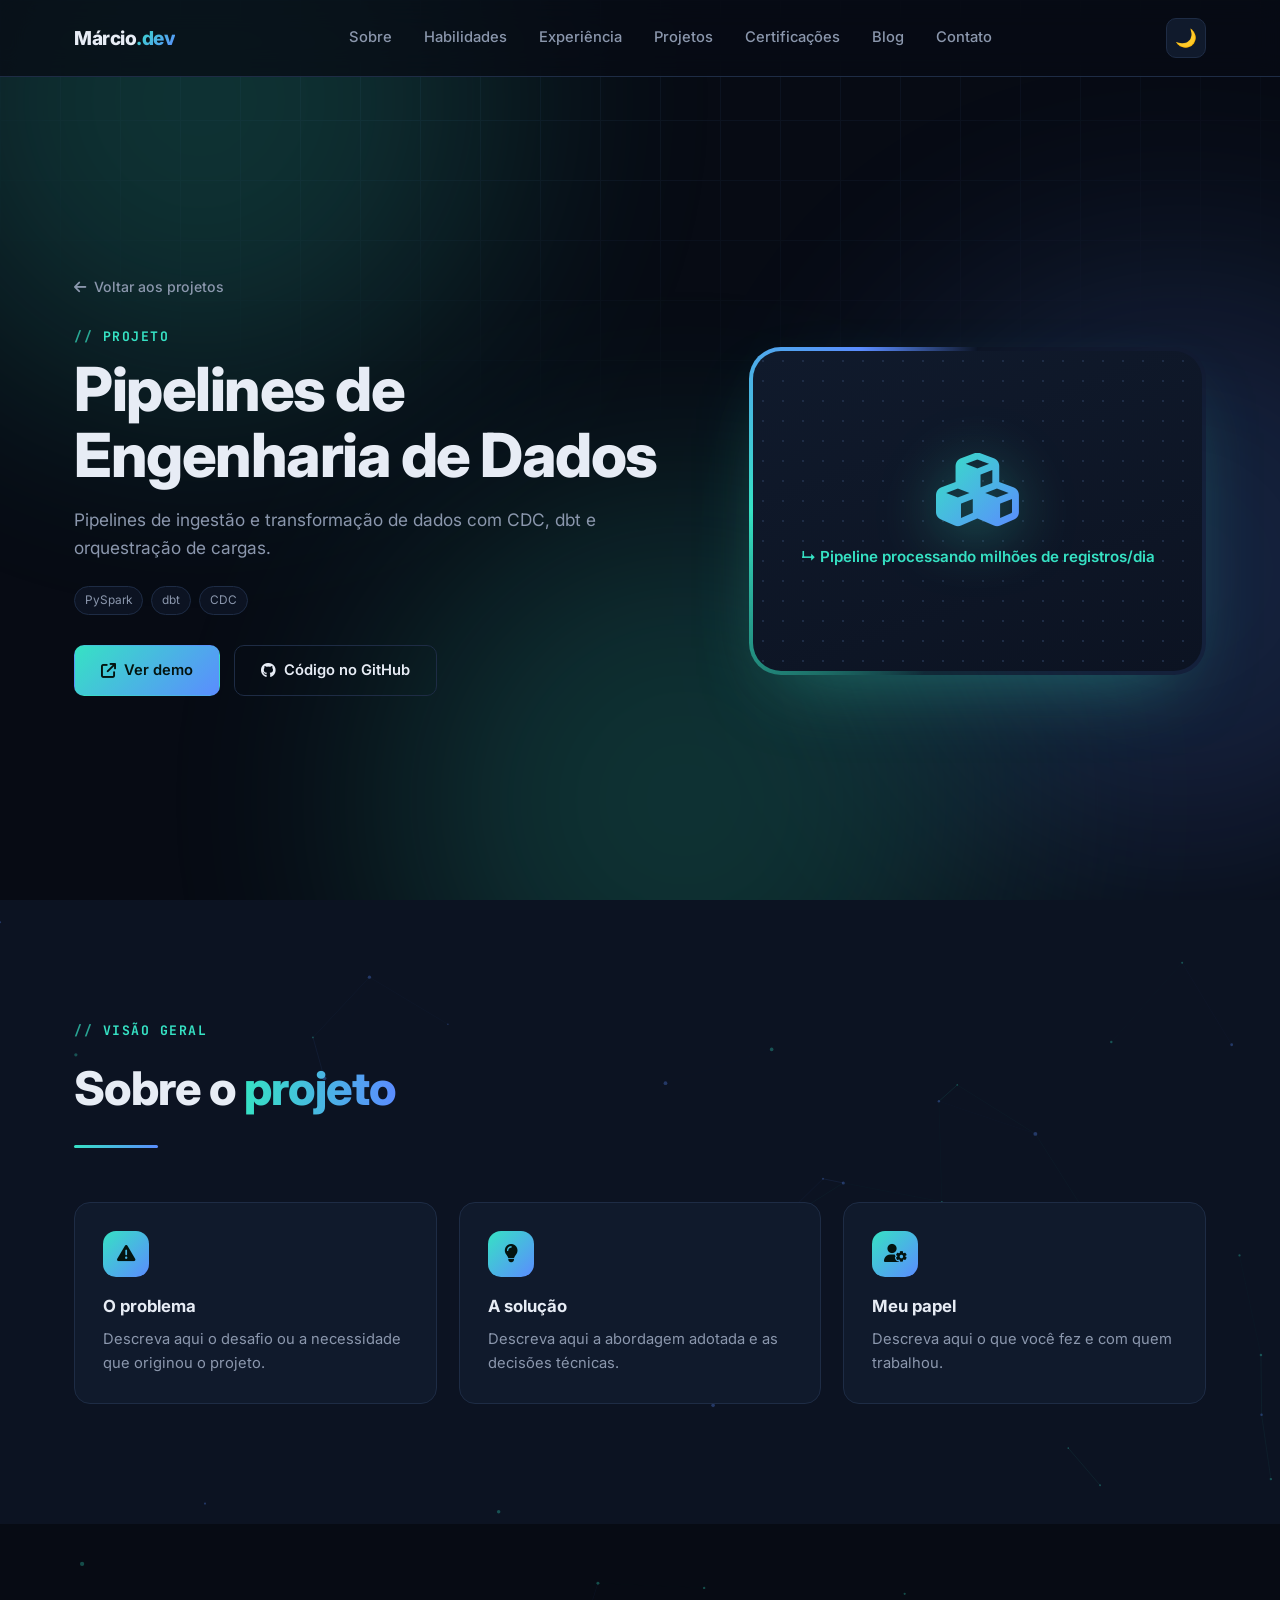
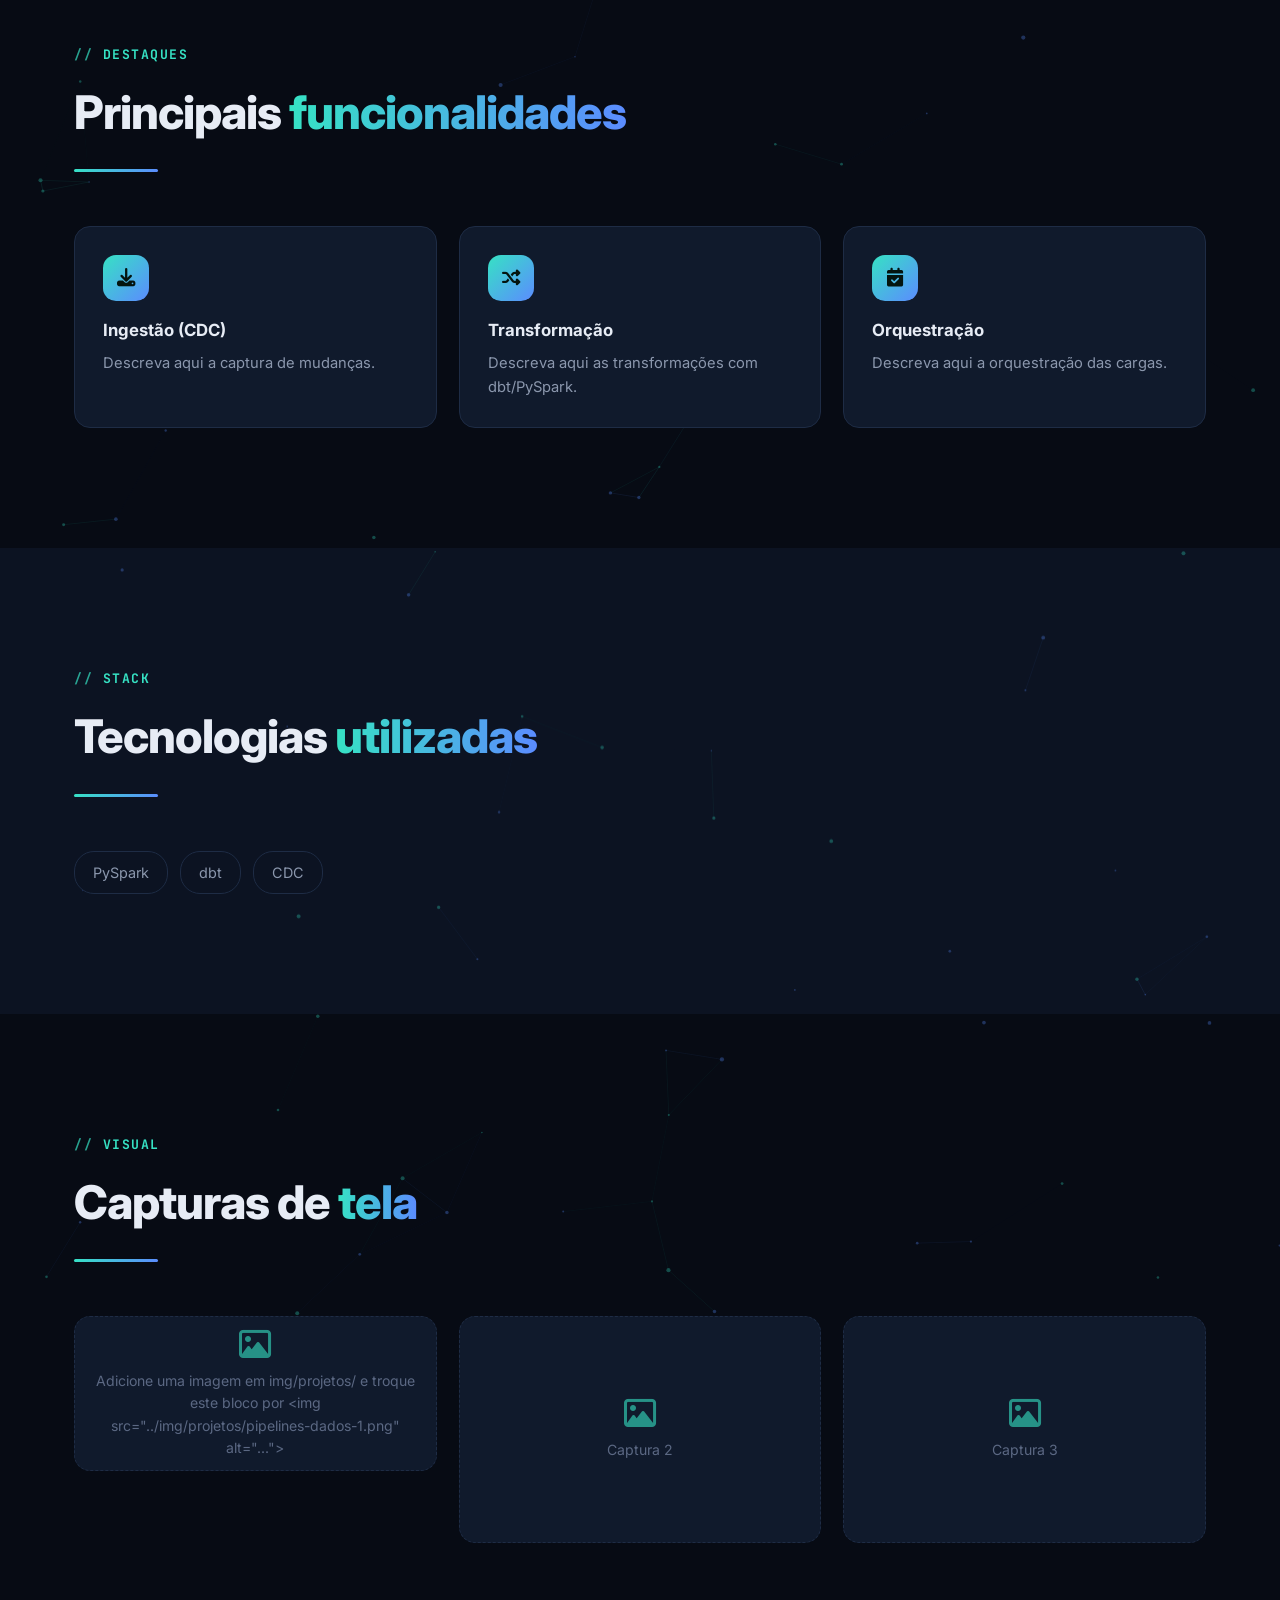
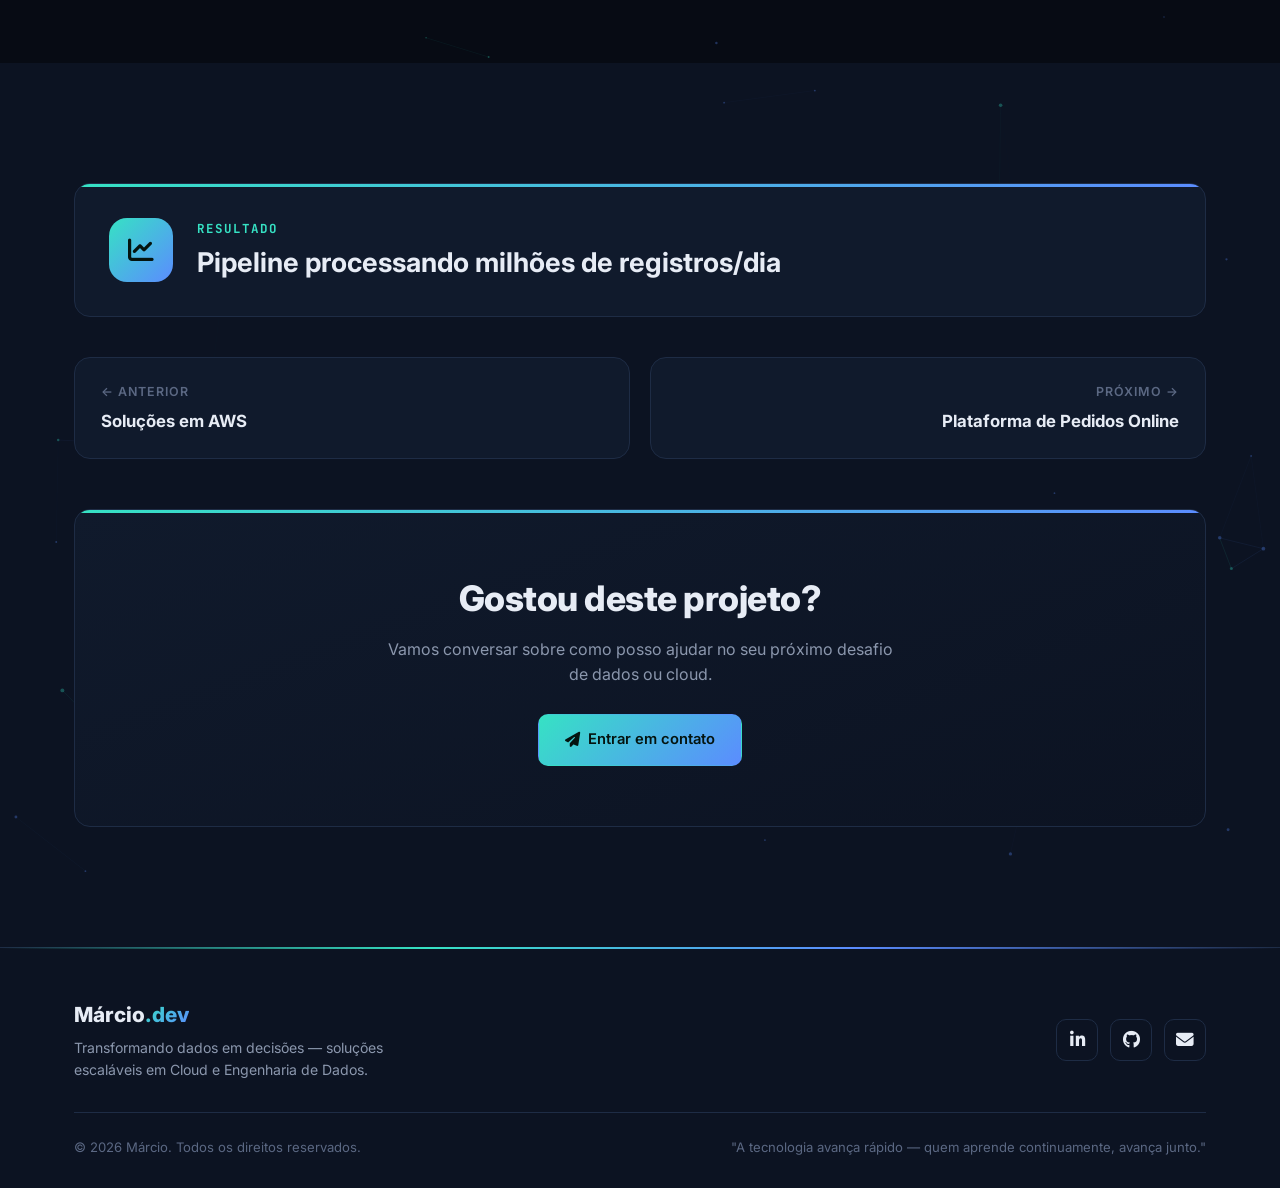
<file: projetos/pipelines-dados.html>
<!DOCTYPE html>
<html lang="pt-BR">
<head>
<meta charset="UTF-8">
<meta name="viewport" content="width=device-width, initial-scale=1.0">
<title>Pipelines de Engenharia de Dados | Márcio.dev</title>
<meta name="description" content="Pipelines de ingestão e transformação de dados com CDC, dbt e orquestração de cargas.">
<link rel="preconnect" href="https://fonts.googleapis.com">
<link href="https://fonts.googleapis.com/css2?family=Inter:wght@300;400;500;600;700;800&family=JetBrains+Mono:wght@400;500;600&display=swap" rel="stylesheet">
<link rel="stylesheet" href="https://cdnjs.cloudflare.com/ajax/libs/font-awesome/6.7.2/css/all.min.css">
<link rel="stylesheet" href="../css/style.css?v=4">
</head>
<body data-theme="dark">

<div class="bg-decor">
  <div class="bg-grid"></div>
  <div class="glow glow1"></div>
  <div class="glow glow2"></div>
  <div class="glow glow3"></div>
</div>

<header>
  <div class="scroll-progress" id="scrollProgress"></div>
  <nav>
    <a href="../index.html" class="logo">Márcio<span>.dev</span></a>
    <div class="nav-links"><a href="../index.html#sobre">Sobre</a><a href="../index.html#habilidades">Habilidades</a><a href="../index.html#experiencia">Experiência</a><a href="../index.html#projetos">Projetos</a><a href="../index.html#certificacoes">Certificações</a><a href="../index.html#blog">Blog</a><a href="../index.html#contato">Contato</a></div>
    <div class="nav-actions">
      <button class="theme-toggle" id="themeToggle" aria-label="Alternar tema">🌙</button>
      <button class="burger" id="burger" aria-label="Menu"><span></span><span></span><span></span></button>
    </div>
  </nav>
  <div class="mobile-menu" id="mobileMenu">
    <a href="../index.html#sobre">Sobre</a>
    <a href="../index.html#habilidades">Habilidades</a>
    <a href="../index.html#experiencia">Experiência</a>
    <a href="../index.html#projetos">Projetos</a>
    <a href="../index.html#certificacoes">Certificações</a>
    <a href="../index.html#blog">Blog</a>
    <a href="../index.html#contato">Contato</a>
  </div>
</header>

<section class="hero proj-hero">
  <div class="container">
    <a href="../index.html#projetos" class="crumb"><i class="fa-solid fa-arrow-left" aria-hidden="true"></i> Voltar aos projetos</a>
    <div class="proj-hero-grid">
      <div>
        <span class="sec-tag">Projeto</span>
        <h1>Pipelines de Engenharia de Dados</h1>
        <p class="lead">Pipelines de ingestão e transformação de dados com CDC, dbt e orquestração de cargas.</p>
        <div class="tag-row"><span class="tag">PySpark</span><span class="tag">dbt</span><span class="tag">CDC</span></div>
        <div class="btn-row">
          <a href="#" class="btn btn-primary"><i class="fa-solid fa-arrow-up-right-from-square" aria-hidden="true"></i> Ver demo</a>
          <a href="#" class="btn btn-outline"><i class="fa-brands fa-github" aria-hidden="true"></i> Código no GitHub</a>
        </div>
      </div>
      <div class="photo-frame">
        <div class="cover-inner">
          <i class="fa-solid fa-cubes" aria-hidden="true"></i>
          <span class="cover-result">↳ Pipeline processando milhões de registros/dia</span>
          <!-- Para usar uma imagem de capa: <img src="../img/projetos/pipelines-dados-capa.jpg" alt="Capa do projeto"> -->
        </div>
      </div>
    </div>
  </div>
</section>

<section class="section-alt">
  <div class="container">
    <div class="sec-head reveal"><span class="sec-tag">Visão geral</span><h2 class="sec-title">Sobre o <span class="accent">projeto</span></h2></div>
    <div class="overview-grid">
      <div class="info-card reveal"><div class="info-ic"><i class="fa-solid fa-triangle-exclamation" aria-hidden="true"></i></div><h3>O problema</h3><p>Descreva aqui o desafio ou a necessidade que originou o projeto.</p></div>
      <div class="info-card reveal"><div class="info-ic"><i class="fa-solid fa-lightbulb" aria-hidden="true"></i></div><h3>A solução</h3><p>Descreva aqui a abordagem adotada e as decisões técnicas.</p></div>
      <div class="info-card reveal"><div class="info-ic"><i class="fa-solid fa-user-gear" aria-hidden="true"></i></div><h3>Meu papel</h3><p>Descreva aqui o que você fez e com quem trabalhou.</p></div>
    </div>
  </div>
</section>

<section>
  <div class="container">
    <div class="sec-head reveal"><span class="sec-tag">Destaques</span><h2 class="sec-title">Principais <span class="accent">funcionalidades</span></h2></div>
    <div class="feature-grid">
      <div class="info-card reveal"><div class="info-ic"><i class="fa-solid fa-download" aria-hidden="true"></i></div><h3>Ingestão (CDC)</h3><p>Descreva aqui a captura de mudanças.</p></div>
      <div class="info-card reveal"><div class="info-ic"><i class="fa-solid fa-shuffle" aria-hidden="true"></i></div><h3>Transformação</h3><p>Descreva aqui as transformações com dbt/PySpark.</p></div>
      <div class="info-card reveal"><div class="info-ic"><i class="fa-solid fa-calendar-check" aria-hidden="true"></i></div><h3>Orquestração</h3><p>Descreva aqui a orquestração das cargas.</p></div>
    </div>
  </div>
</section>

<section class="section-alt">
  <div class="container">
    <div class="sec-head reveal"><span class="sec-tag">Stack</span><h2 class="sec-title">Tecnologias <span class="accent">utilizadas</span></h2></div>
    <div class="tech-row reveal"><span class="chip">PySpark</span><span class="chip">dbt</span><span class="chip">CDC</span></div>
  </div>
</section>

<section>
  <div class="container">
    <div class="sec-head reveal"><span class="sec-tag">Visual</span><h2 class="sec-title">Capturas de <span class="accent">tela</span></h2></div>
    <div class="shots">
      <div class="shot wide reveal"><div class="shot-empty"><i class="fa-regular fa-image" aria-hidden="true"></i>Adicione uma imagem em img/projetos/ e troque este bloco por &lt;img src="../img/projetos/pipelines-dados-1.png" alt="..."&gt;</div></div>
      <div class="shot reveal"><div class="shot-empty"><i class="fa-regular fa-image" aria-hidden="true"></i>Captura 2</div></div>
      <div class="shot reveal"><div class="shot-empty"><i class="fa-regular fa-image" aria-hidden="true"></i>Captura 3</div></div>
    </div>
  </div>
</section>

<section class="section-alt">
  <div class="container">
    <div class="result-banner reveal">
      <div class="result-ic"><i class="fa-solid fa-chart-line" aria-hidden="true"></i></div>
      <div><h3>Resultado</h3><p>Pipeline processando milhões de registros/dia</p></div>
    </div>
    <div class="proj-nav" style="margin-top:40px;">
      <a class="proj-nav-card" href="solucoes-aws.html"><span>← Anterior</span><strong>Soluções em AWS</strong></a>
      <a class="proj-nav-card next" href="plataforma-pedidos.html"><span>Próximo →</span><strong>Plataforma de Pedidos Online</strong></a>
    </div>
    <div class="cta-box reveal">
      <h2>Gostou deste <span class="accent">projeto</span>?</h2>
      <p>Vamos conversar sobre como posso ajudar no seu próximo desafio de dados ou cloud.</p>
      <a href="../index.html#contato" class="btn btn-primary"><i class="fa-solid fa-paper-plane" aria-hidden="true"></i> Entrar em contato</a>
    </div>
  </div>
</section>

<footer>
  <div class="container">
    <div class="footer-grid">
      <div>
        <div class="footer-logo">Márcio<span style="background:var(--accent-grad);-webkit-background-clip:text;background-clip:text;color:transparent;">.dev</span></div>
        <p class="footer-tag">Transformando dados em decisões — soluções escaláveis em Cloud e Engenharia de Dados.</p>
      </div>
      <div class="footer-social">
        <a href="https://www.linkedin.com/in/marcio-ottoboni" target="_blank" rel="noopener" aria-label="LinkedIn"><i class="fa-brands fa-linkedin-in" aria-hidden="true"></i></a>
        <a href="https://github.com/marcioottoboni" target="_blank" rel="noopener" aria-label="GitHub"><i class="fa-brands fa-github" aria-hidden="true"></i></a>
        <a href="mailto:marcio_ottoboni@hotmail.com?subject=Contato%20pelo%20portf%C3%B3lio" aria-label="Enviar e-mail"><i class="fa-solid fa-envelope" aria-hidden="true"></i></a>
      </div>
    </div>
    <div class="footer-bottom">
      <span>© 2026 Márcio. Todos os direitos reservados.</span>
      <span>"A tecnologia avança rápido — quem aprende continuamente, avança junto."</span>
    </div>
  </div>
</footer>

<button class="back-top" id="backTop" aria-label="Voltar ao topo">↑</button>

<script src="../js/common.js?v=4"></script>
</body>
</html>
</file>
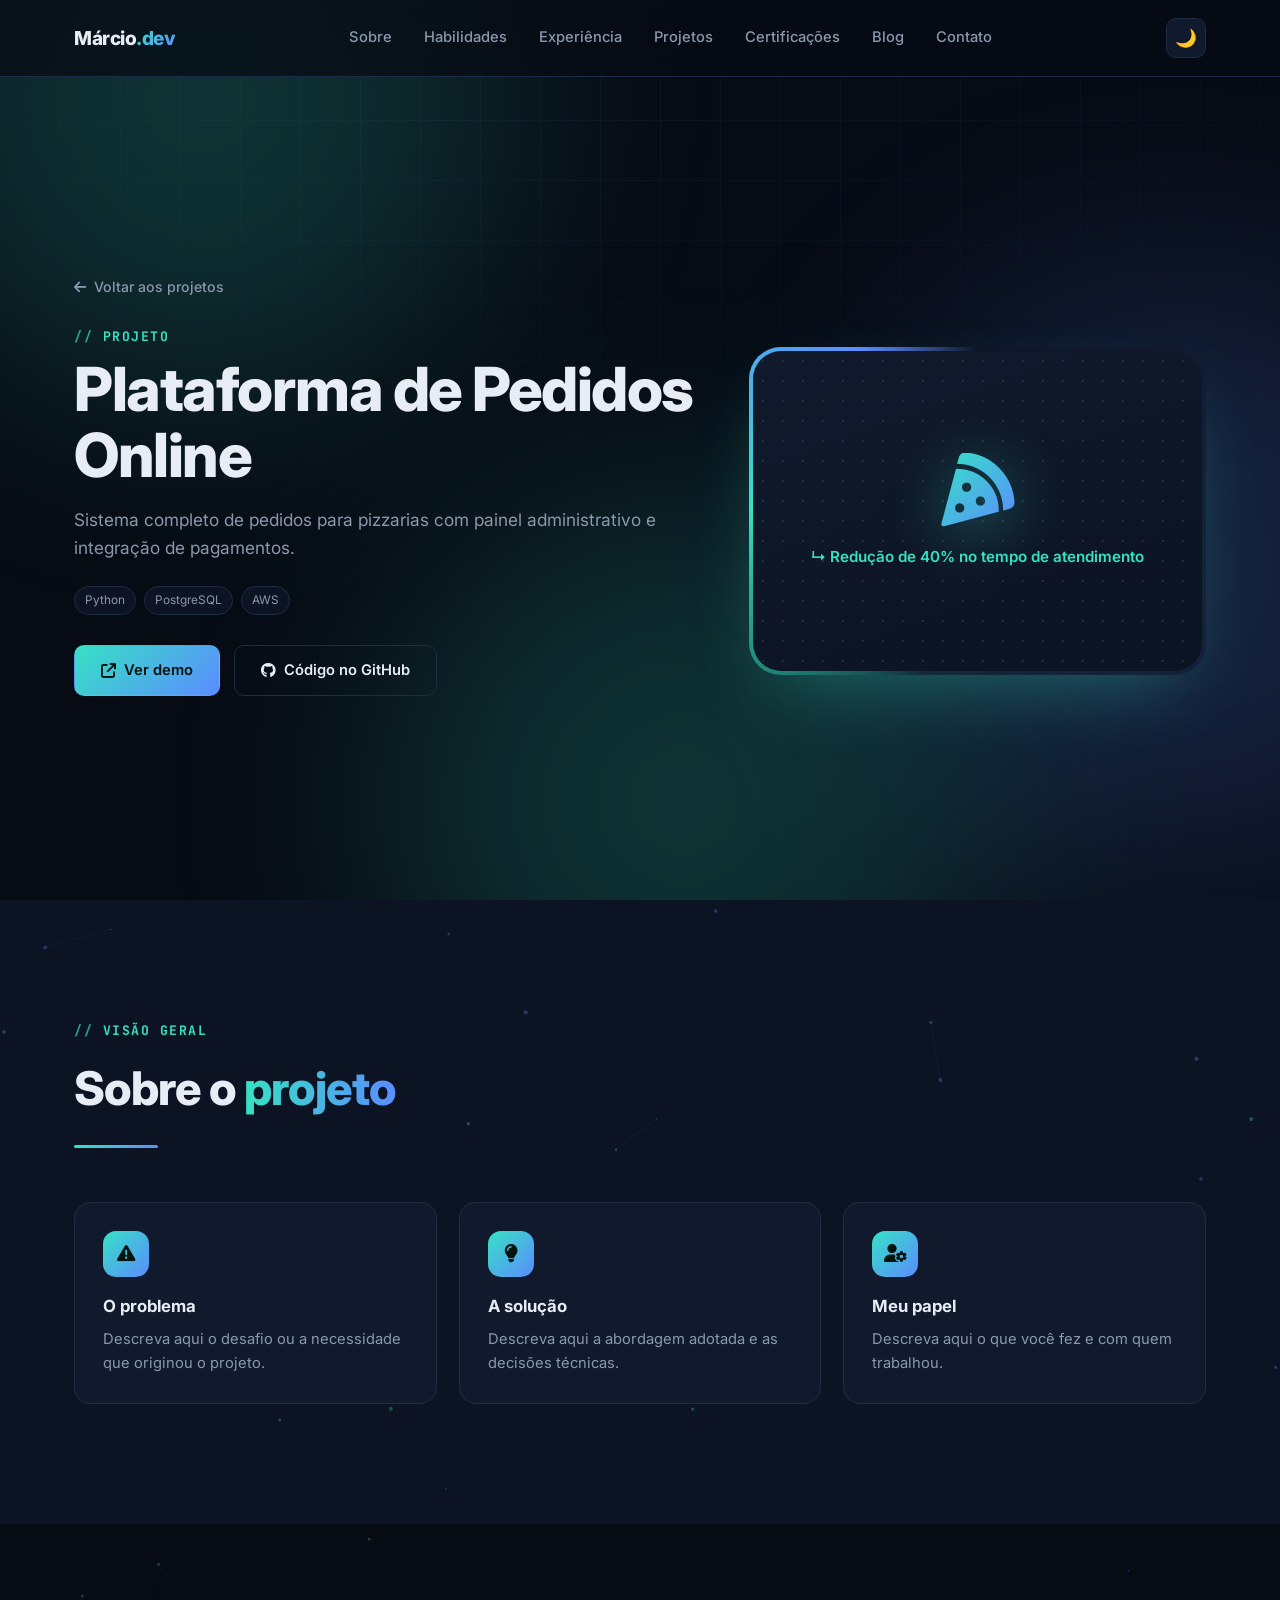
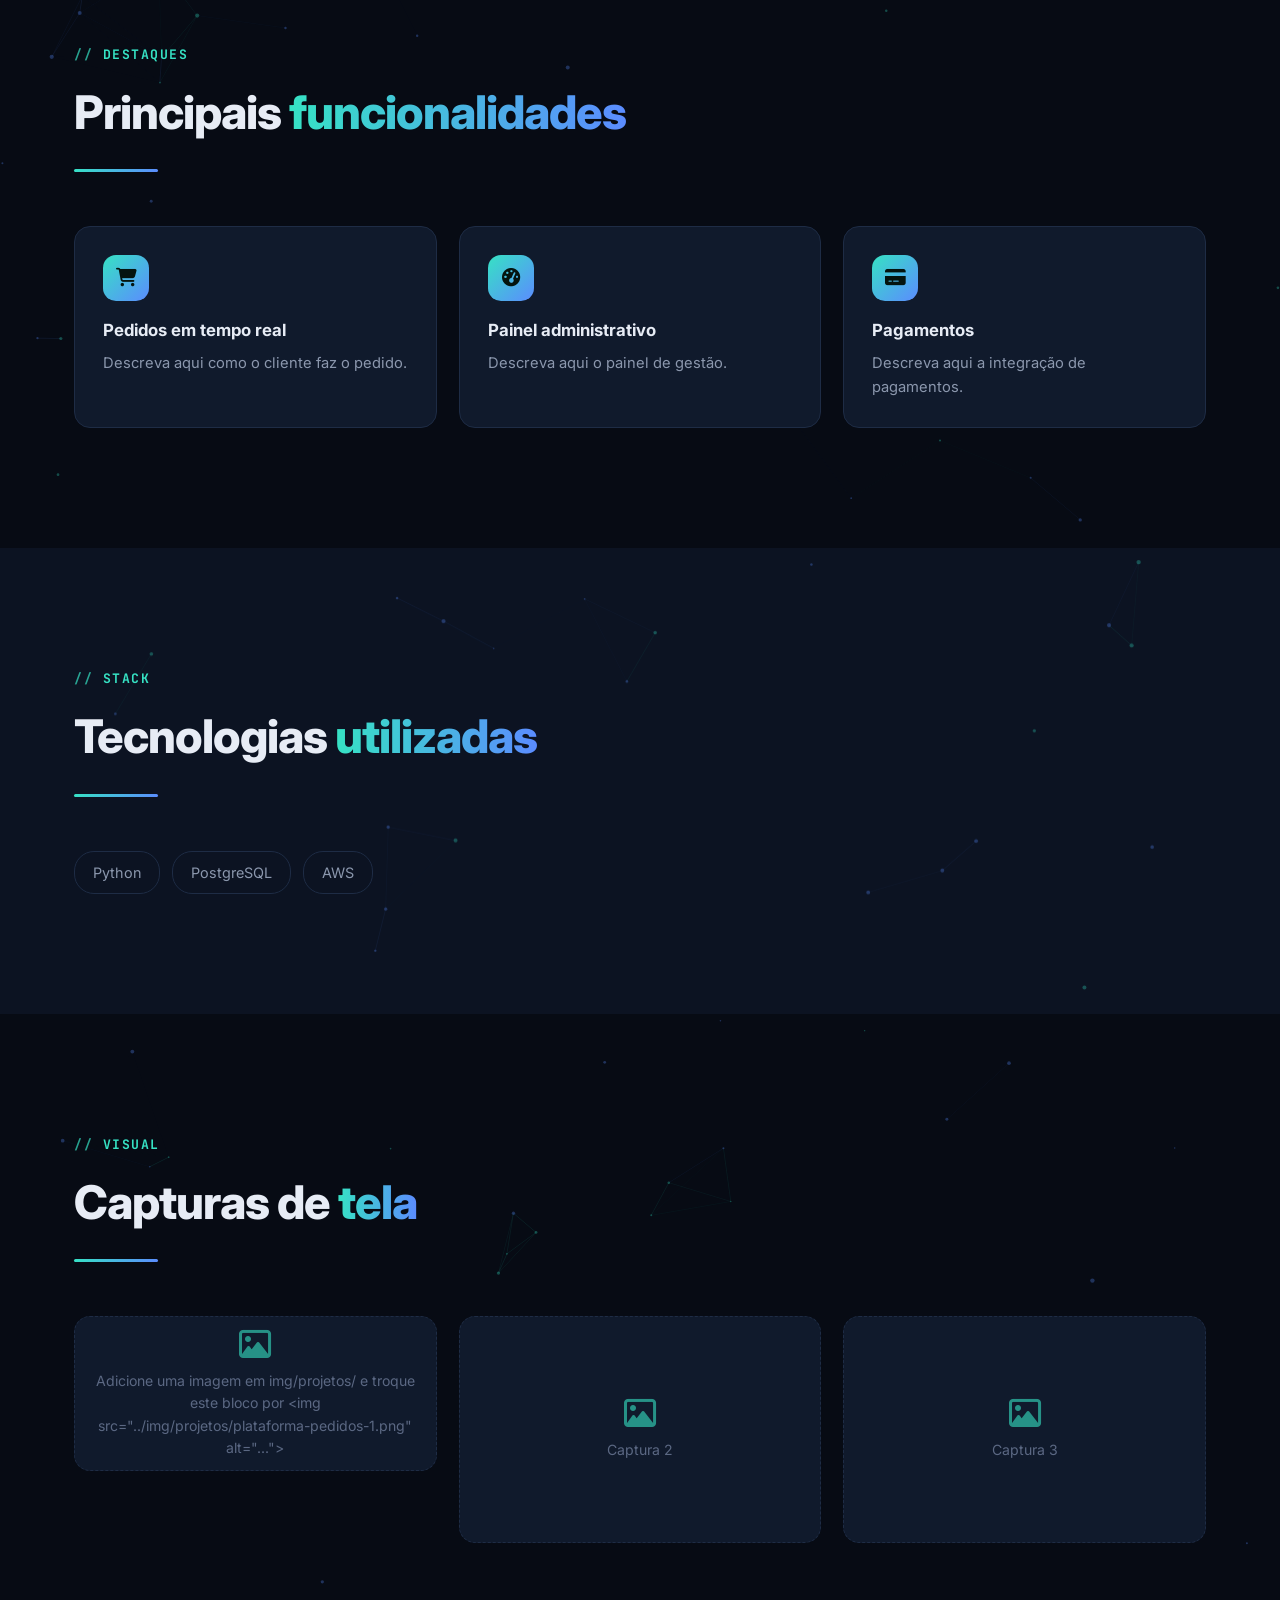
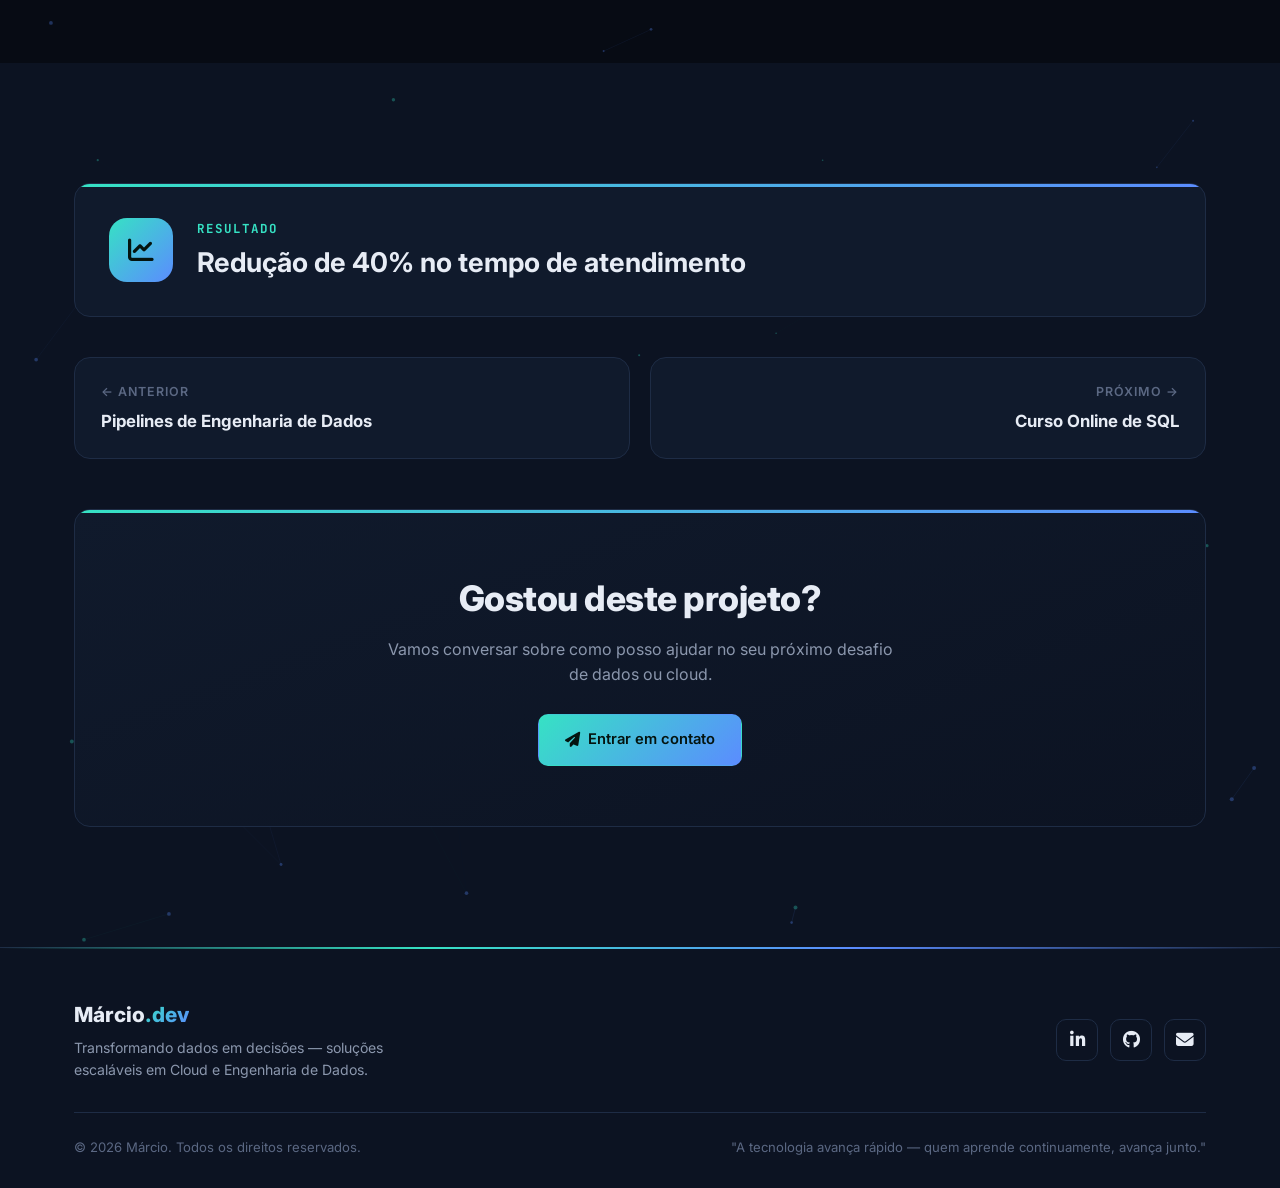
<file: projetos/plataforma-pedidos.html>
<!DOCTYPE html>
<html lang="pt-BR">
<head>
<meta charset="UTF-8">
<meta name="viewport" content="width=device-width, initial-scale=1.0">
<title>Plataforma de Pedidos Online | Márcio.dev</title>
<meta name="description" content="Sistema completo de pedidos para pizzarias com painel administrativo e integração de pagamentos.">
<link rel="preconnect" href="https://fonts.googleapis.com">
<link href="https://fonts.googleapis.com/css2?family=Inter:wght@300;400;500;600;700;800&family=JetBrains+Mono:wght@400;500;600&display=swap" rel="stylesheet">
<link rel="stylesheet" href="https://cdnjs.cloudflare.com/ajax/libs/font-awesome/6.7.2/css/all.min.css">
<link rel="stylesheet" href="../css/style.css?v=4">
</head>
<body data-theme="dark">

<div class="bg-decor">
  <div class="bg-grid"></div>
  <div class="glow glow1"></div>
  <div class="glow glow2"></div>
  <div class="glow glow3"></div>
</div>

<header>
  <div class="scroll-progress" id="scrollProgress"></div>
  <nav>
    <a href="../index.html" class="logo">Márcio<span>.dev</span></a>
    <div class="nav-links"><a href="../index.html#sobre">Sobre</a><a href="../index.html#habilidades">Habilidades</a><a href="../index.html#experiencia">Experiência</a><a href="../index.html#projetos">Projetos</a><a href="../index.html#certificacoes">Certificações</a><a href="../index.html#blog">Blog</a><a href="../index.html#contato">Contato</a></div>
    <div class="nav-actions">
      <button class="theme-toggle" id="themeToggle" aria-label="Alternar tema">🌙</button>
      <button class="burger" id="burger" aria-label="Menu"><span></span><span></span><span></span></button>
    </div>
  </nav>
  <div class="mobile-menu" id="mobileMenu">
    <a href="../index.html#sobre">Sobre</a>
    <a href="../index.html#habilidades">Habilidades</a>
    <a href="../index.html#experiencia">Experiência</a>
    <a href="../index.html#projetos">Projetos</a>
    <a href="../index.html#certificacoes">Certificações</a>
    <a href="../index.html#blog">Blog</a>
    <a href="../index.html#contato">Contato</a>
  </div>
</header>

<section class="hero proj-hero">
  <div class="container">
    <a href="../index.html#projetos" class="crumb"><i class="fa-solid fa-arrow-left" aria-hidden="true"></i> Voltar aos projetos</a>
    <div class="proj-hero-grid">
      <div>
        <span class="sec-tag">Projeto</span>
        <h1>Plataforma de Pedidos Online</h1>
        <p class="lead">Sistema completo de pedidos para pizzarias com painel administrativo e integração de pagamentos.</p>
        <div class="tag-row"><span class="tag">Python</span><span class="tag">PostgreSQL</span><span class="tag">AWS</span></div>
        <div class="btn-row">
          <a href="#" class="btn btn-primary"><i class="fa-solid fa-arrow-up-right-from-square" aria-hidden="true"></i> Ver demo</a>
          <a href="#" class="btn btn-outline"><i class="fa-brands fa-github" aria-hidden="true"></i> Código no GitHub</a>
        </div>
      </div>
      <div class="photo-frame">
        <div class="cover-inner">
          <i class="fa-solid fa-pizza-slice" aria-hidden="true"></i>
          <span class="cover-result">↳ Redução de 40% no tempo de atendimento</span>
          <!-- Para usar uma imagem de capa: <img src="../img/projetos/plataforma-pedidos-capa.jpg" alt="Capa do projeto"> -->
        </div>
      </div>
    </div>
  </div>
</section>

<section class="section-alt">
  <div class="container">
    <div class="sec-head reveal"><span class="sec-tag">Visão geral</span><h2 class="sec-title">Sobre o <span class="accent">projeto</span></h2></div>
    <div class="overview-grid">
      <div class="info-card reveal"><div class="info-ic"><i class="fa-solid fa-triangle-exclamation" aria-hidden="true"></i></div><h3>O problema</h3><p>Descreva aqui o desafio ou a necessidade que originou o projeto.</p></div>
      <div class="info-card reveal"><div class="info-ic"><i class="fa-solid fa-lightbulb" aria-hidden="true"></i></div><h3>A solução</h3><p>Descreva aqui a abordagem adotada e as decisões técnicas.</p></div>
      <div class="info-card reveal"><div class="info-ic"><i class="fa-solid fa-user-gear" aria-hidden="true"></i></div><h3>Meu papel</h3><p>Descreva aqui o que você fez e com quem trabalhou.</p></div>
    </div>
  </div>
</section>

<section>
  <div class="container">
    <div class="sec-head reveal"><span class="sec-tag">Destaques</span><h2 class="sec-title">Principais <span class="accent">funcionalidades</span></h2></div>
    <div class="feature-grid">
      <div class="info-card reveal"><div class="info-ic"><i class="fa-solid fa-cart-shopping" aria-hidden="true"></i></div><h3>Pedidos em tempo real</h3><p>Descreva aqui como o cliente faz o pedido.</p></div>
      <div class="info-card reveal"><div class="info-ic"><i class="fa-solid fa-gauge-high" aria-hidden="true"></i></div><h3>Painel administrativo</h3><p>Descreva aqui o painel de gestão.</p></div>
      <div class="info-card reveal"><div class="info-ic"><i class="fa-solid fa-credit-card" aria-hidden="true"></i></div><h3>Pagamentos</h3><p>Descreva aqui a integração de pagamentos.</p></div>
    </div>
  </div>
</section>

<section class="section-alt">
  <div class="container">
    <div class="sec-head reveal"><span class="sec-tag">Stack</span><h2 class="sec-title">Tecnologias <span class="accent">utilizadas</span></h2></div>
    <div class="tech-row reveal"><span class="chip">Python</span><span class="chip">PostgreSQL</span><span class="chip">AWS</span></div>
  </div>
</section>

<section>
  <div class="container">
    <div class="sec-head reveal"><span class="sec-tag">Visual</span><h2 class="sec-title">Capturas de <span class="accent">tela</span></h2></div>
    <div class="shots">
      <div class="shot wide reveal"><div class="shot-empty"><i class="fa-regular fa-image" aria-hidden="true"></i>Adicione uma imagem em img/projetos/ e troque este bloco por &lt;img src="../img/projetos/plataforma-pedidos-1.png" alt="..."&gt;</div></div>
      <div class="shot reveal"><div class="shot-empty"><i class="fa-regular fa-image" aria-hidden="true"></i>Captura 2</div></div>
      <div class="shot reveal"><div class="shot-empty"><i class="fa-regular fa-image" aria-hidden="true"></i>Captura 3</div></div>
    </div>
  </div>
</section>

<section class="section-alt">
  <div class="container">
    <div class="result-banner reveal">
      <div class="result-ic"><i class="fa-solid fa-chart-line" aria-hidden="true"></i></div>
      <div><h3>Resultado</h3><p>Redução de 40% no tempo de atendimento</p></div>
    </div>
    <div class="proj-nav" style="margin-top:40px;">
      <a class="proj-nav-card" href="pipelines-dados.html"><span>← Anterior</span><strong>Pipelines de Engenharia de Dados</strong></a>
      <a class="proj-nav-card next" href="curso-sql.html"><span>Próximo →</span><strong>Curso Online de SQL</strong></a>
    </div>
    <div class="cta-box reveal">
      <h2>Gostou deste <span class="accent">projeto</span>?</h2>
      <p>Vamos conversar sobre como posso ajudar no seu próximo desafio de dados ou cloud.</p>
      <a href="../index.html#contato" class="btn btn-primary"><i class="fa-solid fa-paper-plane" aria-hidden="true"></i> Entrar em contato</a>
    </div>
  </div>
</section>

<footer>
  <div class="container">
    <div class="footer-grid">
      <div>
        <div class="footer-logo">Márcio<span style="background:var(--accent-grad);-webkit-background-clip:text;background-clip:text;color:transparent;">.dev</span></div>
        <p class="footer-tag">Transformando dados em decisões — soluções escaláveis em Cloud e Engenharia de Dados.</p>
      </div>
      <div class="footer-social">
        <a href="https://www.linkedin.com/in/marcio-ottoboni" target="_blank" rel="noopener" aria-label="LinkedIn"><i class="fa-brands fa-linkedin-in" aria-hidden="true"></i></a>
        <a href="https://github.com/marcioottoboni" target="_blank" rel="noopener" aria-label="GitHub"><i class="fa-brands fa-github" aria-hidden="true"></i></a>
        <a href="mailto:marcio_ottoboni@hotmail.com?subject=Contato%20pelo%20portf%C3%B3lio" aria-label="Enviar e-mail"><i class="fa-solid fa-envelope" aria-hidden="true"></i></a>
      </div>
    </div>
    <div class="footer-bottom">
      <span>© 2026 Márcio. Todos os direitos reservados.</span>
      <span>"A tecnologia avança rápido — quem aprende continuamente, avança junto."</span>
    </div>
  </div>
</footer>

<button class="back-top" id="backTop" aria-label="Voltar ao topo">↑</button>

<script src="../js/common.js?v=4"></script>
</body>
</html>
</file>
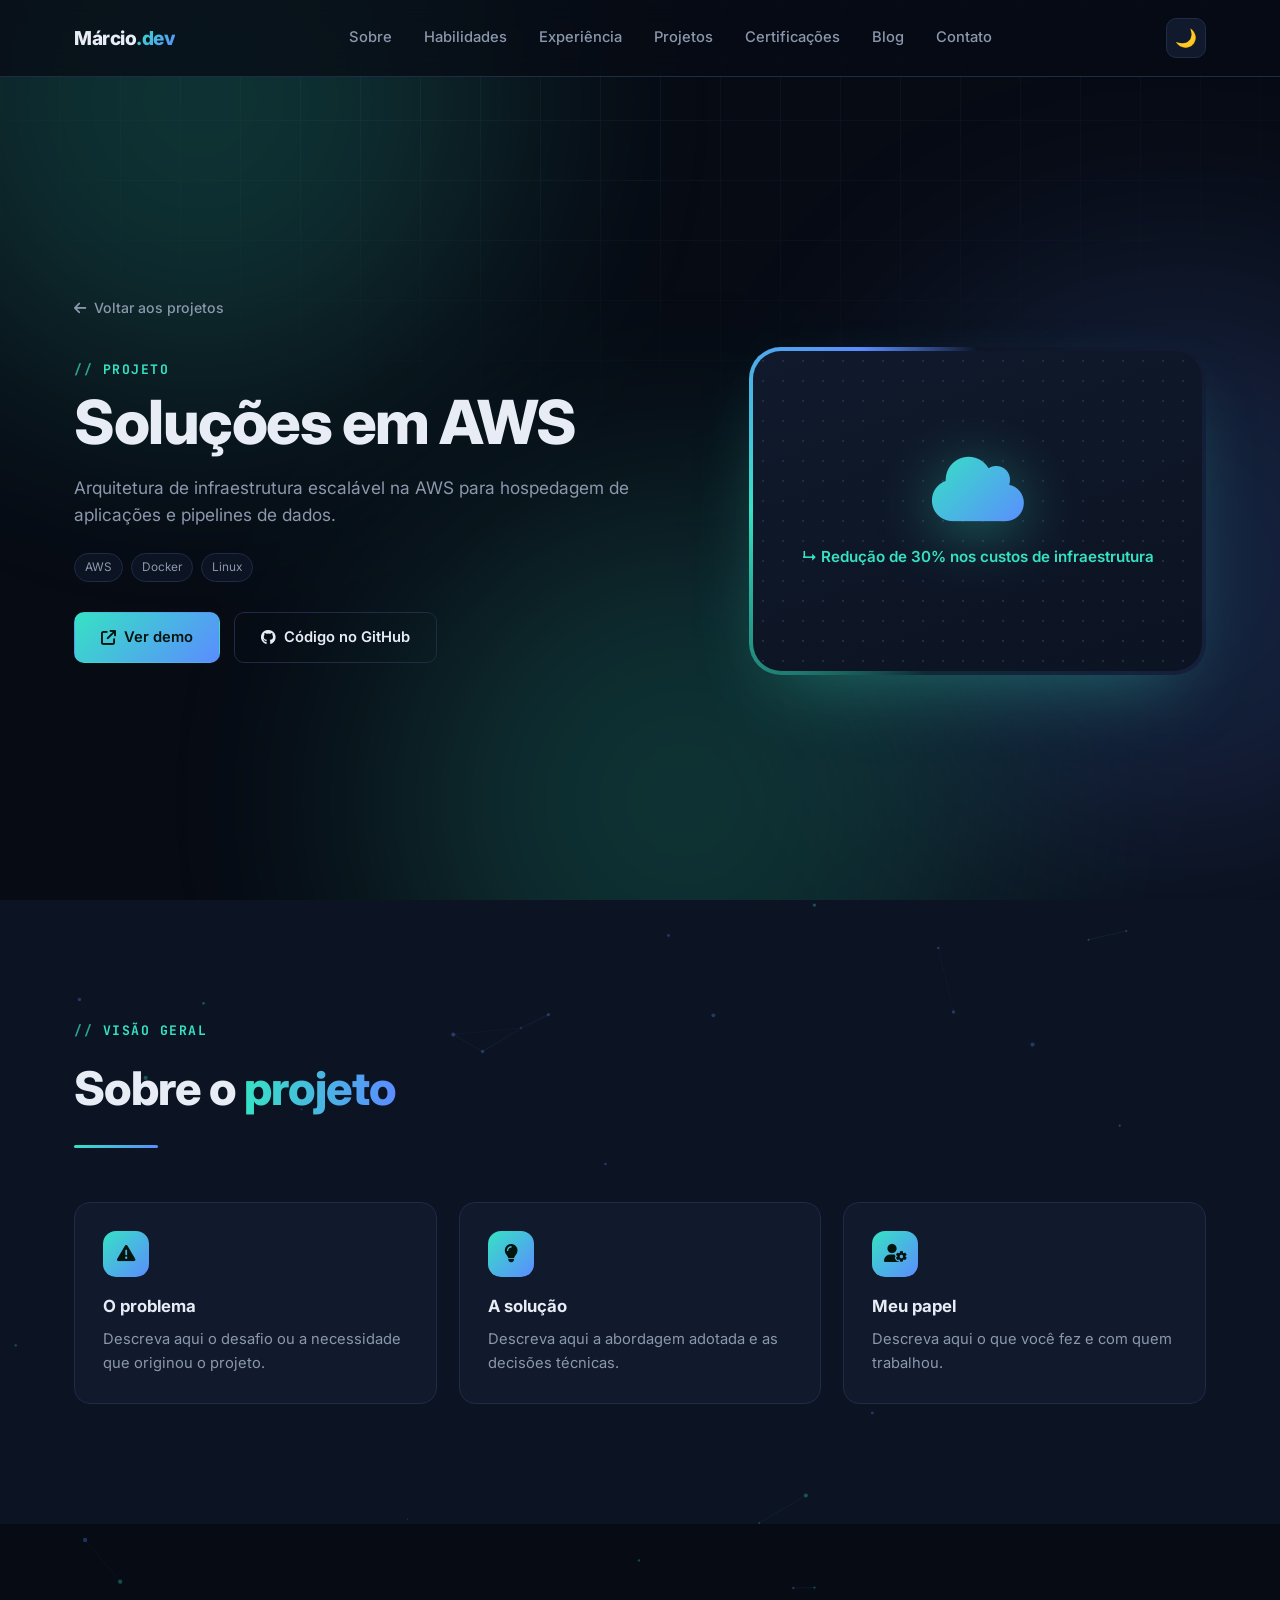
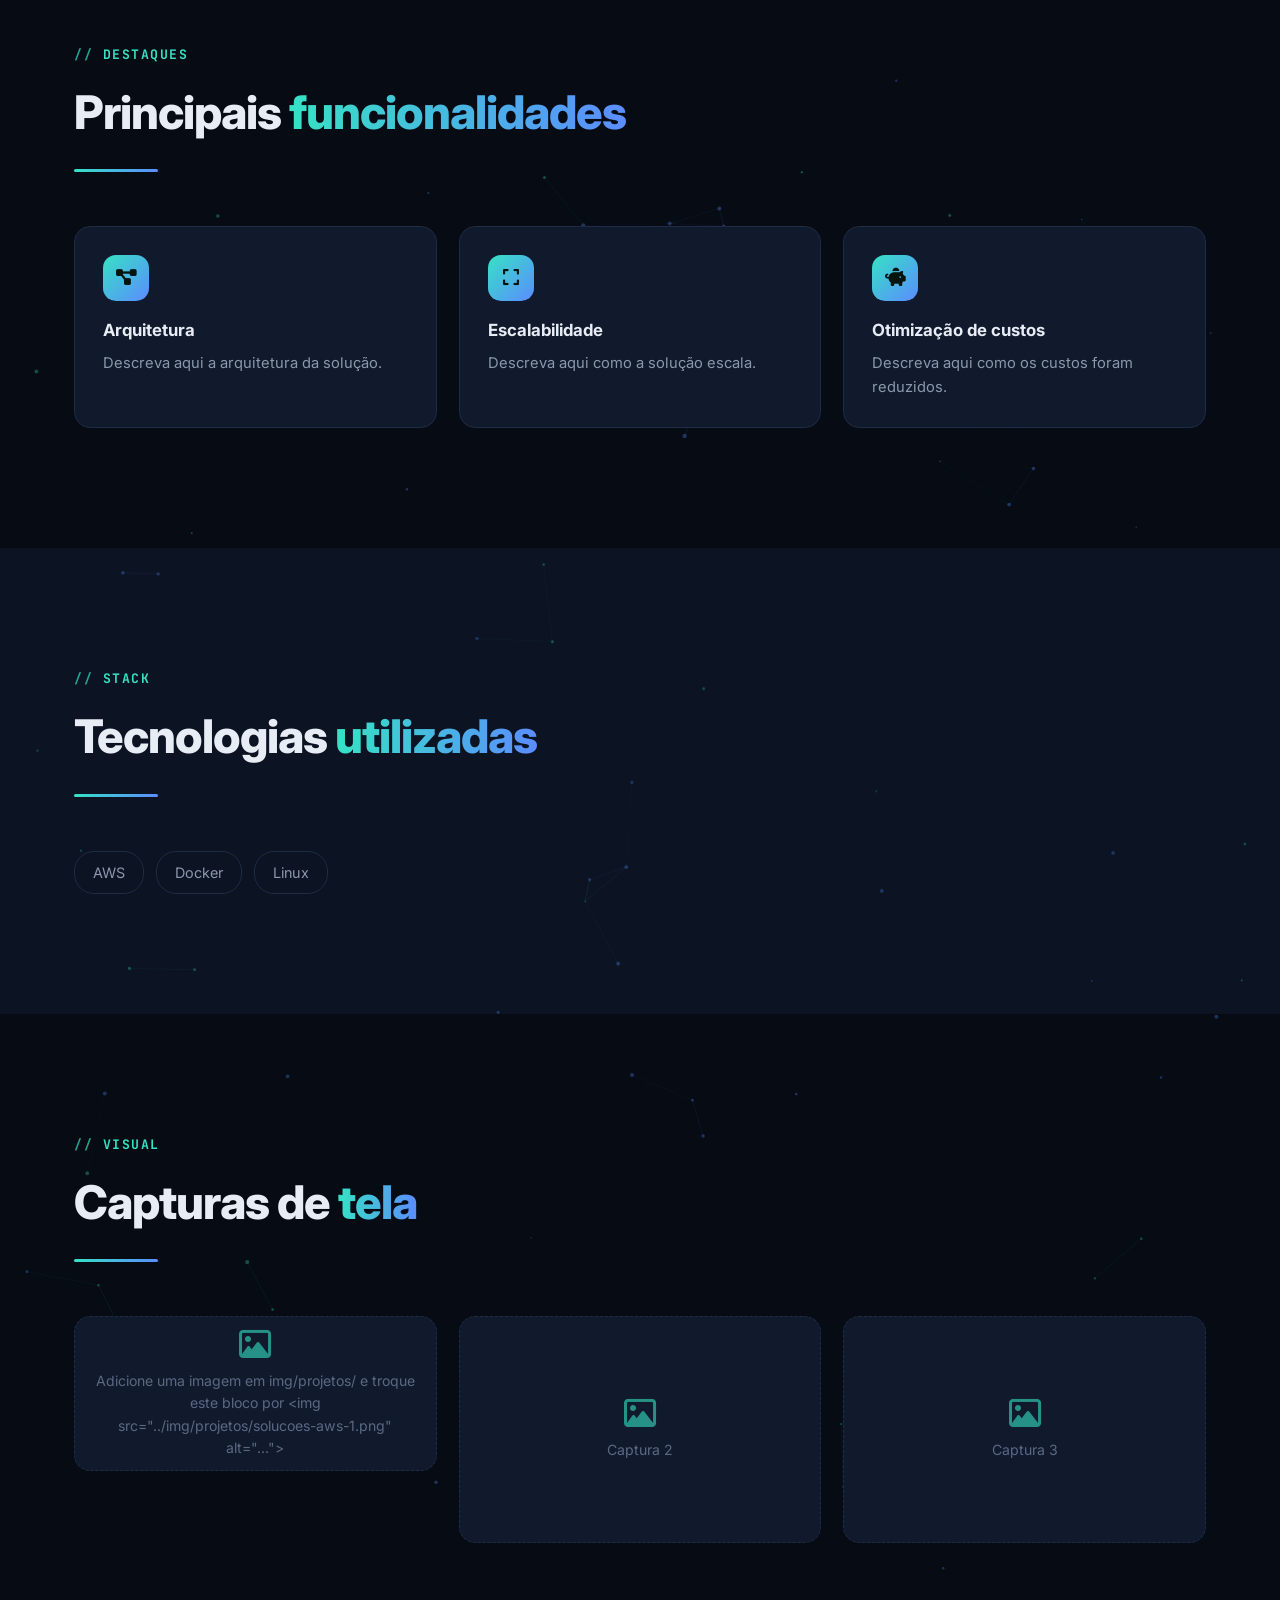
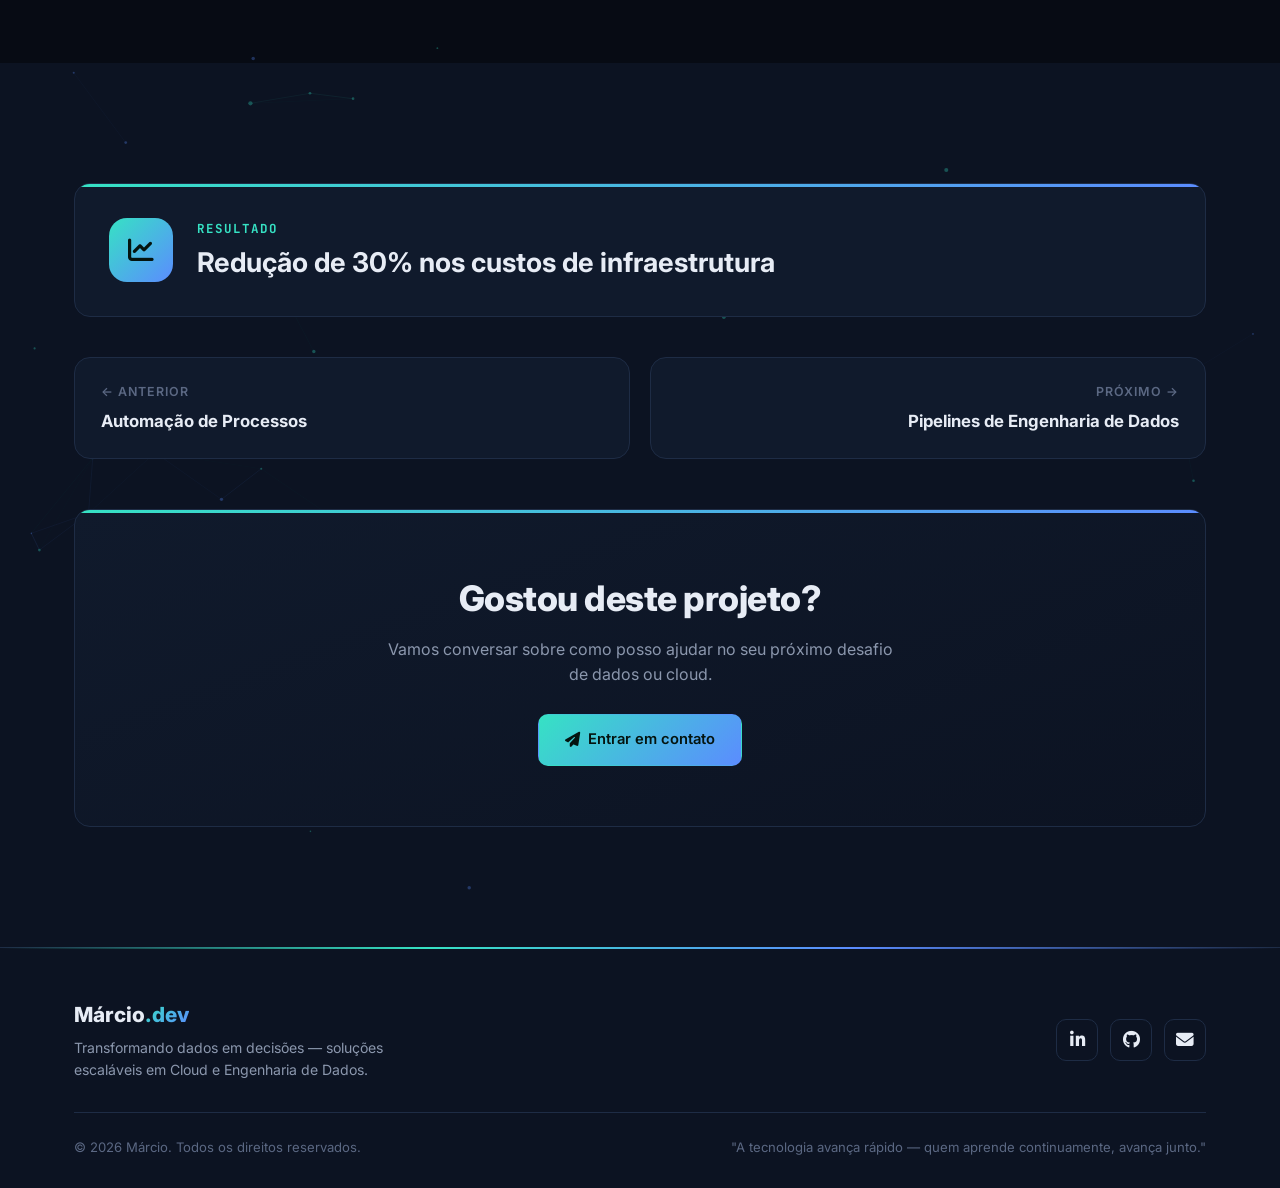
<file: projetos/solucoes-aws.html>
<!DOCTYPE html>
<html lang="pt-BR">
<head>
<meta charset="UTF-8">
<meta name="viewport" content="width=device-width, initial-scale=1.0">
<title>Soluções em AWS | Márcio.dev</title>
<meta name="description" content="Arquitetura de infraestrutura escalável na AWS para hospedagem de aplicações e pipelines de dados.">
<link rel="preconnect" href="https://fonts.googleapis.com">
<link href="https://fonts.googleapis.com/css2?family=Inter:wght@300;400;500;600;700;800&family=JetBrains+Mono:wght@400;500;600&display=swap" rel="stylesheet">
<link rel="stylesheet" href="https://cdnjs.cloudflare.com/ajax/libs/font-awesome/6.7.2/css/all.min.css">
<link rel="stylesheet" href="../css/style.css?v=4">
</head>
<body data-theme="dark">

<div class="bg-decor">
  <div class="bg-grid"></div>
  <div class="glow glow1"></div>
  <div class="glow glow2"></div>
  <div class="glow glow3"></div>
</div>

<header>
  <div class="scroll-progress" id="scrollProgress"></div>
  <nav>
    <a href="../index.html" class="logo">Márcio<span>.dev</span></a>
    <div class="nav-links"><a href="../index.html#sobre">Sobre</a><a href="../index.html#habilidades">Habilidades</a><a href="../index.html#experiencia">Experiência</a><a href="../index.html#projetos">Projetos</a><a href="../index.html#certificacoes">Certificações</a><a href="../index.html#blog">Blog</a><a href="../index.html#contato">Contato</a></div>
    <div class="nav-actions">
      <button class="theme-toggle" id="themeToggle" aria-label="Alternar tema">🌙</button>
      <button class="burger" id="burger" aria-label="Menu"><span></span><span></span><span></span></button>
    </div>
  </nav>
  <div class="mobile-menu" id="mobileMenu">
    <a href="../index.html#sobre">Sobre</a>
    <a href="../index.html#habilidades">Habilidades</a>
    <a href="../index.html#experiencia">Experiência</a>
    <a href="../index.html#projetos">Projetos</a>
    <a href="../index.html#certificacoes">Certificações</a>
    <a href="../index.html#blog">Blog</a>
    <a href="../index.html#contato">Contato</a>
  </div>
</header>

<section class="hero proj-hero">
  <div class="container">
    <a href="../index.html#projetos" class="crumb"><i class="fa-solid fa-arrow-left" aria-hidden="true"></i> Voltar aos projetos</a>
    <div class="proj-hero-grid">
      <div>
        <span class="sec-tag">Projeto</span>
        <h1>Soluções em AWS</h1>
        <p class="lead">Arquitetura de infraestrutura escalável na AWS para hospedagem de aplicações e pipelines de dados.</p>
        <div class="tag-row"><span class="tag">AWS</span><span class="tag">Docker</span><span class="tag">Linux</span></div>
        <div class="btn-row">
          <a href="#" class="btn btn-primary"><i class="fa-solid fa-arrow-up-right-from-square" aria-hidden="true"></i> Ver demo</a>
          <a href="#" class="btn btn-outline"><i class="fa-brands fa-github" aria-hidden="true"></i> Código no GitHub</a>
        </div>
      </div>
      <div class="photo-frame">
        <div class="cover-inner">
          <i class="fa-solid fa-cloud" aria-hidden="true"></i>
          <span class="cover-result">↳ Redução de 30% nos custos de infraestrutura</span>
          <!-- Para usar uma imagem de capa: <img src="../img/projetos/solucoes-aws-capa.jpg" alt="Capa do projeto"> -->
        </div>
      </div>
    </div>
  </div>
</section>

<section class="section-alt">
  <div class="container">
    <div class="sec-head reveal"><span class="sec-tag">Visão geral</span><h2 class="sec-title">Sobre o <span class="accent">projeto</span></h2></div>
    <div class="overview-grid">
      <div class="info-card reveal"><div class="info-ic"><i class="fa-solid fa-triangle-exclamation" aria-hidden="true"></i></div><h3>O problema</h3><p>Descreva aqui o desafio ou a necessidade que originou o projeto.</p></div>
      <div class="info-card reveal"><div class="info-ic"><i class="fa-solid fa-lightbulb" aria-hidden="true"></i></div><h3>A solução</h3><p>Descreva aqui a abordagem adotada e as decisões técnicas.</p></div>
      <div class="info-card reveal"><div class="info-ic"><i class="fa-solid fa-user-gear" aria-hidden="true"></i></div><h3>Meu papel</h3><p>Descreva aqui o que você fez e com quem trabalhou.</p></div>
    </div>
  </div>
</section>

<section>
  <div class="container">
    <div class="sec-head reveal"><span class="sec-tag">Destaques</span><h2 class="sec-title">Principais <span class="accent">funcionalidades</span></h2></div>
    <div class="feature-grid">
      <div class="info-card reveal"><div class="info-ic"><i class="fa-solid fa-diagram-project" aria-hidden="true"></i></div><h3>Arquitetura</h3><p>Descreva aqui a arquitetura da solução.</p></div>
      <div class="info-card reveal"><div class="info-ic"><i class="fa-solid fa-expand" aria-hidden="true"></i></div><h3>Escalabilidade</h3><p>Descreva aqui como a solução escala.</p></div>
      <div class="info-card reveal"><div class="info-ic"><i class="fa-solid fa-piggy-bank" aria-hidden="true"></i></div><h3>Otimização de custos</h3><p>Descreva aqui como os custos foram reduzidos.</p></div>
    </div>
  </div>
</section>

<section class="section-alt">
  <div class="container">
    <div class="sec-head reveal"><span class="sec-tag">Stack</span><h2 class="sec-title">Tecnologias <span class="accent">utilizadas</span></h2></div>
    <div class="tech-row reveal"><span class="chip">AWS</span><span class="chip">Docker</span><span class="chip">Linux</span></div>
  </div>
</section>

<section>
  <div class="container">
    <div class="sec-head reveal"><span class="sec-tag">Visual</span><h2 class="sec-title">Capturas de <span class="accent">tela</span></h2></div>
    <div class="shots">
      <div class="shot wide reveal"><div class="shot-empty"><i class="fa-regular fa-image" aria-hidden="true"></i>Adicione uma imagem em img/projetos/ e troque este bloco por &lt;img src="../img/projetos/solucoes-aws-1.png" alt="..."&gt;</div></div>
      <div class="shot reveal"><div class="shot-empty"><i class="fa-regular fa-image" aria-hidden="true"></i>Captura 2</div></div>
      <div class="shot reveal"><div class="shot-empty"><i class="fa-regular fa-image" aria-hidden="true"></i>Captura 3</div></div>
    </div>
  </div>
</section>

<section class="section-alt">
  <div class="container">
    <div class="result-banner reveal">
      <div class="result-ic"><i class="fa-solid fa-chart-line" aria-hidden="true"></i></div>
      <div><h3>Resultado</h3><p>Redução de 30% nos custos de infraestrutura</p></div>
    </div>
    <div class="proj-nav" style="margin-top:40px;">
      <a class="proj-nav-card" href="automacao-processos.html"><span>← Anterior</span><strong>Automação de Processos</strong></a>
      <a class="proj-nav-card next" href="pipelines-dados.html"><span>Próximo →</span><strong>Pipelines de Engenharia de Dados</strong></a>
    </div>
    <div class="cta-box reveal">
      <h2>Gostou deste <span class="accent">projeto</span>?</h2>
      <p>Vamos conversar sobre como posso ajudar no seu próximo desafio de dados ou cloud.</p>
      <a href="../index.html#contato" class="btn btn-primary"><i class="fa-solid fa-paper-plane" aria-hidden="true"></i> Entrar em contato</a>
    </div>
  </div>
</section>

<footer>
  <div class="container">
    <div class="footer-grid">
      <div>
        <div class="footer-logo">Márcio<span style="background:var(--accent-grad);-webkit-background-clip:text;background-clip:text;color:transparent;">.dev</span></div>
        <p class="footer-tag">Transformando dados em decisões — soluções escaláveis em Cloud e Engenharia de Dados.</p>
      </div>
      <div class="footer-social">
        <a href="https://www.linkedin.com/in/marcio-ottoboni" target="_blank" rel="noopener" aria-label="LinkedIn"><i class="fa-brands fa-linkedin-in" aria-hidden="true"></i></a>
        <a href="https://github.com/marcioottoboni" target="_blank" rel="noopener" aria-label="GitHub"><i class="fa-brands fa-github" aria-hidden="true"></i></a>
        <a href="mailto:marcio_ottoboni@hotmail.com?subject=Contato%20pelo%20portf%C3%B3lio" aria-label="Enviar e-mail"><i class="fa-solid fa-envelope" aria-hidden="true"></i></a>
      </div>
    </div>
    <div class="footer-bottom">
      <span>© 2026 Márcio. Todos os direitos reservados.</span>
      <span>"A tecnologia avança rápido — quem aprende continuamente, avança junto."</span>
    </div>
  </div>
</footer>

<button class="back-top" id="backTop" aria-label="Voltar ao topo">↑</button>

<script src="../js/common.js?v=4"></script>
</body>
</html>
</file>
<file: css/style.css>
:root{
    --bg:#070b14;
    --bg-soft:#0c1322;
    --bg-card:#101a2c;
    --bg-card-hover:#142036;
    --border:#1e2c45;
    --text:#e7ecf5;
    --text-dim:#8b97ad;
    --text-faint:#5b6883;
    --accent:#36e2c4;
    --accent2:#5b8cff;
    --accent-grad:linear-gradient(135deg,#36e2c4 0%,#5b8cff 100%);
    --shadow:0 20px 60px -20px rgba(0,0,0,.6);
    --radius:16px;
    --maxw:1180px;
  }
  [data-theme="light"]{
    --bg:#f5f7fb;
    --bg-soft:#ffffff;
    --bg-card:#ffffff;
    --bg-card-hover:#f0f3f9;
    --border:#e1e6ef;
    --text:#10182a;
    --text-dim:#4a5468;
    --text-faint:#8b95ab;
    --shadow:0 20px 60px -20px rgba(20,30,60,.15);
  }
  *{margin:0;padding:0;box-sizing:border-box;}
  html{scroll-behavior:smooth;}
  body{
    background:var(--bg);
    color:var(--text);
    font-family:'Inter',-apple-system,BlinkMacSystemFont,sans-serif;
    line-height:1.6;
    overflow-x:hidden;
    transition:background .4s ease,color .4s ease;
  }
  .mono{font-family:'JetBrains Mono',monospace;}
  ::selection{background:var(--accent);color:#04140f;}
  a{color:inherit;text-decoration:none;}
  ul{list-style:none;}
  img{max-width:100%;display:block;}
  .container{max-width:var(--maxw);margin:0 auto;padding:0 24px;}
  section{padding:120px 0;position:relative;}
  @media(max-width:768px){section{padding:80px 0;}}


  /* Background grid/glow */
  .bg-decor{position:fixed;inset:0;z-index:-1;overflow:hidden;pointer-events:none;}
  .bg-grid{position:absolute;inset:0;background-image:linear-gradient(var(--border) 1px,transparent 1px),linear-gradient(90deg,var(--border) 1px,transparent 1px);background-size:60px 60px;opacity:.25;mask-image:radial-gradient(ellipse 80% 60% at 50% 0%,#000 30%,transparent 80%);}
  .glow{position:absolute;width:600px;height:600px;border-radius:50%;filter:blur(120px);opacity:.18;}
  .glow1{background:var(--accent);top:-200px;left:-100px;}
  .glow2{background:var(--accent2);top:30%;right:-200px;}
  .glow3{background:var(--accent);bottom:-200px;left:30%;}

  /* Navbar */
  header{
    position:fixed;top:0;left:0;right:0;z-index:100;
    backdrop-filter:blur(14px);
    background:color-mix(in srgb, var(--bg) 75%, transparent);
    border-bottom:1px solid var(--border);
    transition:background .4s ease,border-color .4s ease;
  }
  nav{display:flex;align-items:center;justify-content:space-between;padding:18px 24px;max-width:var(--maxw);margin:0 auto;}
  .logo{font-weight:800;font-size:1.2rem;letter-spacing:-.5px;}
  .logo span{background:var(--accent-grad);-webkit-background-clip:text;background-clip:text;color:transparent;}
  .nav-links{display:flex;gap:32px;align-items:center;}
  .nav-links a{font-size:.92rem;color:var(--text-dim);font-weight:500;transition:color .2s;position:relative;}
  .nav-links a:hover{color:var(--text);}
  .nav-links a::after{content:'';position:absolute;bottom:-6px;left:0;width:0;height:2px;background:var(--accent-grad);transition:width .25s;}
  .nav-links a:hover::after{width:100%;}
  .nav-actions{display:flex;align-items:center;gap:14px;}
  .theme-toggle{
    width:40px;height:40px;border-radius:10px;border:1px solid var(--border);
    background:var(--bg-card);color:var(--text);cursor:pointer;
    display:flex;align-items:center;justify-content:center;font-size:1.1rem;
    transition:.2s;
  }
  .theme-toggle:hover{border-color:var(--accent);}
  .burger{display:none;width:40px;height:40px;border:1px solid var(--border);border-radius:10px;background:var(--bg-card);cursor:pointer;flex-direction:column;align-items:center;justify-content:center;gap:4px;}
  .burger span{width:18px;height:2px;background:var(--text);border-radius:2px;transition:.3s;}
  .mobile-menu{display:none;position:fixed;top:73px;left:0;right:0;background:var(--bg-soft);border-bottom:1px solid var(--border);padding:20px 24px;flex-direction:column;gap:18px;z-index:99;}
  .mobile-menu.open{display:flex;}
  .mobile-menu a{font-size:1rem;color:var(--text-dim);font-weight:500;}

  @media(max-width:860px){
    .nav-links{display:none;}
    .burger{display:flex;}
  }

  /* Buttons */
  .btn{
    display:inline-flex;align-items:center;gap:8px;
    padding:13px 26px;border-radius:10px;font-weight:600;font-size:.92rem;
    cursor:pointer;border:1px solid transparent;transition:.25s ease;white-space:nowrap;
  }
  .btn-primary{background:var(--accent-grad);color:#04140f;}
  .btn-primary:hover{transform:translateY(-2px);box-shadow:0 10px 30px -8px rgba(54,226,196,.5);}
  .btn-outline{border-color:var(--border);color:var(--text);background:transparent;}
  .btn-outline:hover{border-color:var(--accent);color:var(--accent);transform:translateY(-2px);}
  .btn-row{display:flex;flex-wrap:wrap;gap:14px;}

  /* Hero */
  .hero{min-height:100vh;display:flex;align-items:center;padding-top:100px;}
  .hero-grid{display:grid;grid-template-columns:1.1fr .9fr;gap:60px;align-items:center;}
  @media(max-width:900px){.hero-grid{grid-template-columns:1fr;text-align:center;}}
  .eyebrow{
    display:inline-flex;align-items:center;gap:8px;
    padding:7px 14px;border-radius:30px;border:1px solid var(--border);
    background:var(--bg-card);font-size:.8rem;color:var(--accent);font-weight:600;
    margin-bottom:24px;
  }
  .eyebrow .dot{width:7px;height:7px;border-radius:50%;background:var(--accent);box-shadow:0 0 0 4px rgba(54,226,196,.2);animation:pulse 2s infinite;}
  @keyframes pulse{0%,100%{opacity:1;}50%{opacity:.4;}}
  .hero h1{font-size:clamp(2.3rem,5vw,3.6rem);font-weight:800;letter-spacing:-1.5px;line-height:1.08;margin-bottom:18px;}
  .hero h1 .accent{background:var(--accent-grad);-webkit-background-clip:text;background-clip:text;color:transparent;}
  .typewrap{font-size:clamp(1rem,2vw,1.3rem);color:var(--text-dim);min-height:1.6em;margin-bottom:22px;font-weight:500;}
  .typewrap .cursor{display:inline-block;width:2px;background:var(--accent);margin-left:2px;animation:blink 1s step-end infinite;}
  @keyframes blink{50%{opacity:0;}}
  .hero p.desc{color:var(--text-dim);font-size:1.05rem;max-width:560px;margin-bottom:34px;}
  @media(max-width:900px){.hero p.desc{margin-left:auto;margin-right:auto;}.btn-row{justify-content:center;}}

  .hero-photo-wrap{position:relative;justify-self:center;}
  .hero-photo{
    width:320px;height:320px;border-radius:28px;
    background:linear-gradient(160deg,var(--bg-card),var(--bg-soft));
    border:1px solid var(--border);
    display:flex;align-items:center;justify-content:center;
    font-size:5rem;font-weight:800;color:var(--text-faint);
    position:relative;overflow:hidden;
    box-shadow:var(--shadow);
  }
  .hero-photo::before{content:'';position:absolute;inset:0;background:var(--accent-grad);opacity:.08;z-index:1;pointer-events:none;}
  .hero-photo span{position:relative;background:var(--accent-grad);-webkit-background-clip:text;background-clip:text;color:transparent;}
  .hero-photo img{
    position:absolute;
    inset:0;
    width:100%;
    height:100%;
    object-fit:cover;
    object-position:center top;
  }
  .float-badge{
    position:absolute;background:var(--bg-card);border:1px solid var(--border);
    border-radius:12px;padding:10px 16px;font-size:.82rem;font-weight:600;
    box-shadow:var(--shadow);display:flex;align-items:center;gap:8px;
    animation:floatY 4s ease-in-out infinite;z-index:2;
  }
  .float-badge.b1{top:-10px;right:-20px;animation-delay:.2s;}
  .float-badge.b2{bottom:10px;left:-30px;animation-delay:1s;}
  @keyframes floatY{0%,100%{transform:translateY(0);}50%{transform:translateY(-12px);}}
  @media(max-width:480px){.hero-photo{width:240px;height:240px;font-size:3.5rem;}.float-badge{display:none;}}

  .scroll-cue{position:absolute;bottom:30px;left:50%;transform:translateX(-50%);display:flex;flex-direction:column;align-items:center;gap:8px;color:var(--text-faint);font-size:.75rem;}
  .scroll-cue .line{width:1px;height:36px;background:linear-gradient(var(--accent),transparent);animation:scrollline 1.8s infinite;}
  @keyframes scrollline{0%{opacity:0;transform:scaleY(0);transform-origin:top;}50%{opacity:1;transform:scaleY(1);transform-origin:top;}100%{opacity:0;transform:scaleY(1);transform-origin:bottom;}}

  /* Hero dinâmico */
  .hero{overflow:hidden;}
  .hero-grid{position:relative;z-index:2;}
  #heroCanvas{position:absolute;inset:0;z-index:0;pointer-events:none;}
  .hero-spotlight{position:absolute;inset:0;z-index:1;pointer-events:none;background:radial-gradient(520px circle at var(--mx,70%) var(--my,35%),rgba(54,226,196,.11),transparent 60%);}
  .scroll-cue{z-index:2;}

  .hero h1{font-size:clamp(2.6rem,6vw,4.4rem);}
  .hero h1 .accent{background:linear-gradient(90deg,var(--accent),var(--accent2),var(--accent));background-size:200% auto;-webkit-background-clip:text;background-clip:text;color:transparent;animation:nameShine 5s linear infinite;}
  @keyframes nameShine{to{background-position:-200% center;}}
  .typewrap::before{content:'>>> ';color:var(--accent);font-weight:700;}

  /* Entrada escalonada */
  @keyframes heroIn{from{opacity:0;transform:translateY(26px);}to{opacity:1;transform:none;}}
  @keyframes photoIn{from{opacity:0;transform:scale(.92) translateY(20px);}to{opacity:1;transform:none;}}
  .hero-copy > *{animation:heroIn .9s cubic-bezier(.2,.8,.2,1) both;}
  .hero-copy > *:nth-child(1){animation-delay:.1s;}
  .hero-copy > *:nth-child(2){animation-delay:.22s;}
  .hero-copy > *:nth-child(3){animation-delay:.34s;}
  .hero-copy > *:nth-child(4){animation-delay:.46s;}
  .hero-copy > *:nth-child(5){animation-delay:.58s;}
  .hero-photo-wrap{isolation:isolate;animation:photoIn 1.1s cubic-bezier(.2,.8,.2,1) .25s both;}

  /* Foto: brilho, moldura giratória e inclinação 3D */
  .hero-photo-wrap::before{content:'';position:absolute;inset:-50px;z-index:-1;background:radial-gradient(circle,rgba(54,226,196,.28),rgba(91,140,255,.12) 45%,transparent 70%);filter:blur(24px);animation:breathe 5s ease-in-out infinite;}
  @keyframes breathe{0%,100%{opacity:.7;transform:scale(1);}50%{opacity:1;transform:scale(1.08);}}
  .photo-frame{position:relative;padding:4px;border-radius:32px;overflow:hidden;transition:transform .2s ease-out;will-change:transform;box-shadow:0 30px 80px -30px rgba(54,226,196,.4);}
  .photo-frame::before{content:'';position:absolute;inset:-60%;background:conic-gradient(from 0deg,transparent 0 55%,var(--accent) 75%,var(--accent2) 90%,transparent 100%);animation:spin 6s linear infinite;}
  @keyframes spin{to{transform:rotate(360deg);}}
  .photo-frame .hero-photo{position:relative;z-index:1;border:none;border-radius:28px;}
  .float-badge.b3{bottom:-14px;right:6px;animation-delay:1.6s;}

  /* Botões */
  .btn i{font-size:.95rem;}
  .btn-primary{position:relative;overflow:hidden;}
  .btn-primary::after{content:'';position:absolute;top:0;left:-120%;width:60%;height:100%;background:linear-gradient(100deg,transparent,rgba(255,255,255,.55),transparent);transform:skewX(-20deg);animation:btnShine 3.5s ease-in-out infinite;pointer-events:none;}
  @keyframes btnShine{0%,60%{left:-120%;}100%{left:140%;}}

  /* Faixa de tecnologias */
  .marquee{position:relative;overflow:hidden;border-top:1px solid var(--border);border-bottom:1px solid var(--border);background:var(--bg-soft);padding:20px 0;}
  .marquee::before,.marquee::after{content:'';position:absolute;top:0;bottom:0;width:90px;z-index:2;pointer-events:none;}
  .marquee::before{left:0;background:linear-gradient(90deg,var(--bg-soft),transparent);}
  .marquee::after{right:0;background:linear-gradient(270deg,var(--bg-soft),transparent);}
  .marquee-track{display:flex;width:max-content;animation:marquee 40s linear infinite;}
  .marquee:hover .marquee-track{animation-play-state:paused;}
  .marquee-group{display:flex;gap:48px;padding-right:48px;}
  .m-item{display:flex;align-items:center;gap:10px;font-weight:600;font-size:.95rem;color:var(--text-dim);white-space:nowrap;transition:color .2s;}
  .m-item i{color:var(--accent);font-size:1.2rem;}
  .m-item:hover{color:var(--text);}
  @keyframes marquee{to{transform:translateX(-50%);}}

  @media (prefers-reduced-motion:reduce){
    .hero-copy > *,.hero-photo-wrap,.hero-photo-wrap::before,.photo-frame::before,.hero h1 .accent,.btn-primary::after,.marquee-track{animation:none;}
  }

  /* Section heading */
  .sec-head{margin-bottom:54px;}
  .sec-tag{font-size:.82rem;font-weight:700;color:var(--accent);text-transform:uppercase;letter-spacing:2px;margin-bottom:10px;display:block;}
  .sec-title{font-size:clamp(1.7rem,3.5vw,2.4rem);font-weight:800;letter-spacing:-1px;}
  .sec-sub{color:var(--text-dim);margin-top:12px;max-width:600px;}

  /* About */
  .about-grid{display:grid;grid-template-columns:1fr 1fr;gap:60px;align-items:start;}
  @media(max-width:860px){.about-grid{grid-template-columns:1fr;}}
  .about-text p{color:var(--text-dim);margin-bottom:18px;font-size:1.02rem;}
  .about-points{display:grid;gap:14px;margin-top:10px;}
  .about-point{display:flex;gap:14px;padding:16px;border:1px solid var(--border);border-radius:12px;background:var(--bg-card);transition:.25s;}
  .about-point:hover{border-color:var(--accent);transform:translateX(4px);}
  .about-point .ic{width:38px;height:38px;border-radius:10px;background:var(--accent-grad);display:flex;align-items:center;justify-content:center;flex-shrink:0;font-size:1.1rem;}
  .about-point h4{font-size:.98rem;margin-bottom:3px;}
  .about-point p{font-size:.86rem;color:var(--text-dim);margin:0;}

  /* Habilidades */
  .dominios-grid{display:grid;grid-template-columns:repeat(auto-fit,minmax(240px,1fr));gap:20px;margin-bottom:28px;}
  .dominio{position:relative;padding:28px 24px;border:1px solid var(--border);border-radius:var(--radius);background:var(--bg-card);overflow:hidden;transition:.3s;}
  .dominio::before{content:'';position:absolute;inset:0 0 auto 0;height:3px;background:var(--accent-grad);}
  .dominio::after{content:'';position:absolute;width:140px;height:140px;right:-50px;top:-50px;border-radius:50%;background:var(--accent-grad);opacity:.08;transition:.4s;pointer-events:none;}
  .dominio:hover{transform:translateY(-6px);border-color:var(--accent);box-shadow:var(--shadow);}
  .dominio:hover::after{opacity:.18;transform:scale(1.3);}
  .dominio-ic{width:50px;height:50px;border-radius:14px;background:var(--accent-grad);display:flex;align-items:center;justify-content:center;font-size:1.3rem;color:#04140f;margin-bottom:18px;}
  .dominio h3{font-size:1.05rem;margin-bottom:8px;}
  .dominio p{color:var(--text-dim);font-size:.88rem;}

  .habilidades-grid{display:grid;grid-template-columns:repeat(auto-fit,minmax(300px,1fr));gap:24px;}
  .habilidade-card{display:flex;flex-direction:column;background:var(--bg-card);border:1px solid var(--border);border-radius:var(--radius);padding:28px;transition:.3s;}
  .habilidade-card:hover{transform:translateY(-6px);border-color:var(--accent);box-shadow:var(--shadow);}
  .habilidade-card h3{display:flex;align-items:center;gap:10px;font-size:1.05rem;margin-bottom:10px;}
  .habilidade-card h3 .ic{width:34px;height:34px;border-radius:9px;background:var(--accent-grad);display:flex;align-items:center;justify-content:center;font-size:1rem;color:#04140f;flex-shrink:0;}
  .habilidade-desc{color:var(--text-dim);font-size:.86rem;margin-bottom:22px;}
  .habilidade-bars{margin-bottom:22px;}
  .habilidade-item{margin-bottom:16px;}
  .habilidade-item:last-child{margin-bottom:0;}
  .habilidade-item .row{display:flex;justify-content:space-between;font-size:.85rem;margin-bottom:6px;color:var(--text-dim);}
  .habilidade-bar{height:6px;border-radius:6px;background:var(--border);overflow:hidden;}
  .habilidade-bar i{display:block;height:100%;border-radius:6px;background:var(--accent-grad);width:0;transition:width 1.4s cubic-bezier(.2,.8,.2,1);}

  .chip-row{display:flex;flex-wrap:wrap;gap:8px;margin-top:auto;padding-top:18px;border-top:1px dashed var(--border);}
  .chip{font-size:.76rem;padding:5px 11px;border-radius:20px;background:var(--bg-soft);border:1px solid var(--border);color:var(--text-dim);transition:.2s;white-space:nowrap;}
  .chip:hover{border-color:var(--accent);color:var(--accent);transform:translateY(-2px);}

  /* Fluxo de dados */
  .pipeline{margin-top:48px;padding:34px;border:1px solid var(--border);border-radius:var(--radius);background:linear-gradient(160deg,var(--bg-card),var(--bg-soft));position:relative;overflow:hidden;}
  .pipeline::before{content:'';position:absolute;inset:0 0 auto 0;height:3px;background:var(--accent-grad);}
  .pipeline-head h3{display:flex;align-items:center;gap:10px;font-size:1.15rem;margin-bottom:6px;}
  .pipeline-head h3 i{color:var(--accent);}
  .pipeline-head p{color:var(--text-dim);font-size:.92rem;max-width:660px;}
  .pipeline-flow{display:grid;grid-template-columns:repeat(6,1fr);gap:16px;margin:30px 0 26px;}
  .pipe-step{position:relative;text-align:center;padding:20px 10px;border:1px solid var(--border);border-radius:14px;background:var(--bg-soft);transition:.3s;}
  .pipe-step:hover{border-color:var(--accent);transform:translateY(-4px);}
  .pipe-step:not(:last-child)::after{content:'→';position:absolute;right:-14px;top:50%;transform:translateY(-50%);font-size:1rem;font-weight:700;color:var(--accent);z-index:2;}
  .pipe-ic{width:44px;height:44px;margin:0 auto 12px;border-radius:12px;background:var(--accent-grad);display:flex;align-items:center;justify-content:center;color:#04140f;font-size:1.1rem;}
  .pipe-step h4{font-size:.92rem;margin-bottom:4px;}
  .pipe-step span{display:block;font-size:.78rem;color:var(--text-dim);line-height:1.4;}
  .pipeline-foot{display:flex;flex-wrap:wrap;gap:10px;justify-content:center;}
  .pipeline-foot .chip{background:var(--bg-card);}
  @media(max-width:980px){
    .pipeline-flow{grid-template-columns:repeat(3,1fr);}
    .pipe-step:not(:last-child)::after{display:none;}
  }
  @media(max-width:560px){
    .pipeline{padding:24px 18px;}
    .pipeline-flow{grid-template-columns:repeat(2,1fr);}
  }

  /* Timeline */
  .timeline{position:relative;max-width:820px;margin:0 auto;}
  .timeline::before{content:'';position:absolute;left:20px;top:0;bottom:0;width:2px;background:linear-gradient(var(--accent),var(--accent2));}
  @media(min-width:768px){.timeline::before{left:50%;margin-left:-1px;}}
  .tl-item{position:relative;padding-left:60px;margin-bottom:44px;}
  @media(min-width:768px){
    .tl-item{width:50%;padding-left:0;padding-right:50px;}
    .tl-item:nth-child(even){margin-left:50%;padding-right:0;padding-left:50px;}
  }
  .tl-dot{position:absolute;left:12px;top:4px;width:18px;height:18px;border-radius:50%;background:var(--bg);border:3px solid var(--accent);z-index:2;}
  @media(min-width:768px){
    .tl-item:nth-child(odd) .tl-dot{right:-9px;left:auto;}
    .tl-item:nth-child(even) .tl-dot{left:-9px;}
  }
  .tl-card{background:var(--bg-card);border:1px solid var(--border);border-radius:var(--radius);padding:24px;transition:.3s;}
  .tl-card:hover{border-color:var(--accent);transform:translateY(-4px);}
  .tl-period{font-size:.78rem;color:var(--accent);font-weight:700;letter-spacing:1px;margin-bottom:6px;}
  .tl-role{font-size:1.1rem;font-weight:700;margin-bottom:2px;}
  .tl-company{color:var(--text-dim);font-size:.92rem;margin-bottom:12px;}
  .tl-card ul{display:grid;gap:6px;}
  .tl-card li{font-size:.88rem;color:var(--text-dim);padding-left:18px;position:relative;}
  .tl-card li::before{content:'▹';position:absolute;left:0;color:var(--accent);}

  /* Projects */
  .proj-grid{display:grid;grid-template-columns:repeat(auto-fit,minmax(300px,1fr));gap:26px;}
  .proj-card{background:var(--bg-card);border:1px solid var(--border);border-radius:var(--radius);overflow:hidden;transition:.3s;display:flex;flex-direction:column;}
  .proj-card:hover{transform:translateY(-6px);border-color:var(--accent);box-shadow:var(--shadow);}
  .proj-top{height:140px;background:linear-gradient(135deg,var(--bg-soft),var(--bg-card));position:relative;display:flex;align-items:center;justify-content:center;font-size:2.2rem;border-bottom:1px solid var(--border);}
  .proj-top::after{content:'';position:absolute;inset:0;background:var(--accent-grad);opacity:.06;}
  .proj-body{padding:22px;display:flex;flex-direction:column;gap:12px;flex:1;}
  .proj-body h3{font-size:1.08rem;}
  .proj-body p{color:var(--text-dim);font-size:.9rem;}
  .proj-result{font-size:.84rem;color:var(--accent);font-weight:600;}
  .tag-row{display:flex;flex-wrap:wrap;gap:8px;margin-top:auto;}
  .tag{font-size:.74rem;padding:4px 10px;border-radius:20px;background:var(--bg-soft);border:1px solid var(--border);color:var(--text-dim);}
  .proj-links{display:flex;gap:14px;padding-top:8px;border-top:1px solid var(--border);margin-top:6px;}
  .proj-links a{font-size:.84rem;font-weight:600;color:var(--text-dim);display:flex;align-items:center;gap:6px;transition:.2s;}
  .proj-links a:hover{color:var(--accent);}

  /* Certifications */
  .cert-grid{display:grid;grid-template-columns:repeat(auto-fit,minmax(260px,1fr));gap:22px;}
  .cert-card{background:var(--bg-card);border:1px solid var(--border);border-radius:var(--radius);padding:24px;display:flex;gap:16px;transition:.3s;}
  .cert-card:hover{border-color:var(--accent);transform:translateY(-4px);}
  .cert-ic{width:46px;height:46px;border-radius:12px;background:var(--accent-grad);display:flex;align-items:center;justify-content:center;font-size:1.3rem;flex-shrink:0;}
  .cert-card h4{font-size:.98rem;margin-bottom:4px;}
  .cert-card p{font-size:.84rem;color:var(--text-dim);}
  .cert-card .org{font-size:.78rem;color:var(--accent);font-weight:600;margin-top:6px;display:block;}

  /* Stats */
  .stats-grid{display:grid;grid-template-columns:repeat(4,1fr);gap:20px;}
  @media(max-width:700px){.stats-grid{grid-template-columns:repeat(2,1fr);}}
  .stat-card{text-align:center;padding:36px 20px;background:var(--bg-card);border:1px solid var(--border);border-radius:var(--radius);}
  .stat-num{font-size:clamp(2rem,4vw,2.8rem);font-weight:800;background:var(--accent-grad);-webkit-background-clip:text;background-clip:text;color:transparent;}
  .stat-label{color:var(--text-dim);font-size:.88rem;margin-top:6px;}

  /* Testimonials */
  .test-grid{display:grid;grid-template-columns:repeat(auto-fit,minmax(300px,1fr));gap:24px;}
  .test-card{background:var(--bg-card);border:1px solid var(--border);border-radius:var(--radius);padding:28px;position:relative;}
  .test-card .quote-mark{font-size:2.5rem;color:var(--accent);opacity:.3;line-height:1;font-family:Georgia,serif;}
  .test-card p{color:var(--text-dim);font-size:.94rem;margin:14px 0 20px;font-style:italic;}
  .test-person{display:flex;align-items:center;gap:12px;}
  .test-avatar{width:42px;height:42px;border-radius:50%;background:var(--accent-grad);display:flex;align-items:center;justify-content:center;font-weight:700;color:#04140f;font-size:.9rem;}
  .test-name{font-size:.9rem;font-weight:700;}
  .test-role{font-size:.78rem;color:var(--text-faint);}

  /* Blog */
  .blog-grid{display:grid;grid-template-columns:repeat(auto-fit,minmax(300px,1fr));gap:24px;}
  .blog-card{background:var(--bg-card);border:1px solid var(--border);border-radius:var(--radius);overflow:hidden;transition:.3s;cursor:pointer;}
  .blog-card:hover{transform:translateY(-6px);border-color:var(--accent);}
  .blog-top{height:120px;background:linear-gradient(135deg,var(--bg-soft),var(--bg-card));display:flex;align-items:center;justify-content:center;font-size:2rem;border-bottom:1px solid var(--border);}
  .blog-body{padding:22px;}
  .blog-cat{font-size:.74rem;color:var(--accent);font-weight:700;text-transform:uppercase;letter-spacing:1px;}
  .blog-body h3{font-size:1.02rem;margin:10px 0 8px;}
  .blog-body p{color:var(--text-dim);font-size:.86rem;}
  .blog-meta{margin-top:14px;font-size:.78rem;color:var(--text-faint);}

  /* Contact */
  .contact-grid{display:grid;grid-template-columns:1fr 1fr;gap:50px;}
  @media(max-width:860px){.contact-grid{grid-template-columns:1fr;}}
  .form-group{margin-bottom:18px;}
  .form-group label{display:block;font-size:.85rem;color:var(--text-dim);margin-bottom:7px;font-weight:500;}
  .form-group input,.form-group textarea{
    width:100%;padding:13px 16px;border-radius:10px;border:1px solid var(--border);
    background:var(--bg-card);color:var(--text);font-family:inherit;font-size:.94rem;
    transition:.2s;
  }
  .form-group input:focus,.form-group textarea:focus{outline:none;border-color:var(--accent);box-shadow:0 0 0 3px rgba(54,226,196,.12);}
  .form-group textarea{resize:vertical;min-height:120px;}
  .form-msg{font-size:.88rem;margin-top:14px;display:none;padding:12px 16px;border-radius:10px;}
  .form-msg.show{display:block;}
  .form-msg.success{background:rgba(54,226,196,.1);color:var(--accent);border:1px solid rgba(54,226,196,.3);}
  .form-msg.error{background:rgba(255,99,99,.1);color:#ff6b6b;border:1px solid rgba(255,99,99,.3);}
  .btn:disabled{opacity:.6;cursor:not-allowed;transform:none;}

  .contact-info{display:flex;flex-direction:column;gap:16px;}
  .contact-card{display:flex;align-items:center;gap:16px;padding:18px;background:var(--bg-card);border:1px solid var(--border);border-radius:14px;transition:.25s;}
  .contact-card:hover{border-color:var(--accent);transform:translateX(4px);}
  .contact-card .ic{width:34px;height:34px;border-radius:12px;background:var(--accent-grad);display:flex;align-items:center;justify-content:center;font-size:1.2rem;flex-shrink:0;}
  .contact-card .ic i{font-size:1.35rem;color:#04140f;}
  .contact-card .ic.wa{background:var(--bg-soft);border:1px solid var(--border);}
  .contact-card .ic.wa i{color:#25D366;}
  .contact-card h4{font-size:.92rem;}
  .contact-card span{font-size:.84rem;color:var(--text-dim);}

  /* Footer */
  footer{background:var(--bg-soft);border-top:1px solid var(--border);padding:50px 0 30px;}
  .footer-grid{display:flex;justify-content:space-between;align-items:center;flex-wrap:wrap;gap:24px;margin-bottom:30px;}
  .footer-logo{font-weight:800;font-size:1.3rem;}
  .footer-tag{color:var(--text-dim);font-size:.88rem;margin-top:6px;max-width:340px;}
  .footer-social{display:flex;gap:12px;}
  .footer-social a{width:42px;height:42px;border-radius:10px;border:1px solid var(--border);display:flex;align-items:center;justify-content:center;font-size:1.1rem;transition:.25s;}
  .footer-social a:hover{border-color:var(--accent);color:var(--accent);transform:translateY(-3px);}
  .footer-bottom{display:flex;justify-content:space-between;flex-wrap:wrap;gap:10px;padding-top:24px;border-top:1px solid var(--border);font-size:.82rem;color:var(--text-faint);}

  /* Back to top */
  .back-top{
    position:fixed;bottom:28px;right:28px;width:48px;height:48px;border-radius:50%;
    background:var(--accent-grad);color:#04140f;border:none;font-size:1.2rem;cursor:pointer;
    display:flex;align-items:center;justify-content:center;z-index:90;
    opacity:0;pointer-events:none;transform:translateY(10px);transition:.3s;
    box-shadow:0 10px 30px -8px rgba(54,226,196,.5);
  }
  .back-top.show{opacity:1;pointer-events:auto;transform:translateY(0);}

  .section-alt{background:var(--bg-soft);}

  /* ===== Estilo unificado em todas as seções ===== */

  /* Fundo animado (rede de pontos) em cada seção */
  .net-canvas{position:absolute;inset:0;width:100%;height:100%;z-index:0;pointer-events:none;opacity:.75;}
  section > .container{position:relative;z-index:2;}

  /* Barra de progresso e menu ativo */
  .scroll-progress{position:absolute;top:0;left:0;height:3px;width:0;background:var(--accent-grad);box-shadow:0 0 12px rgba(54,226,196,.6);transition:width .1s linear;z-index:101;}
  .nav-links a.active{color:var(--text);}
  .nav-links a.active::after{width:100%;}

  /* Títulos de seção */
  .sec-tag{font-family:'JetBrains Mono',monospace;letter-spacing:1.5px;}
  .sec-tag::before{content:'// ';opacity:.7;}
  .sec-title{font-size:clamp(1.9rem,4vw,2.9rem);}
  .sec-title .accent{background:linear-gradient(90deg,var(--accent),var(--accent2),var(--accent));background-size:200% auto;-webkit-background-clip:text;background-clip:text;color:transparent;animation:nameShine 5s linear infinite;}
  .sec-head::after{content:'';display:block;width:0;height:3px;border-radius:3px;margin-top:20px;background:var(--accent-grad);transition:width 1s cubic-bezier(.2,.8,.2,1) .35s;}
  .sec-head.in::after{width:84px;}

  /* Entrada escalonada (substitui o reveal simples) */
  .reveal{opacity:0;transform:translate(var(--rx,0),var(--ry,40px));}
  .reveal.in{opacity:1;transform:none;animation:revealIn .85s cubic-bezier(.2,.8,.2,1) var(--d,0s) backwards;}
  @keyframes revealIn{from{opacity:0;transform:translate(var(--rx,0),var(--ry,40px));}to{opacity:1;transform:none;}}
  @media(min-width:768px){
    .tl-item.reveal:nth-child(odd){--rx:-50px;--ry:20px;}
    .tl-item.reveal:nth-child(even){--rx:50px;--ry:20px;}
  }

  /* Brilho que segue o mouse dentro dos cards */
  .about-point,.dominio,.habilidade-card,.tl-card,.proj-card,.cert-card,.stat-card,.test-card,.blog-card,.contact-card,.pipe-step{
    background-image:radial-gradient(360px circle at var(--cx,-300px) var(--cy,-300px),rgba(54,226,196,.12),transparent 55%);
  }

  /* Linha de destaque no topo dos cards ao passar o mouse */
  .habilidade-card,.tl-card,.cert-card,.stat-card,.test-card{position:relative;overflow:hidden;}
  .habilidade-card::before,.tl-card::before,.cert-card::before,.stat-card::before,.test-card::before,.proj-card::before,.blog-card::before{
    content:'';position:absolute;left:0;right:0;top:0;height:3px;background:var(--accent-grad);
    transform:scaleX(0);transform-origin:left;transition:transform .5s cubic-bezier(.2,.8,.2,1);z-index:3;
  }
  .habilidade-card:hover::before,.tl-card:hover::before,.cert-card:hover::before,.stat-card:hover::before,.test-card:hover::before,.proj-card:hover::before,.blog-card:hover::before{transform:scaleX(1);}
  .proj-card,.blog-card{position:relative;}

  /* Sobre */
  .about-point .ic{color:#04140f;}
  .about-point .ic i{font-size:1.1rem;}

  /* Linha do tempo */
  .timeline::before{background:linear-gradient(var(--accent),var(--accent2),var(--accent));background-size:100% 200%;animation:flowLine 4s linear infinite;}
  @keyframes flowLine{to{background-position:0 -200%;}}
  .tl-dot{animation:dotRing 2.4s ease-out infinite;}
  @keyframes dotRing{0%{box-shadow:0 0 0 0 rgba(54,226,196,.5);}100%{box-shadow:0 0 0 14px rgba(54,226,196,0);}}

  /* Projetos e blog */
  .proj-top,.blog-top{isolation:isolate;}
  .proj-top::before,.blog-top::before{content:'';position:absolute;inset:0;z-index:-1;background-image:radial-gradient(var(--border) 1px,transparent 1px);background-size:18px 18px;}
  .blog-top{position:relative;}
  .proj-top i,.blog-top i{font-size:2.6rem;background:var(--accent-grad);-webkit-background-clip:text;background-clip:text;color:transparent;transition:transform .5s cubic-bezier(.2,.8,.2,1);filter:drop-shadow(0 6px 18px rgba(54,226,196,.35));}
  .blog-top i{font-size:2.2rem;}
  .proj-card:hover .proj-top i,.blog-card:hover .blog-top i{transform:scale(1.18) rotate(-6deg);}
  .proj-links a i{font-size:.9rem;}

  /* Certificações */
  .cert-ic{color:#04140f;}

  /* Estatísticas */
  .stat-ic{width:46px;height:46px;margin:0 auto 14px;border-radius:13px;background:var(--accent-grad);display:flex;align-items:center;justify-content:center;color:#04140f;font-size:1.15rem;}
  .stat-card{transition:.3s;}
  .stat-card:hover{transform:translateY(-6px);border-color:var(--accent);box-shadow:var(--shadow);}

  /* Depoimentos */
  .test-card{transition:.3s;}
  .test-card:hover{transform:translateY(-6px);border-color:var(--accent);box-shadow:var(--shadow);}
  .test-card .quote-mark{font-size:3.4rem;opacity:.55;background:var(--accent-grad);-webkit-background-clip:text;background-clip:text;color:transparent;}
  .test-avatar{box-shadow:0 0 0 3px rgba(54,226,196,.25);}

  /* Contato */
  #contactForm{padding:30px;border:1px solid var(--border);border-radius:var(--radius);background:var(--bg-card);}

  /* Rodapé */
  footer{position:relative;}
  footer::before{content:'';position:absolute;top:-1px;left:0;right:0;height:2px;background:linear-gradient(90deg,transparent,var(--accent),var(--accent2),transparent);}
  .footer-social a i{font-size:1.1rem;}

  @media (prefers-reduced-motion:reduce){
    .reveal.in,.timeline::before,.tl-dot,.sec-title .accent{animation:none;}
  }

  /* ===== Cards de projeto clicáveis (página inicial) ===== */
  .proj-card{cursor:pointer;}
  .proj-open{color:inherit;}
  .proj-open::after{content:'';position:absolute;inset:0;z-index:4;}
  .proj-card:focus-within{outline:2px solid var(--accent);outline-offset:3px;}
  .proj-links .proj-more{color:var(--accent);}
  .proj-more i{font-size:.8rem;transition:transform .3s;}
  .proj-card:hover .proj-more i{transform:translateX(6px);}

  /* ===== Páginas de projeto ===== */
  .info-card,.proj-nav-card{background-image:radial-gradient(360px circle at var(--cx,-300px) var(--cy,-300px),rgba(54,226,196,.12),transparent 55%);}

  .proj-hero{padding:150px 0 80px;}
  .crumb{display:inline-flex;align-items:center;gap:8px;font-size:.88rem;font-weight:500;color:var(--text-dim);margin-bottom:28px;transition:.25s;}
  .crumb:hover{color:var(--accent);transform:translateX(-4px);}
  .proj-hero-grid{display:grid;grid-template-columns:1.15fr .85fr;gap:56px;align-items:center;}
  @media(max-width:900px){.proj-hero-grid{grid-template-columns:1fr;}}
  .proj-hero h1{font-size:clamp(2.3rem,5.5vw,3.8rem);font-weight:800;letter-spacing:-1.5px;line-height:1.08;margin:6px 0 18px;}
  .proj-hero h1 .accent{background:linear-gradient(90deg,var(--accent),var(--accent2),var(--accent));background-size:200% auto;-webkit-background-clip:text;background-clip:text;color:transparent;animation:nameShine 5s linear infinite;}
  .proj-hero .lead{color:var(--text-dim);font-size:1.08rem;max-width:620px;margin-bottom:24px;}
  .proj-hero .tag-row{margin:0 0 30px;}

  .cover-inner{position:relative;z-index:1;min-height:320px;border-radius:28px;background:linear-gradient(160deg,var(--bg-card),var(--bg-soft));display:flex;flex-direction:column;align-items:center;justify-content:center;gap:18px;padding:30px;text-align:center;overflow:hidden;}
  .cover-inner::before{content:'';position:absolute;inset:0;z-index:-1;background-image:radial-gradient(var(--border) 1px,transparent 1px);background-size:20px 20px;}
  .cover-inner > i{font-size:4.6rem;background:var(--accent-grad);-webkit-background-clip:text;background-clip:text;color:transparent;filter:drop-shadow(0 10px 30px rgba(54,226,196,.4));animation:floatY 4s ease-in-out infinite;}
  .cover-result{font-size:.95rem;font-weight:600;color:var(--accent);max-width:380px;}
  .cover-inner img{position:absolute;inset:0;width:100%;height:100%;object-fit:cover;}

  .overview-grid,.feature-grid{display:grid;gap:22px;}
  .overview-grid{grid-template-columns:repeat(auto-fit,minmax(260px,1fr));}
  .feature-grid{grid-template-columns:repeat(auto-fit,minmax(240px,1fr));}
  .info-card{position:relative;overflow:hidden;padding:28px;border:1px solid var(--border);border-radius:var(--radius);background-color:var(--bg-card);transition:.3s;}
  .info-card::before{content:'';position:absolute;left:0;right:0;top:0;height:3px;background:var(--accent-grad);transform:scaleX(0);transform-origin:left;transition:transform .5s cubic-bezier(.2,.8,.2,1);}
  .info-card:hover{transform:translateY(-6px);border-color:var(--accent);box-shadow:var(--shadow);}
  .info-card:hover::before{transform:scaleX(1);}
  .info-ic{width:46px;height:46px;border-radius:13px;background:var(--accent-grad);display:flex;align-items:center;justify-content:center;color:#04140f;font-size:1.15rem;margin-bottom:16px;}
  .info-card h3{font-size:1.05rem;margin-bottom:8px;}
  .info-card p{color:var(--text-dim);font-size:.92rem;}

  .tech-row{display:flex;flex-wrap:wrap;gap:12px;}
  .tech-row .chip{font-size:.9rem;padding:9px 18px;}

  .shots{display:grid;grid-template-columns:repeat(auto-fit,minmax(280px,1fr));gap:22px;}
  .shot{border:1px dashed var(--border);border-radius:var(--radius);overflow:hidden;background:var(--bg-card);aspect-ratio:16/10;}
  .shot.wide{aspect-ratio:21/9;}
  .shot img{width:100%;height:100%;object-fit:cover;}
  .shot-empty{height:100%;display:flex;flex-direction:column;align-items:center;justify-content:center;gap:10px;color:var(--text-faint);font-size:.88rem;text-align:center;padding:20px;}
  .shot-empty i{font-size:2rem;color:var(--accent);opacity:.6;}

  .result-banner{position:relative;overflow:hidden;display:flex;align-items:center;gap:24px;padding:34px;border:1px solid var(--border);border-radius:var(--radius);background-color:var(--bg-card);}
  .result-banner::before{content:'';position:absolute;left:0;right:0;top:0;height:3px;background:var(--accent-grad);}
  .result-ic{width:64px;height:64px;border-radius:18px;background:var(--accent-grad);display:flex;align-items:center;justify-content:center;color:#04140f;font-size:1.6rem;flex-shrink:0;}
  .result-banner h3{font-family:'JetBrains Mono',monospace;font-size:.78rem;color:var(--accent);text-transform:uppercase;letter-spacing:2px;margin-bottom:6px;}
  .result-banner p{font-size:clamp(1.2rem,2.6vw,1.7rem);font-weight:700;line-height:1.3;}
  @media(max-width:560px){.result-banner{flex-direction:column;text-align:center;}}

  .proj-nav{display:grid;grid-template-columns:1fr 1fr;gap:20px;}
  @media(max-width:700px){.proj-nav{grid-template-columns:1fr;}}
  .proj-nav-card{display:flex;flex-direction:column;gap:6px;padding:24px 26px;border:1px solid var(--border);border-radius:var(--radius);background-color:var(--bg-card);transition:.3s;}
  .proj-nav-card span{font-size:.78rem;color:var(--text-faint);font-weight:600;text-transform:uppercase;letter-spacing:1px;}
  .proj-nav-card strong{font-size:1.05rem;}
  .proj-nav-card.next{text-align:right;}
  .proj-nav-card:hover{border-color:var(--accent);transform:translateY(-4px);}

  .cta-box{position:relative;overflow:hidden;text-align:center;padding:60px 30px;margin-top:50px;border:1px solid var(--border);border-radius:var(--radius);background:linear-gradient(160deg,var(--bg-card),var(--bg-soft));}
  .cta-box::before{content:'';position:absolute;left:0;right:0;top:0;height:3px;background:var(--accent-grad);}
  .cta-box h2{font-size:clamp(1.5rem,3.2vw,2.2rem);font-weight:800;letter-spacing:-.5px;margin-bottom:10px;}
  .cta-box p{color:var(--text-dim);max-width:520px;margin:0 auto 26px;}

  /* DROPDOWN-THEMED: menu suspenso de Projetos (segue o tema claro/escuro) */
  .nav-links .dropdown{position:relative;display:inline-block;}
  .nav-links .dropdown-toggle{display:inline-block;}
  .nav-links .dropdown-menu{display:none;position:absolute;top:100%;left:-16px;min-width:240px;padding:8px;margin-top:14px;background:var(--bg-card);border:1px solid var(--border);border-radius:14px;box-shadow:var(--shadow);z-index:1000;}
  .nav-links .dropdown-menu::before{content:'';position:absolute;left:0;right:0;top:-16px;height:16px;}
  .nav-links .dropdown:hover .dropdown-menu,.nav-links .dropdown:focus-within .dropdown-menu{display:block;}
  .nav-links .dropdown-menu a{display:block;padding:10px 14px;border-radius:10px;white-space:nowrap;color:var(--text-dim);font-size:.9rem;}
  .nav-links .dropdown-menu a::after{display:none;}
  .nav-links .dropdown-menu a:hover{background:var(--bg-soft);color:var(--accent);}
</file>
